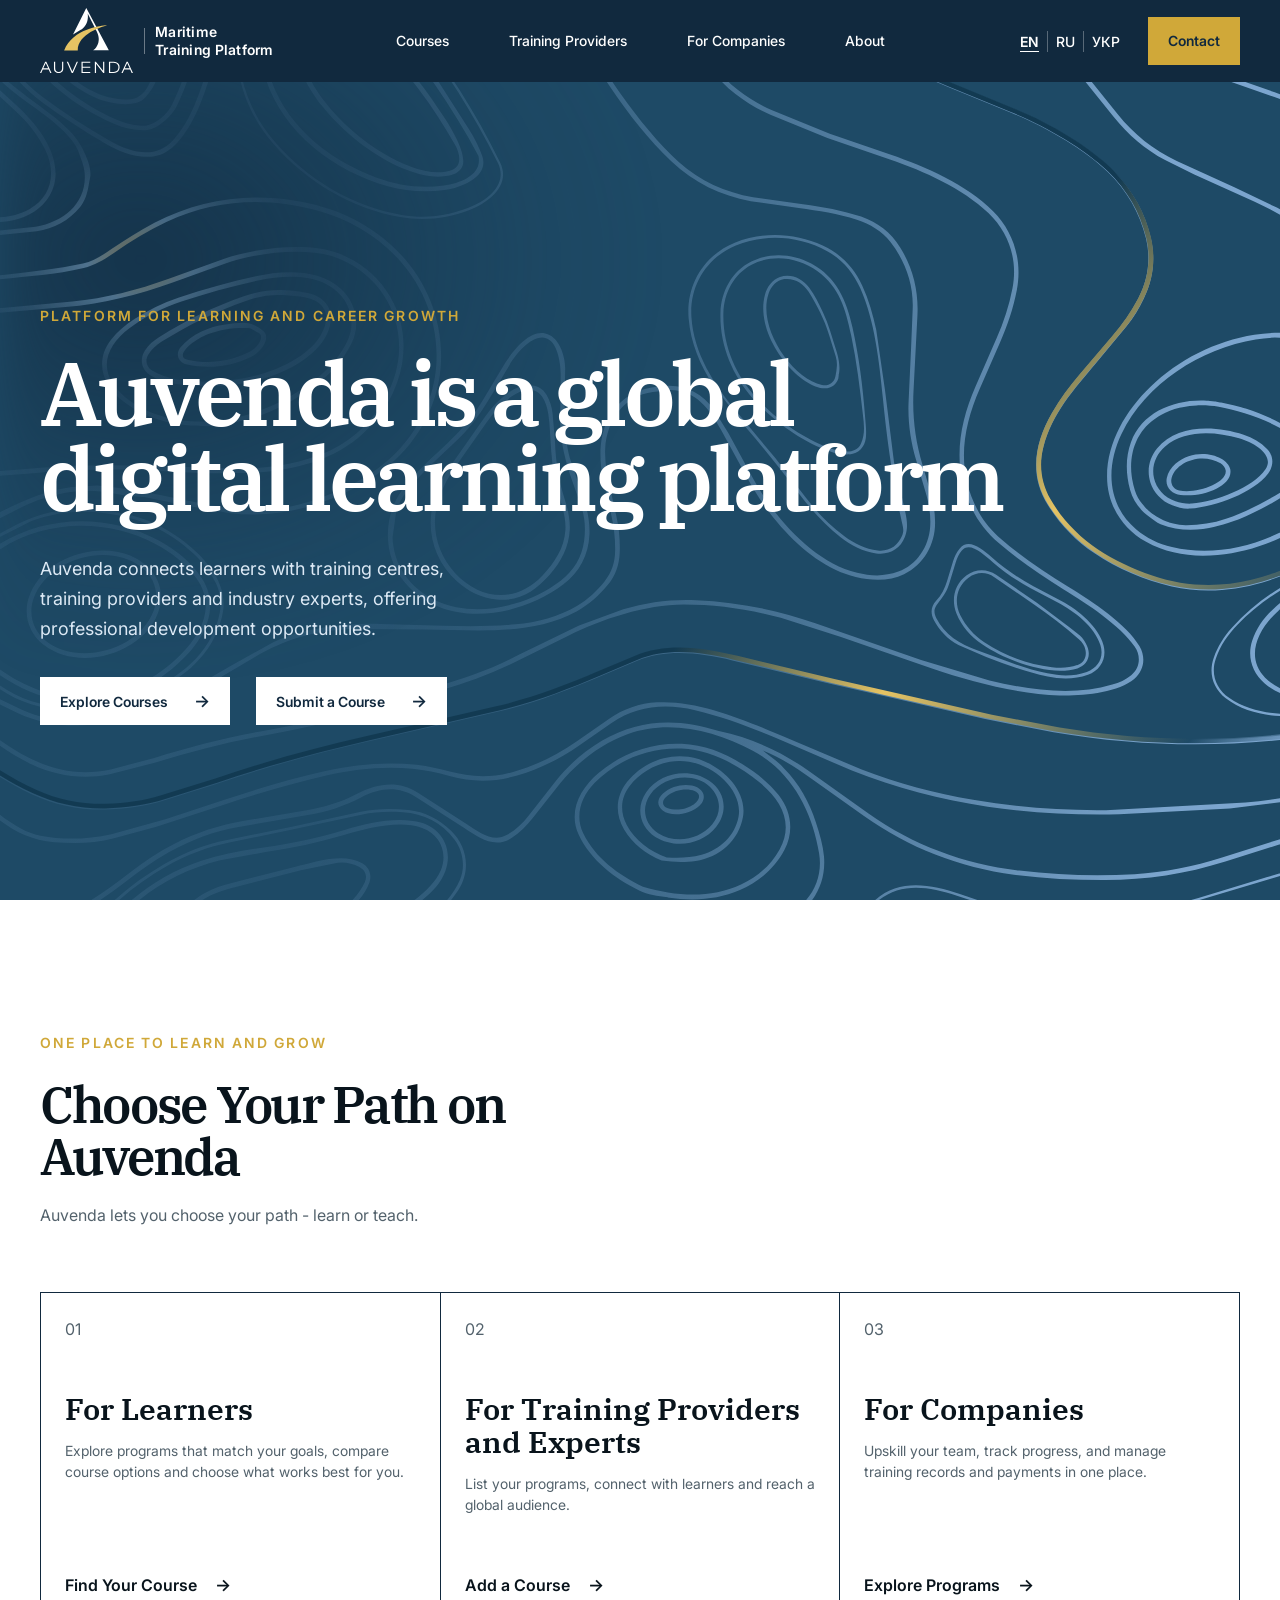
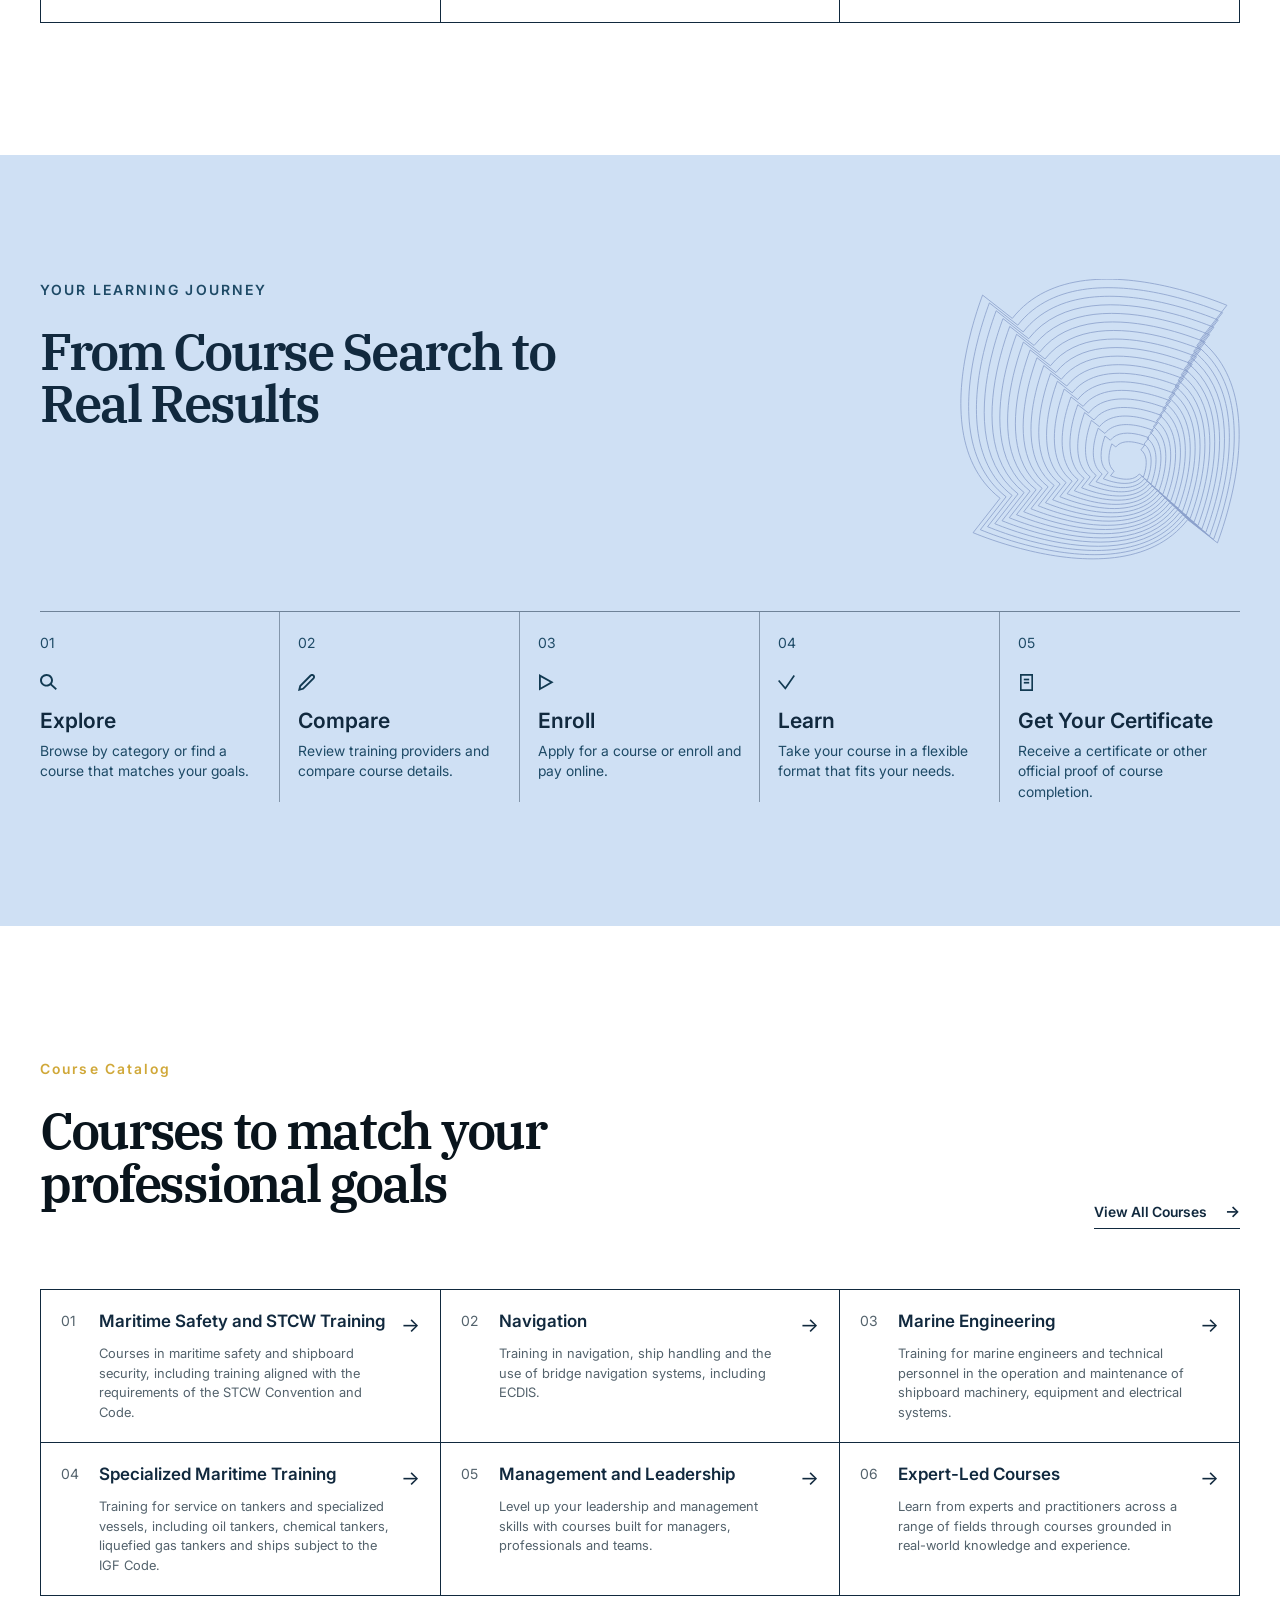
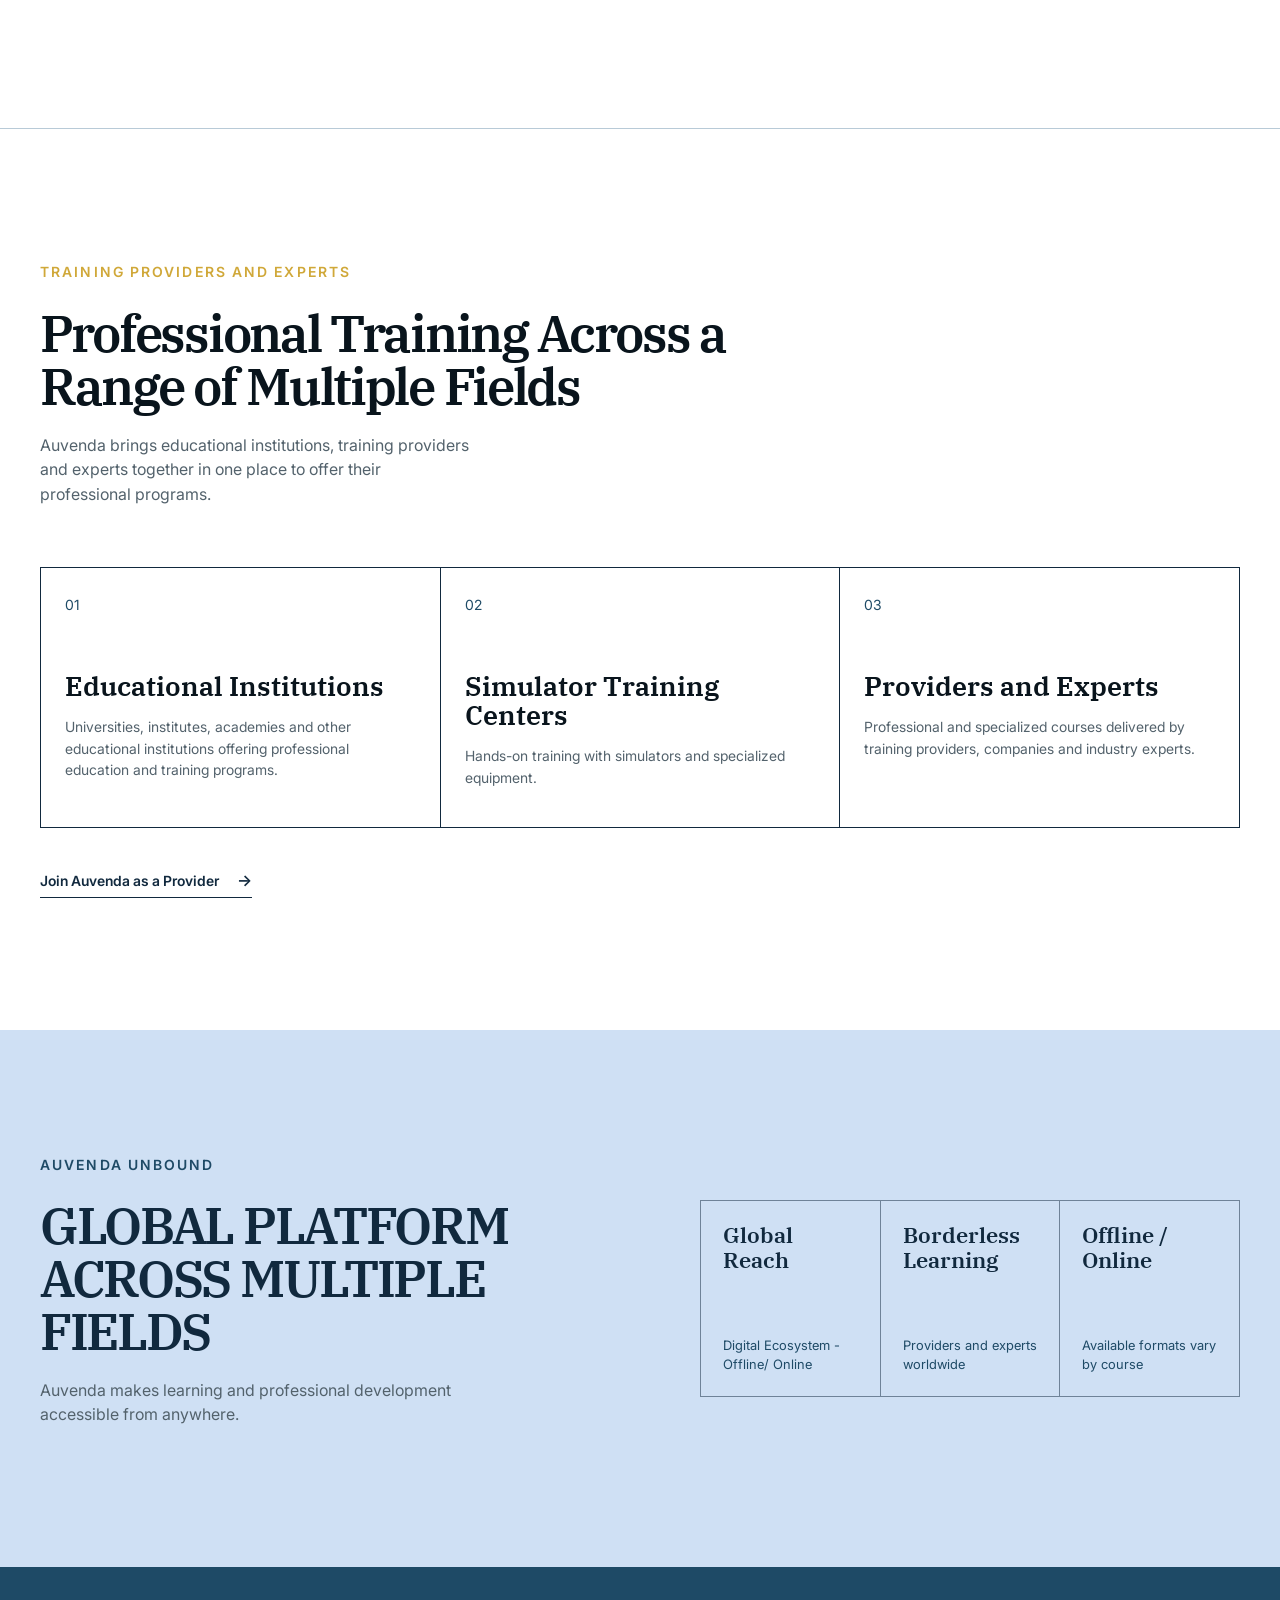
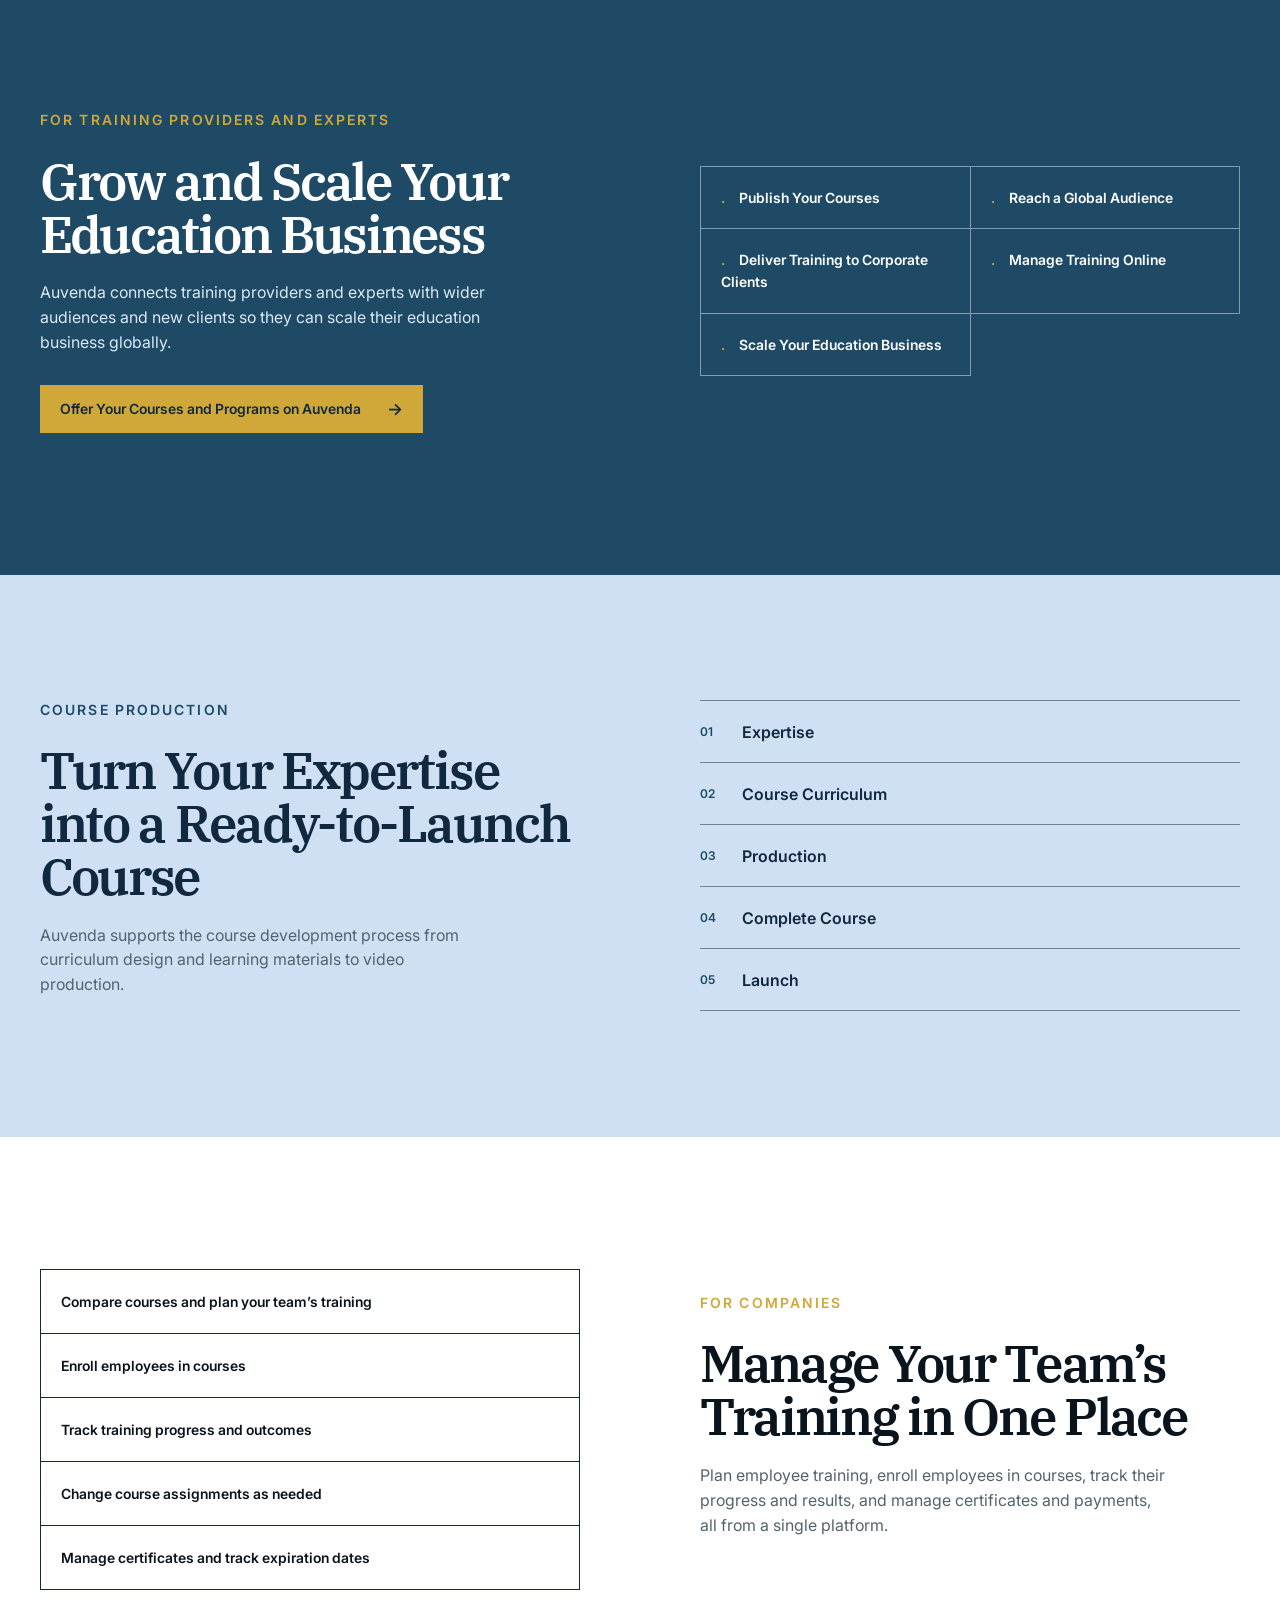
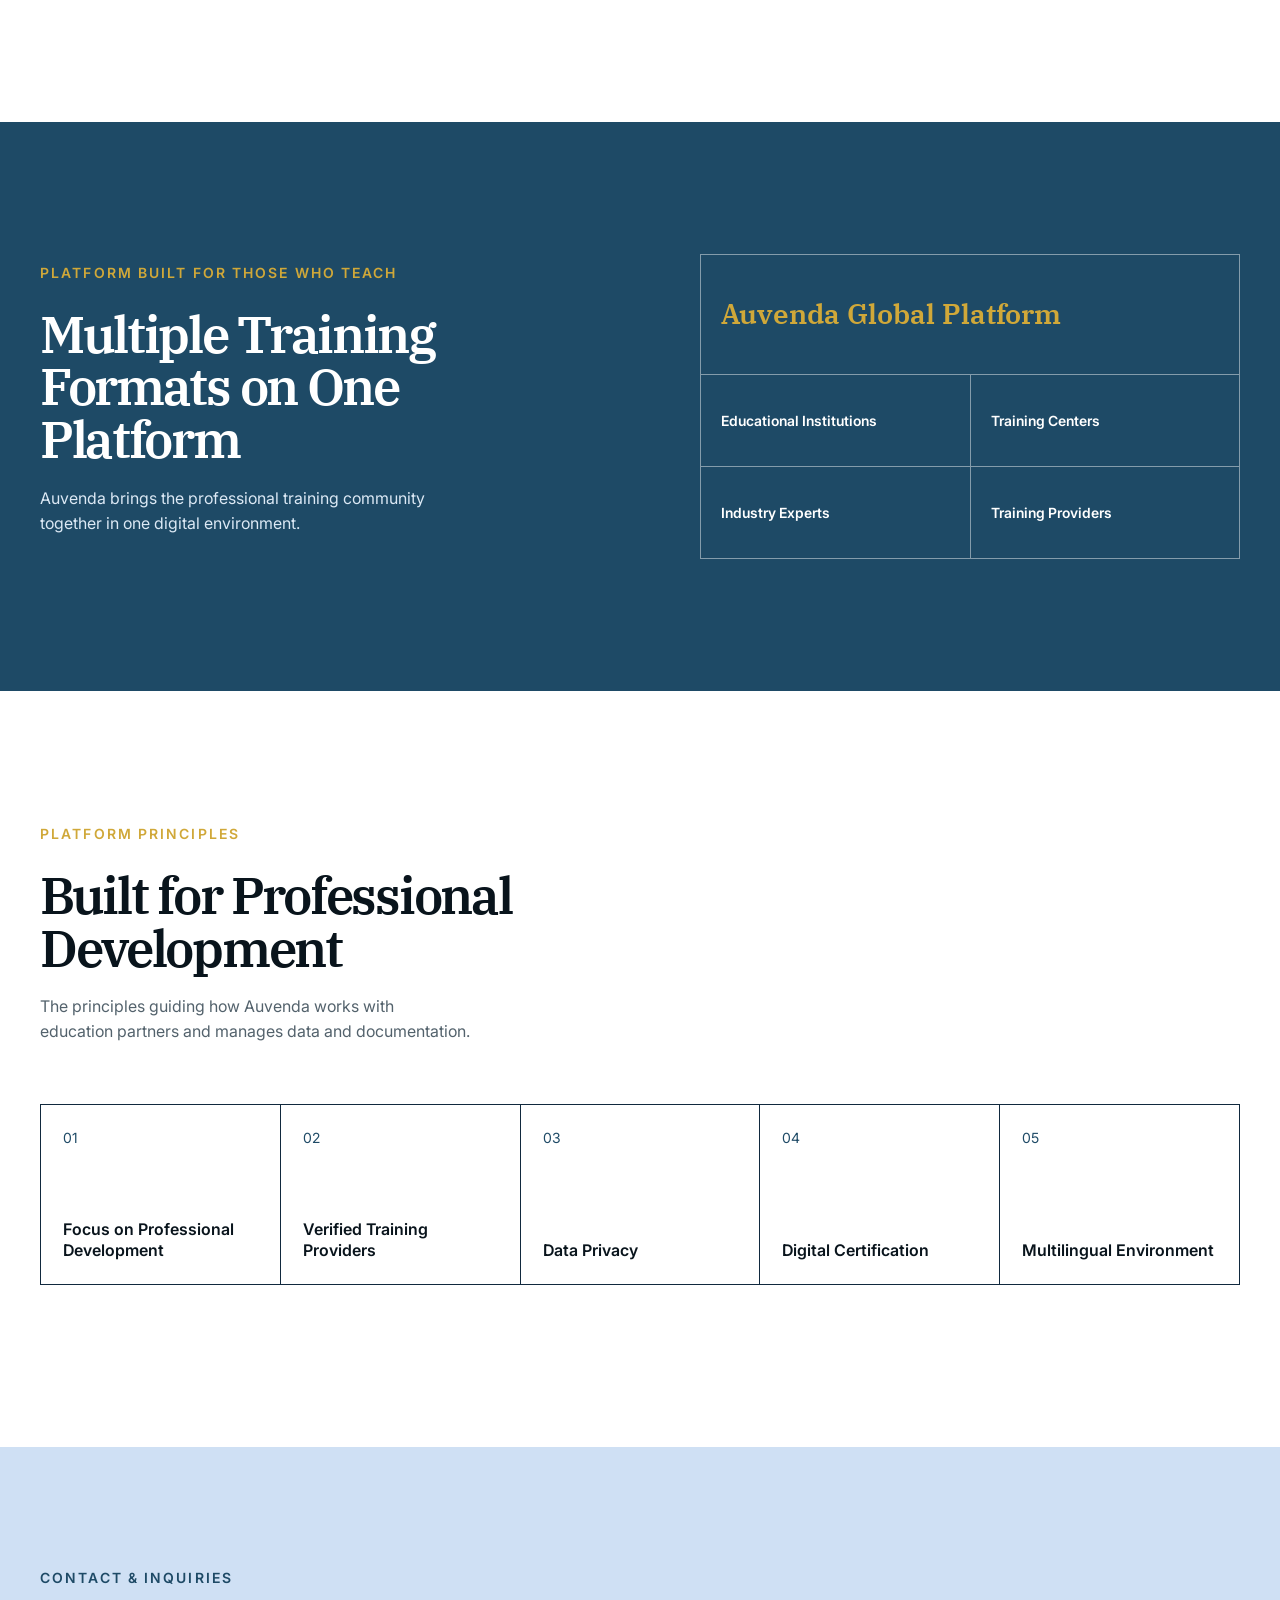
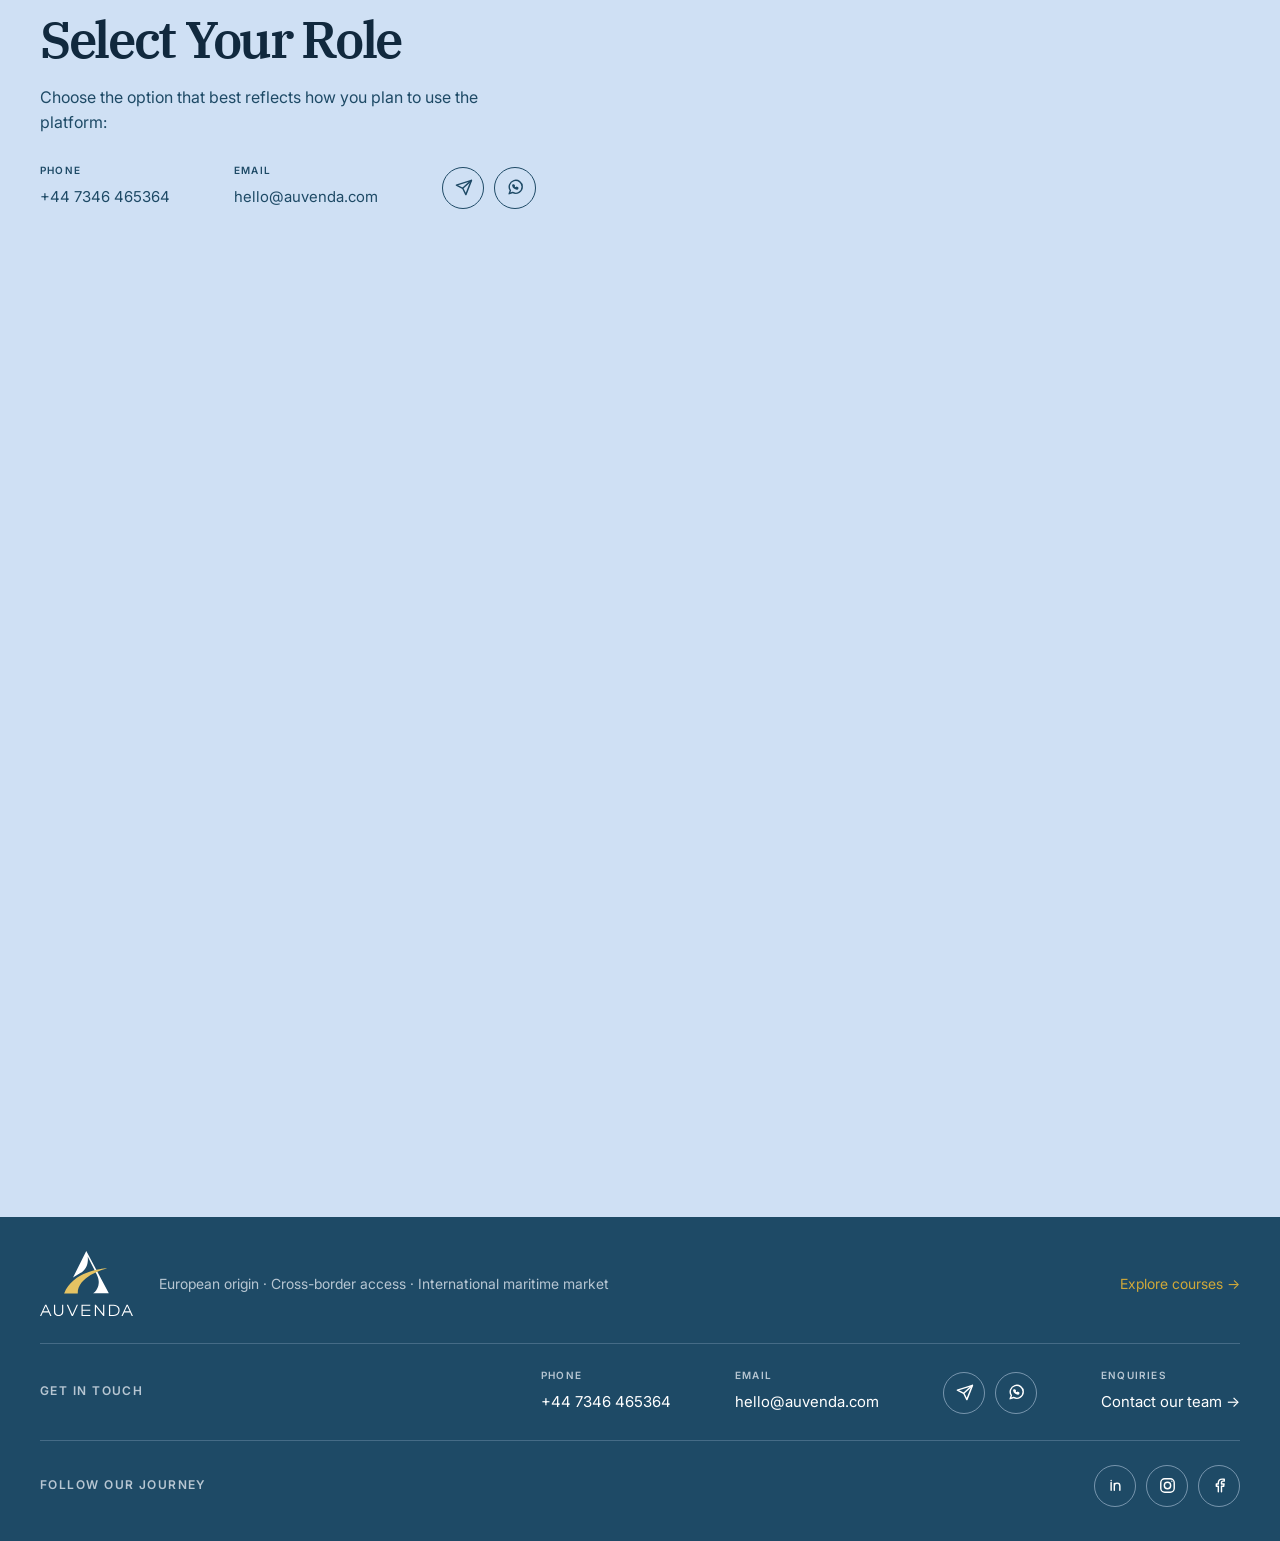
<file: index.html>
<!doctype html>
<html lang="en">

<head>
  <meta charset="utf-8">
  <meta name="viewport" content="width=device-width, initial-scale=1">
  <meta name="description" content="Auvenda connects learners with training centres, training providers and industry experts.">
  <title>Auvenda — Global Digital Learning Platform</title>
  <link rel="icon" href="assets/auvenida/favicon.svg" type="image/svg+xml">
  <link rel="stylesheet" href="brand-styles.css">
  <link rel="stylesheet" href="header.css">
  <script src="assets/js/hero-signal.js" defer></script>
  <script src="assets/js/orbit-module.js" defer></script>
</head>

<body>
  <a class="skip-link" href="#content">Skip to content</a>
  <header class="brand-header">
    <div class="container header-container">
      <a class="brand" href="#top" aria-label="Auvenda home">
        <picture class="brand-logo-picture">
          <source media="(max-width:900px)" srcset="assets/auvenida/logo–.svg">
          <img class="brand-logo" src="assets/auvenida/logo.svg" alt="Auvenda">
        </picture>
        <span class="brand-divider" aria-hidden="true"></span>
        <span class="brand-descriptor">Maritime<br>Training Platform</span>
      </a>
      <nav class="primary-menu desktop-nav" id="primary-menu" aria-label="Main navigation">
        <a href="courses.html#courses/all">Courses</a><a href="#providers">Training Providers</a><a
          href="#companies">For Companies</a><a href="#about">About</a>
      </nav>
      <div class="header-actions">
        <div class="language-switcher" aria-label="Language selector"><button class="active" type="button"
            aria-pressed="true" data-language="en">EN</button><button type="button" aria-pressed="false"
            data-language="ru">RU</button><button type="button" aria-pressed="false" data-language="uk">УКР</button>
        </div><a class="button button-gold header-contact desktop-contact" href="#contact">Contact</a><button
          class="menu-button menu-toggle" type="button" aria-label="Open navigation"
          aria-expanded="false"><span></span><span></span><span></span></button>
      </div>
    </div>
  </header>
  <main id="content">
    <section class="hero pattern-background" id="top">
      <div class="container hero-grid hero-grid-single">
        <div class="hero-copy">
          <p class="kicker">PLATFORM FOR LEARNING AND CAREER GROWTH</p>
          <h1>Auvenda is a global<br>digital learning platform</h1>
          <p class="hero-lead">Auvenda connects learners with training centres, training providers and industry
            experts, offering professional development opportunities.</p>
          <div class="actions">
            <a class="button button-light" href="courses.html#courses/all">Explore Courses <span>→</span></a>
            <a class="button button-light" href="#providers">Submit a Course <span>→</span></a>
          </div>
        </div>
      </div>
    </section>

    <section class="audiences section-light" id="about">
      <div class="container">
        <div class="section-intro">
          <p class="kicker">ONE PLACE TO LEARN AND GROW</p>
          <h2>Choose Your Path on Auvenda</h2>
          <p>Auvenda lets you choose your path - learn or teach.</p>
        </div>
        <div class="audience-grid">
          <a class="audience-card" href="#training"><span>01</span>
            <h3>For Learners</h3>
            <p>Explore programs that match your goals, compare course options and choose what works best for you.</p>
            <b>Find Your Course <i>→</i></b>
          </a>
          <a class="audience-card" href="#providers"><span>02</span>
            <h3>For Training Providers and Experts</h3>
            <p>List your programs, connect with learners and reach a global audience.</p><b>Add a Course <i>→</i></b>
          </a>
          <a class="audience-card" href="#companies"><span>03</span>
            <h3>For Companies</h3>
            <p>Upskill your team, track progress, and manage training records and payments in one place.</p>
            <b>Explore Programs <i>→</i></b>
          </a>
        </div>
      </div>
    </section>

    <section class="journey section-blue orbit-pattern" id="training">
      <div class="container">
        <div class="section-intro compact">
          <p class="kicker">YOUR LEARNING JOURNEY</p>
          <h2>From Course Search to Real Results</h2>
        </div>
        <ol class="journey-list">
          <li><span>01</span><img src="assets/auvenida/icons/find.svg" alt=""><b>Explore</b><small>Browse by category or
              find a course that matches your goals.</small></li>
          <li><span>02</span><img src="assets/auvenida/icons/enroll.svg" alt=""><b>Compare</b><small>Review training
              providers and compare course details.</small></li>
          <li><span>03</span><img src="assets/auvenida/icons/learn.svg" alt=""><b>Enroll</b><small>Apply for a course or
              enroll and pay online.</small></li>
          <li><span>04</span><img src="assets/auvenida/icons/assess.svg" alt=""><b>Learn</b><small>Take your course in a
              flexible format that fits your needs.</small></li>
          <li><span>05</span><img src="assets/auvenida/icons/certify.svg" alt=""><b>Get Your Certificate</b><small>Receive
              a certificate or other official proof of course completion.</small></li>
        </ol>
      </div>
    </section>

    <section class="directions section-light">
      <div class="container split-title">
        <div class="section-intro">
          <p class="kicker">Course Catalog</p>
          <h2>Courses to match your professional goals</h2>
        </div><a class="text-action dark-text" href="courses.html#courses/all">View All Courses <span>→</span></a>
      </div>
      <div class="container direction-grid">
        <a href="courses.html#courses/all"><span class="direction-number">01</span><span class="direction-copy"><strong>Maritime Safety and STCW Training</strong><small>Courses in maritime safety and shipboard security, including training aligned with the requirements of the STCW Convention and Code.</small></span><span class="direction-arrow">→</span></a>
        <a href="courses.html#courses/officers_navigation"><span class="direction-number">02</span><span class="direction-copy"><strong>Navigation</strong><small>Training in navigation, ship handling and the use of bridge navigation systems, including ECDIS.</small></span><span class="direction-arrow">→</span></a>
        <a href="courses.html#courses/officers_engineers"><span class="direction-number">03</span><span class="direction-copy"><strong>Marine Engineering</strong><small>Training for marine engineers and technical personnel in the operation and maintenance of shipboard machinery, equipment and electrical systems.</small></span><span class="direction-arrow">→</span></a>
        <a href="courses.html#courses/ship_types"><span class="direction-number">04</span><span class="direction-copy"><strong>Specialized Maritime Training</strong><small>Training for service on tankers and specialized vessels, including oil tankers, chemical tankers, liquefied gas tankers and ships subject to the IGF Code.</small></span><span class="direction-arrow">→</span></a>
        <a href="courses.html#courses/competence_upgrade"><span class="direction-number">05</span><span class="direction-copy"><strong>Management and Leadership</strong><small>Level up your leadership and management skills with courses built for managers, professionals and teams.</small></span><span class="direction-arrow">→</span></a>
        <a href="courses.html#courses/professional_technical"><span class="direction-number">06</span><span class="direction-copy"><strong>Expert-Led Courses</strong><small>Learn from experts and practitioners across a range of fields through courses grounded in real-world knowledge and experience.</small></span><span class="direction-arrow">→</span></a>
      </div>
    </section>

    <section class="education-providers section-light" id="education-providers">
      <div class="container">
        <div class="section-intro providers-intro">
          <p class="kicker">TRAINING PROVIDERS AND EXPERTS</p>
          <h2>Professional Training Across a Range of Multiple Fields</h2>
          <p>Auvenda brings educational institutions, training providers and experts together in one place to offer
            their professional programs.</p>
        </div>
        <div class="provider-types">
          <article><span>01</span>
            <h3>Educational Institutions</h3>
            <p>Universities, institutes, academies and other educational institutions offering professional education
              and training programs.</p>
          </article>
          <article><span>02</span>
            <h3>Simulator Training Centers</h3>
            <p>Hands-on training with simulators and specialized equipment.</p>
          </article>
          <article><span>03</span>
            <h3>Providers and Experts</h3>
            <p>Professional and specialized courses delivered by training providers, companies and industry experts.
            </p>
          </article>
        </div>
        <a class="text-action dark-text section-cta" href="#contact">Join Auvenda as a Provider <span>→</span></a>
      </div>
    </section>

    <section class="global-platform section-blue" id="markets">
      <div class="container global-grid">
        <div class="section-intro">
          <p class="kicker">AUVENDA UNBOUND</p>
          <h2>GLOBAL PLATFORM ACROSS MULTIPLE FIELDS</h2>
          <p>Auvenda makes learning and professional development accessible from anywhere.</p>
        </div>
        <dl class="global-facts">
          <div><dt>Global Reach</dt><dd>Digital Ecosystem - Offline/ Online</dd></div>
          <div><dt>Borderless Learning</dt><dd>Providers and experts worldwide</dd></div>
          <div><dt>Offline / Online</dt><dd>Available formats vary by course</dd></div>
        </dl>
      </div>
    </section>

    <section class="provider-section section-dark-base" id="providers">
      <div class="container provider-grid">
        <div>
          <p class="kicker">FOR TRAINING PROVIDERS AND EXPERTS</p>
          <h2>Grow and Scale Your Education Business</h2>
          <p class="body-copy">Auvenda connects training providers and experts with wider audiences and new clients so
            they can scale their education business globally.</p><a class="button button-gold" href="#contact">Offer
            Your Courses and Programs on Auvenda
            <span>→</span></a>
        </div>
        <ul>
          
          <li>Publish Your Courses</li>
          <li>Reach a Global Audience</li>
          <li>Deliver Training to Corporate Clients</li>
          <li>Manage Training Online</li>
          <li>Scale Your Education Business</li>
        </ul>
      </div>
    </section>

    <section class="course-production section-blue" id="course-production">
      <div class="container production-grid">
        <div class="section-intro">
          <p class="kicker">COURSE PRODUCTION</p>
          <h2>Turn Your Expertise into a Ready-to-Launch Course</h2>
          <p>Auvenda supports the course development process from curriculum design and learning materials to video
            production.</p>
        </div>
        <ol class="production-flow">
          <li>Expertise</li>
          <li>Course Curriculum</li>
          <li>Production</li>
          <li>Complete Course</li>
          <li>Launch</li>
        </ol>
      </div>
    </section>

    <section class="companies section-light" id="companies">
      <div class="container company-grid">
        <ul class="company-benefits">
          <li>Compare courses and plan your team’s training</li>
          <li>Enroll employees in courses</li>
          <li>Track training progress and outcomes</li>
          <li>Change course assignments as needed</li>
          <li>Manage certificates and track expiration dates</li>
        </ul>
        <div>
          <p class="kicker">FOR COMPANIES</p>
          <h2>Manage Your Team’s Training in One Place</h2>
          <p class="body-copy">Plan employee training, enroll employees in courses, track their progress and results,
            and manage certificates and payments, all from a single platform.</p>
        </div>
      </div>
    </section>

    <section class="platform-ecosystem section-dark-base" id="ecosystem">
      <div class="container ecosystem-grid">
        <div class="section-intro">
          <p class="kicker">PLATFORM BUILT FOR THOSE WHO TEACH</p>
          <h2>Multiple Training Formats on One Platform</h2>
          <p>Auvenda brings the professional training community together in one digital environment.</p>
        </div>
        <div class="ecosystem-map" aria-label="Auvenda platform ecosystem">
          <strong>Auvenda Global Platform</strong>
          <span>Educational Institutions</span>
          <span>Training Centers</span>
          <span>Industry Experts</span>
          <span>Training Providers</span>
        </div>
      </div>
    </section>

    <section class="platform-principles section-light" id="principles">
      <div class="container">
        <div class="section-intro">
          <p class="kicker">PLATFORM PRINCIPLES</p>
          <h2>Built for Professional Development</h2>
          <p>The principles guiding how Auvenda works with education partners and manages data and documentation.</p>
        </div>
        <ol class="principles-list">
          <li><span>01</span><strong>Focus on Professional Development</strong></li>
          <li><span>02</span><strong>Verified Training Providers</strong></li>
          <li><span>03</span><strong>Data Privacy</strong></li>
          <li><span>04</span><strong>Digital Certification</strong></li>
          <li><span>05</span><strong>Multilingual Environment</strong></li>
        </ol>
      </div>
    </section>

    <section class="contact section-blue" id="contact">
      <div class="container contact-grid">
        <div>
          <p class="kicker">CONTACT &amp; INQUIRIES</p>
          <h2>Select Your Role</h2>
          <p>Choose the option that best reflects how you plan to use the platform:</p>
          <div class="contact-channels">
            <a href="tel:+447346465364"><span>Phone</span>+44 7346 465364</a>
            <a href="mailto:hello@auvenda.com"><span>Email</span>hello@auvenda.com</a>
            <nav class="contact-channel-icons" aria-label="Messaging">
              <a href="https://t.me/+447346465364" target="_blank" rel="noopener noreferrer" aria-label="Telegram"><svg viewBox="0 0 24 24" aria-hidden="true"><path d="M22 3 11 13"/><path d="m22 3-7 18-4-8-8-4 19-6z"/></svg></a>
              <a href="https://wa.me/447346465364" target="_blank" rel="noopener noreferrer" aria-label="WhatsApp"><svg viewBox="0 0 24 24" aria-hidden="true"><path d="M20.5 11.2a8.2 8.2 0 0 1-12.2 7.1L4 19.8l1.5-4.1A8.2 8.2 0 1 1 20.5 11.2z"/><path d="M9.1 9.6c.2 1.2 1.9 2.9 3.1 3.1l.8-.8c.2-.2.4-.2.6 0l.9.3c.2.1.4.3.3.5v.6c0 .3-.2.5-.5.5A5.2 5.2 0 0 1 8.6 9.3c0-.3.2-.5.5-.5h.6c.2 0 .4.1.5.3l.3.9c0 .2 0 .4-.1.6z"/></svg></a>
            </nav>
          </div>
        </div>
        <div class="kommo-form-panel">
          <div id="auvenda-kommo-form" class="auvenda-kommo-form" aria-live="polite"></div>
        </div>
      </div>
    </section>
  </main>
  <footer>
    <div class="container footer-main"><a class="brand" href="#top">
        <picture class="brand-logo-picture">
          <source media="(max-width:900px)" srcset="assets/auvenida/logo–.svg"><img class="brand-logo"
            src="assets/auvenida/logo.svg" alt="Auvenda">
        </picture>
      </a><span>European origin · Cross-border access · International maritime market</span><a
        href="courses.html#courses/all">Explore courses →</a></div>
    <div class="container footer-contact-row">
      <p class="footer-row-label">Get in touch</p>
      <div class="footer-contacts">
        <div class="contact-channels contact-channels-dark">
          <a href="tel:+447346465364"><span>Phone</span>+44 7346 465364</a>
          <a href="mailto:hello@auvenda.com"><span>Email</span>hello@auvenda.com</a>
          <nav class="contact-channel-icons" aria-label="Messaging">
            <a href="https://t.me/+447346465364" target="_blank" rel="noopener noreferrer" aria-label="Telegram"><svg viewBox="0 0 24 24" aria-hidden="true"><path d="M22 3 11 13"/><path d="m22 3-7 18-4-8-8-4 19-6z"/></svg></a>
            <a href="https://wa.me/447346465364" target="_blank" rel="noopener noreferrer" aria-label="WhatsApp"><svg viewBox="0 0 24 24" aria-hidden="true"><path d="M20.5 11.2a8.2 8.2 0 0 1-12.2 7.1L4 19.8l1.5-4.1A8.2 8.2 0 1 1 20.5 11.2z"/><path d="M9.1 9.6c.2 1.2 1.9 2.9 3.1 3.1l.8-.8c.2-.2.4-.2.6 0l.9.3c.2.1.4.3.3.5v.6c0 .3-.2.5-.5.5A5.2 5.2 0 0 1 8.6 9.3c0-.3.2-.5.5-.5h.6c.2 0 .4.1.5.3l.3.9c0 .2 0 .4-.1.6z"/></svg></a>
          </nav>
        </div>
        <a href="#contact"><span>Enquiries</span>Contact our team →</a>
      </div>
    </div>
    <div class="container footer-social-row">
      <p class="footer-row-label">Follow our journey</p>
      <nav class="social-links" aria-label="Social media">
        <a href="#" aria-label="LinkedIn"><svg viewBox="0 0 24 24" aria-hidden="true">
            <path d="M6.5 8.25V18M6.5 5.75v.01M10.5 18v-5.5a3.5 3.5 0 0 1 7 0V18M10.5 9.5V18" />
          </svg></a>
        <a href="#" aria-label="Instagram"><svg viewBox="0 0 24 24" aria-hidden="true">
            <rect x="3.5" y="3.5" width="17" height="17" rx="5" />
            <circle cx="12" cy="12" r="4" />
            <path d="M17.5 6.5h.01" />
          </svg></a>
        <a href="#" aria-label="Facebook"><svg viewBox="0 0 24 24" aria-hidden="true">
            <path
              d="M14.5 20v-7h2.75l.5-3h-3.25V8.25c0-.87.43-1.75 1.8-1.75H18V4.1c-.9-.13-1.8-.2-2.7-.2-2.75 0-4.8 1.67-4.8 4.7V10H8v3h2.5v7" />
          </svg></a>
      </nav>
    </div>
  </footer>
  <script>
    const menuButton = document.querySelector('.menu-button');
    const navigation = document.querySelector('.brand-header nav');
    let lockedScrollPosition = 0;
    function setMobileMenu(open) {
      const isOpen = navigation.classList.contains('mobile-open');
      if (open === isOpen) return;
      navigation.classList.toggle('mobile-open', open);
      menuButton.setAttribute('aria-expanded', String(open));
      document.body.classList.toggle('mobile-menu-open', open);
      if (open) {
        lockedScrollPosition = window.scrollY;
        document.body.style.top = `-${lockedScrollPosition}px`;
      } else {
        document.body.style.top = '';
        window.scrollTo(0, lockedScrollPosition);
      }
    }
    menuButton.addEventListener('click', () => setMobileMenu(!navigation.classList.contains('mobile-open')));
    navigation.querySelectorAll('a').forEach(link => link.addEventListener('click', () => {
      setMobileMenu(false);
    }));
    const landingTranslations = { en: {} };
    const originalTextNodes = new WeakMap();
    const kommoForms = {
      ru: { id: '1726228', hash: 'f0a011db99ae4c851a42b33bbda168d8', locale: 'ru' },
      en: { id: '1726240', hash: '3b7a0e766e9cc6b13ad27e08a605d8c0', locale: 'en' },
      uk: { id: '1726244', hash: '21ff01186076a09554001e857340e63b', locale: 'uk' }
    };
    let activeKommoForm = '';

    function currentFormLanguage() {
      let language = String(window.AUVENDA_FORM_LANG || document.documentElement.lang || 'en').slice(0, 2).toLowerCase();
      if (language === 'ua') language = 'uk';
      return kommoForms[language] ? language : 'en';
    }

    window.auvendaMountKommoForm = function () {
      const root = document.getElementById('auvenda-kommo-form');
      if (!root) return;
      const language = currentFormLanguage();
      if (activeKommoForm === language) return;
      activeKommoForm = language;
      root.innerHTML = '';
      const form = kommoForms[language];
      window.amo_forms_params = {
        setMeta(params) { this.params = (this.params || []).concat([params]); }
      };
      window.amo_forms_load = function (loadedForm) {
        window.amo_forms_load.f = (window.amo_forms_load.f || []).concat([loadedForm]);
      };
      window.amo_forms_loaded = window.amo_forms_loaded || function (loadedForm, key) {
        window.amo_forms_loaded.f = (window.amo_forms_loaded.f || []).concat([[loadedForm, key]]);
      };
      window.amo_forms_load({ id: form.id, hash: form.hash, locale: form.locale });
      const script = document.createElement('script');
      script.id = `amoforms_script_${form.id}`;
      script.async = true;
      script.charset = 'utf-8';
      script.src = `https://forms.kommo.com/forms/assets/js/amoforms.js?t=${Date.now()}`;
      root.appendChild(script);
    };

    function storedLanguage() {
      try { return localStorage.getItem('maritime-platform-language') || 'en'; } catch { return 'en'; }
    }
    async function setLanguage(language) {
      if (!landingTranslations[language]) {
        const response = await fetch(`locales/${language}.json`);
        landingTranslations[language] = response.ok ? await response.json() : {};
      }
      const dictionary = landingTranslations[language];
      document.documentElement.lang = language;
      try { localStorage.setItem('maritime-platform-language', language); } catch { }
      document.querySelectorAll('.language-switcher button').forEach(item => {
        const active = item.dataset.language === language;
        item.classList.toggle('active', active); item.setAttribute('aria-pressed', String(active));
      });
      document.querySelectorAll('.language-switcher').forEach(switcher => {
        switcher.classList.remove('is-open');
        if (window.matchMedia('(max-width:900px)').matches) {
          const active = switcher.querySelector('button.active');
          if (active) switcher.prepend(active);
        }
      });
      const walker = document.createTreeWalker(document.body, NodeFilter.SHOW_TEXT, {
        acceptNode(node) {
          return node.nodeValue.trim() && !node.parentElement.closest('script, style') ? NodeFilter.FILTER_ACCEPT : NodeFilter.FILTER_REJECT;
        }
      });
      const nodes = [];
      while (walker.nextNode()) nodes.push(walker.currentNode);
      nodes.forEach(node => {
        if (!originalTextNodes.has(node)) originalTextNodes.set(node, node.nodeValue.trim().replace(/\s+/g, ' '));
        const source = originalTextNodes.get(node);
        const leading = node.nodeValue.match(/^\s*/)[0];
        const trailing = node.nodeValue.match(/\s*$/)[0];
        node.nodeValue = `${leading}${dictionary[source] || source}${trailing}`;
      });
      window.AUVENDA_FORM_LANG = language;
      window.auvendaMountKommoForm();
    }
    document.querySelectorAll('.language-switcher button').forEach(button => button.addEventListener('click', () => {
      const switcher = button.closest('.language-switcher');
      if (window.matchMedia('(max-width:900px)').matches && button.classList.contains('active')) {
        switcher.prepend(button);
        switcher.classList.toggle('is-open');
        return;
      }
      const language = button.dataset.language;
      setLanguage(language);
    }));

    setLanguage(storedLanguage());
  </script>
</body>

</html>
</file>
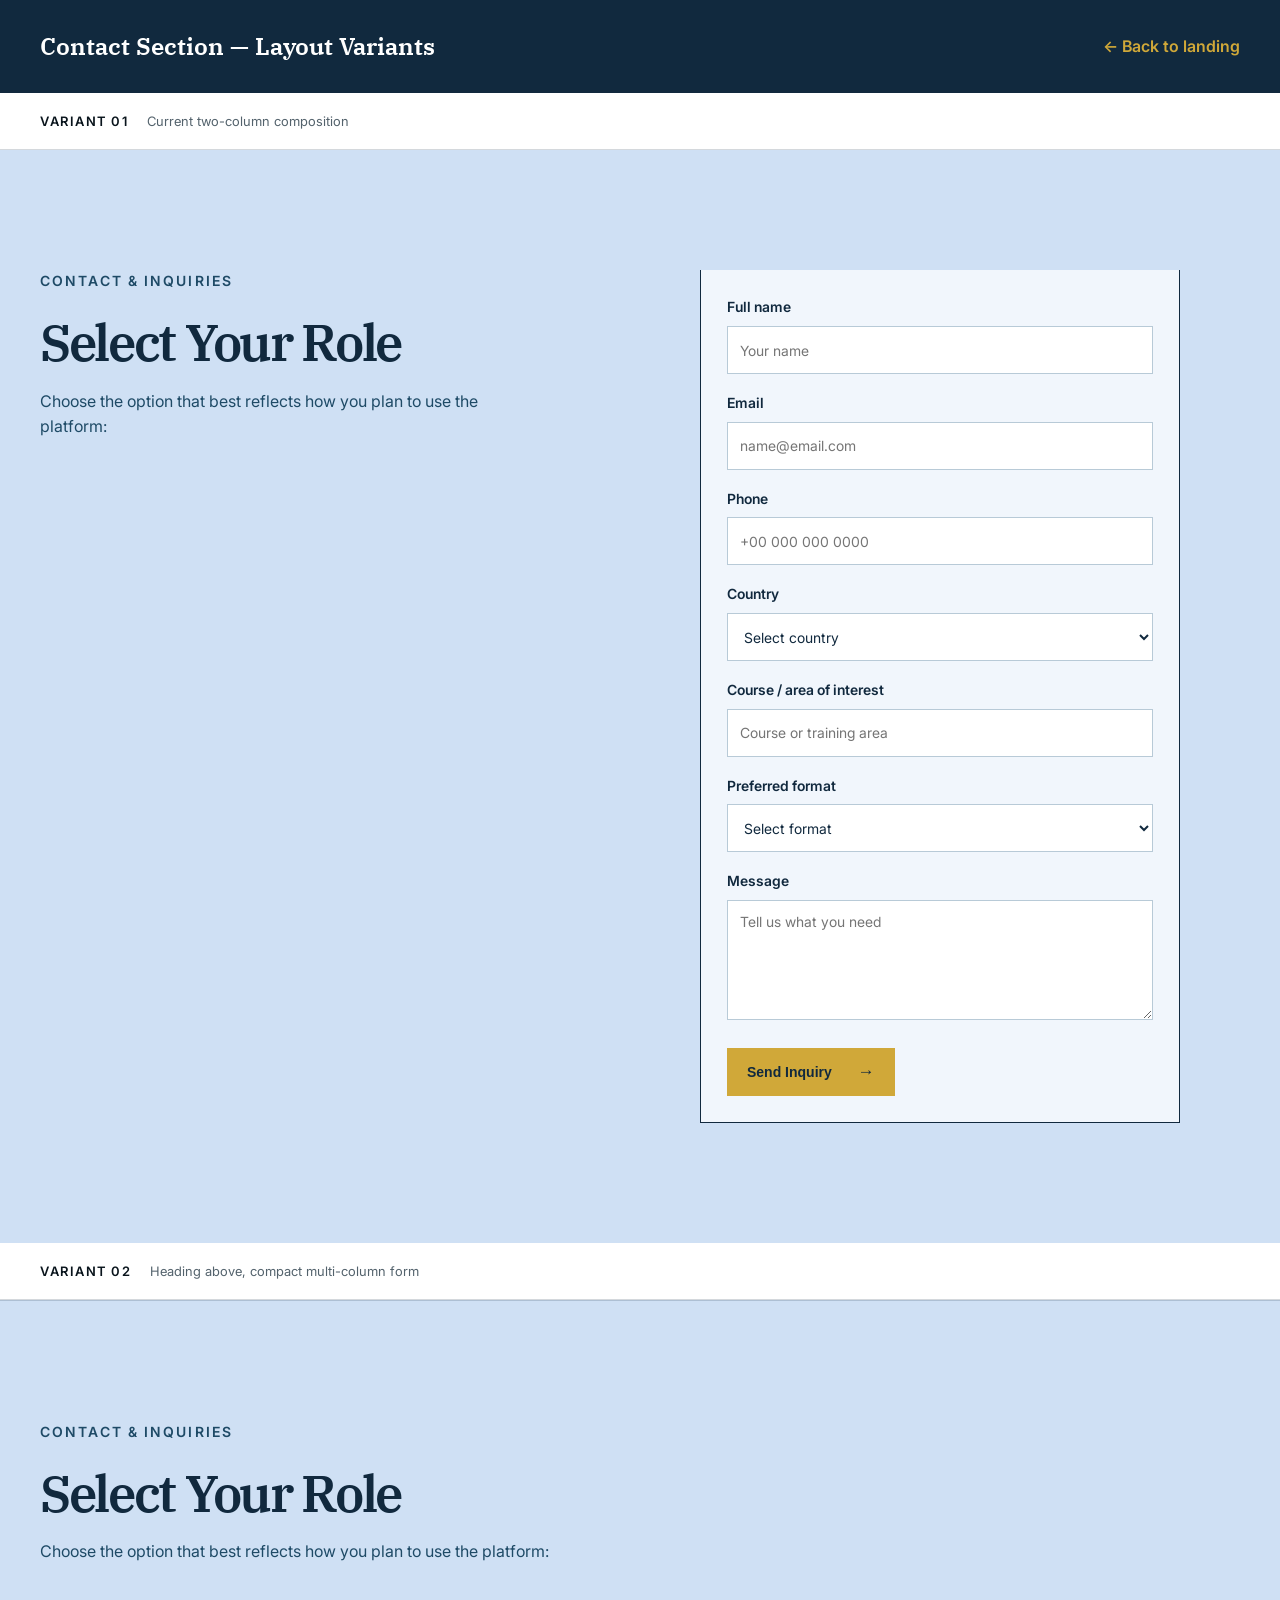
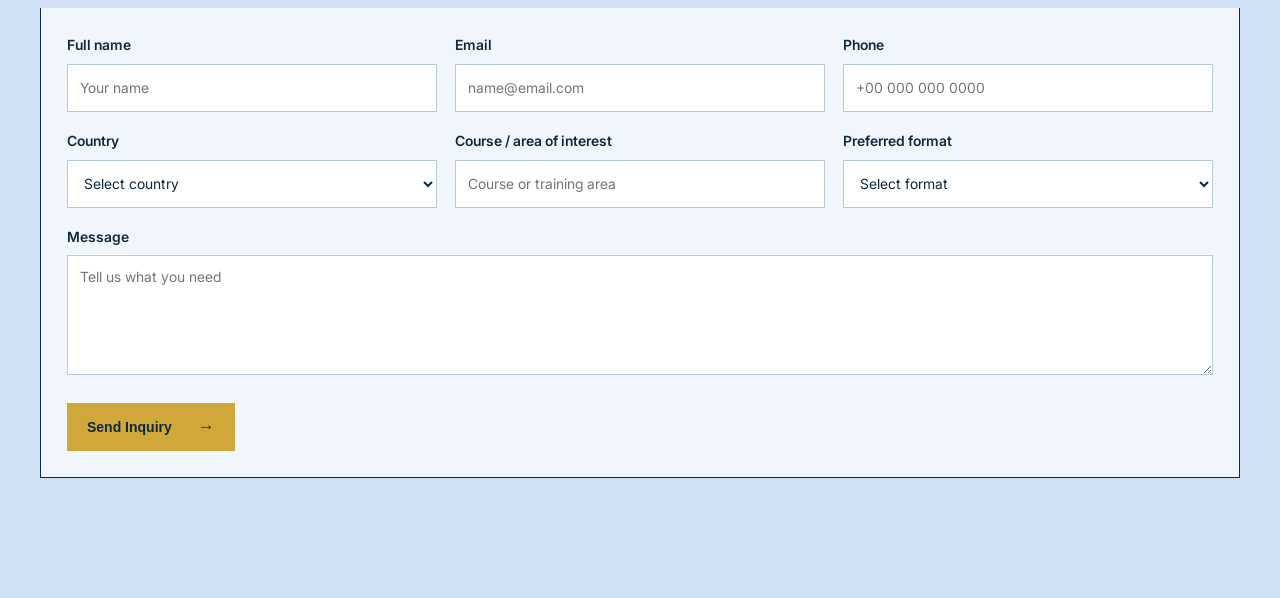
<file: contact-variants.html>
<!doctype html>
<html lang="en">
<head>
  <meta charset="utf-8">
  <meta name="viewport" content="width=device-width, initial-scale=1">
  <title>Auvenda — Contact Layout Variants</title>
  <link rel="icon" href="assets/auvenida/favicon.svg" type="image/svg+xml">
  <link rel="stylesheet" href="brand-styles.css">
  <style>
    body { background:#fff; }
    .variants-header { padding:28px 0; background:var(--navy); color:#fff; }
    .variants-header .container { display:flex; align-items:center; justify-content:space-between; gap:24px; }
    .variants-header strong { font-family:"IBM Plex Serif",Georgia,serif; font-size:24px; }
    .variants-header a { color:var(--gold); font-weight:600; }
    .variant-label { padding:18px 0; border-bottom:1px solid rgba(17,41,62,.18); background:#fff; }
    .variant-label .container { display:flex; align-items:center; gap:18px; }
    .variant-label b { font-size:13px; letter-spacing:.12em; text-transform:uppercase; }
    .variant-label span { color:var(--muted); font-size:13px; }
    .variant-contact-form { border:1px solid var(--navy); border-top:0; background:rgba(255,255,255,.72); padding:26px; }
    .variant-form-fields { display:grid; grid-template-columns:1fr; gap:18px; }
    .variant-contact-form label { margin:0; }
    .variant-contact-form input,.variant-contact-form select,.variant-contact-form textarea { margin-top:8px; width:100%; min-height:48px; }
    .variant-contact-form textarea { min-height:120px; resize:vertical; }
    .variant-contact-form .button { margin-top:22px; }
    .variant-contact-form--wide .variant-form-fields { grid-template-columns:repeat(3,minmax(0,1fr)); }
    .variant-contact-form--wide .message-field { grid-column:1 / -1; }
    .compact-form-panel { width:100%; max-width:none !important; }
    @media(max-width:1080px) { .variant-contact-form--wide .variant-form-fields { grid-template-columns:repeat(2,minmax(0,1fr)); } .variant-contact-form--wide .message-field { grid-column:1 / -1; } }
    @media(max-width:640px) { .variant-contact-form--wide .variant-form-fields { grid-template-columns:1fr; } .variant-contact-form--wide .message-field { grid-column:auto; } }
    @media(max-width:700px) {
      .variants-header .container,.variant-label .container { align-items:flex-start; flex-direction:column; }
    }
  </style>
</head>
<body>
  <header class="variants-header">
    <div class="container">
      <strong>Contact Section — Layout Variants</strong>
      <a href="index.html">← Back to landing</a>
    </div>
  </header>

  <div class="variant-label">
    <div class="container"><b>Variant 01</b><span>Current two-column composition</span></div>
  </div>
  <section class="contact contact-variant-original section-blue">
    <div class="container contact-grid">
      <div>
        <p class="kicker">CONTACT &amp; INQUIRIES</p>
        <h2>Select Your Role</h2>
        <p>Choose the option that best reflects how you plan to use the platform:</p>
      </div>
      <div class="kommo-form-panel">
        <form class="variant-contact-form">
            <div class="variant-form-fields">
              <label>Full name<input type="text" placeholder="Your name"></label>
              <label>Email<input type="email" placeholder="name@email.com"></label>
              <label>Phone<input type="tel" placeholder="+00 000 000 0000"></label>
              <label>Country<select><option>Select country</option><option>Ukraine</option><option>United Kingdom</option><option>Germany</option></select></label>
              <label>Course / area of interest<input type="text" placeholder="Course or training area"></label>
              <label>Preferred format<select><option>Select format</option><option>Online</option><option>Offline</option><option>Hybrid</option></select></label>
              <label class="message-field">Message<textarea rows="4" placeholder="Tell us what you need"></textarea></label>
            </div>
            <button class="button button-gold" type="button">Send Inquiry <span>→</span></button>
        </form>
      </div>
    </div>
  </section>

  <div class="variant-label">
    <div class="container"><b>Variant 02</b><span>Heading above, compact multi-column form</span></div>
  </div>
  <section class="contact contact-compact-demo section-blue">
    <div class="container contact-compact-layout">
      <div class="contact-compact-intro">
        <p class="kicker">CONTACT &amp; INQUIRIES</p>
        <h2>Select Your Role</h2>
        <p>Choose the option that best reflects how you plan to use the platform:</p>
      </div>
      <div class="kommo-form-panel compact-form-panel">
        <form class="variant-contact-form variant-contact-form--wide">
            <div class="variant-form-fields">
              <label>Full name<input type="text" placeholder="Your name"></label>
              <label>Email<input type="email" placeholder="name@email.com"></label>
              <label>Phone<input type="tel" placeholder="+00 000 000 0000"></label>
              <label>Country<select><option>Select country</option><option>Ukraine</option><option>United Kingdom</option><option>Germany</option></select></label>
              <label>Course / area of interest<input type="text" placeholder="Course or training area"></label>
              <label>Preferred format<select><option>Select format</option><option>Online</option><option>Offline</option><option>Hybrid</option></select></label>
              <label class="message-field">Message<textarea rows="4" placeholder="Tell us what you need"></textarea></label>
            </div>
            <button class="button button-gold" type="button">Send Inquiry <span>→</span></button>
        </form>
      </div>
    </div>
  </section>
</body>
</html>
</file>
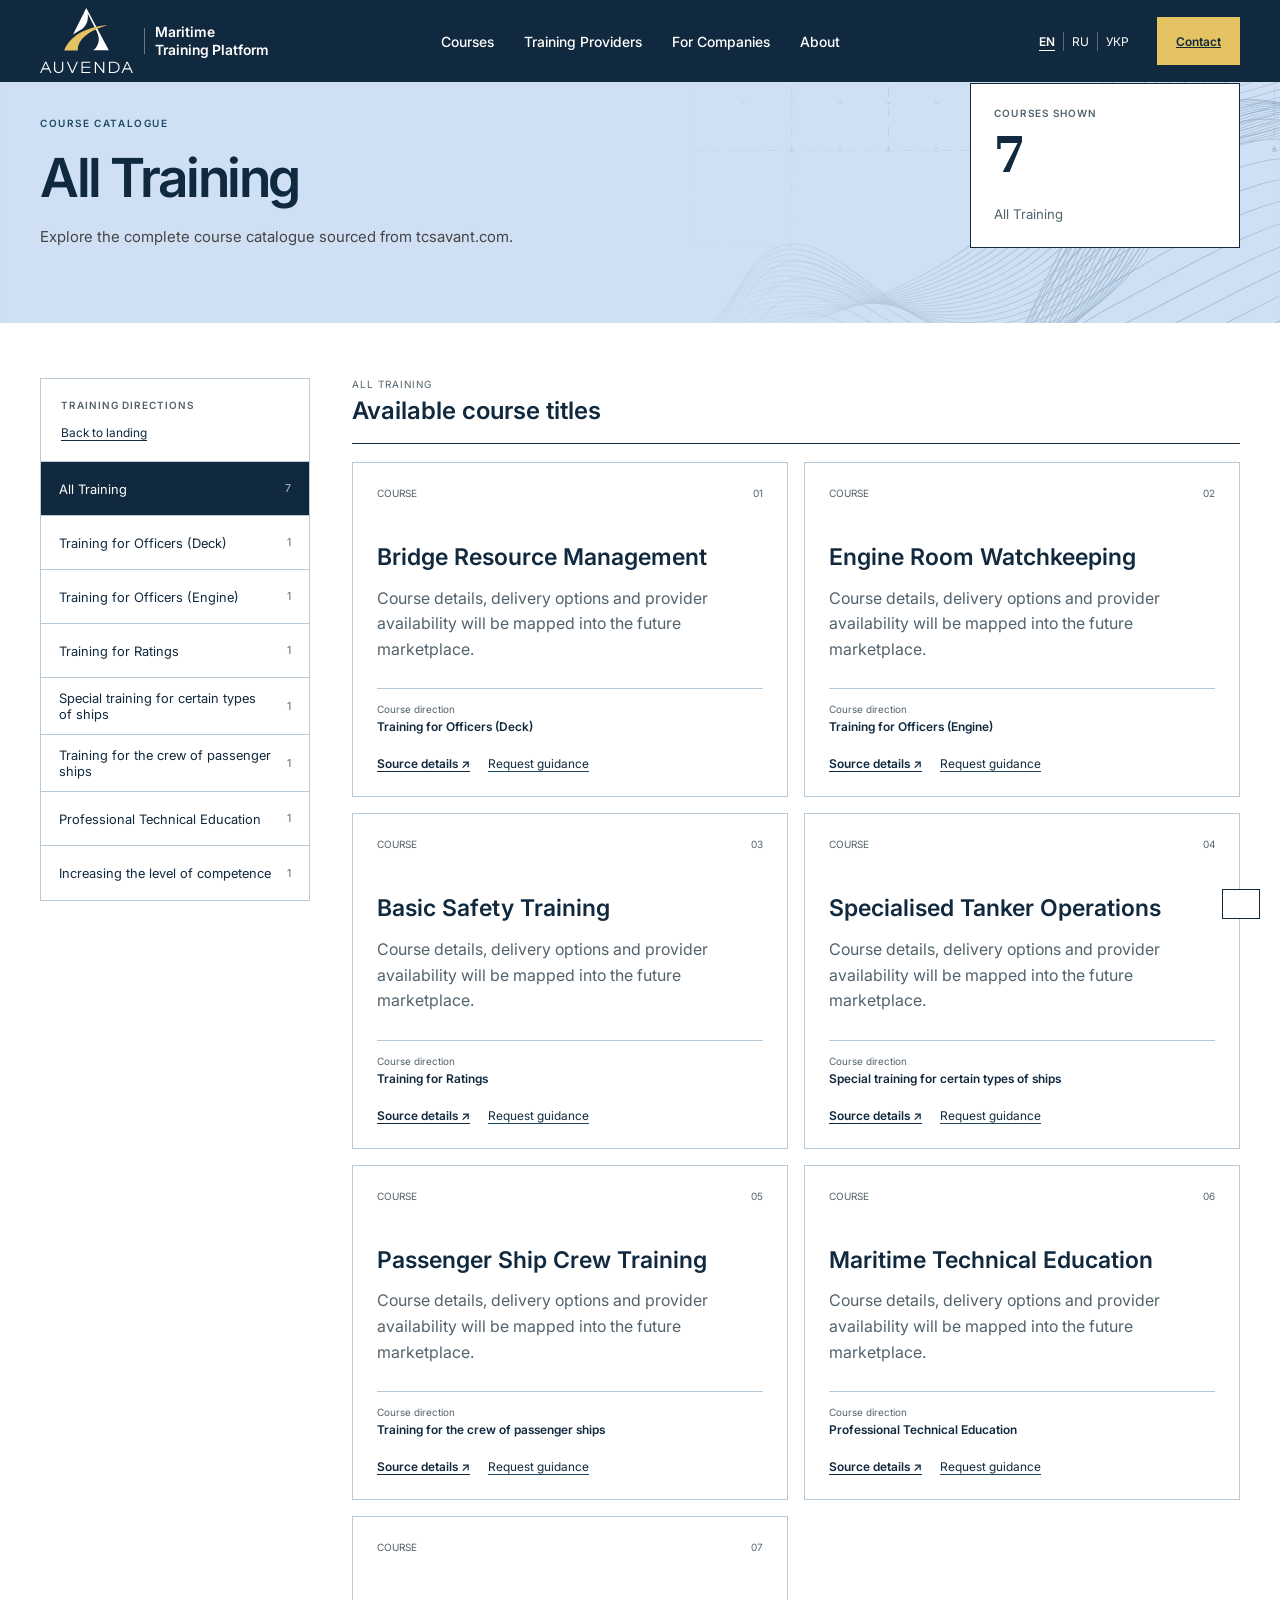
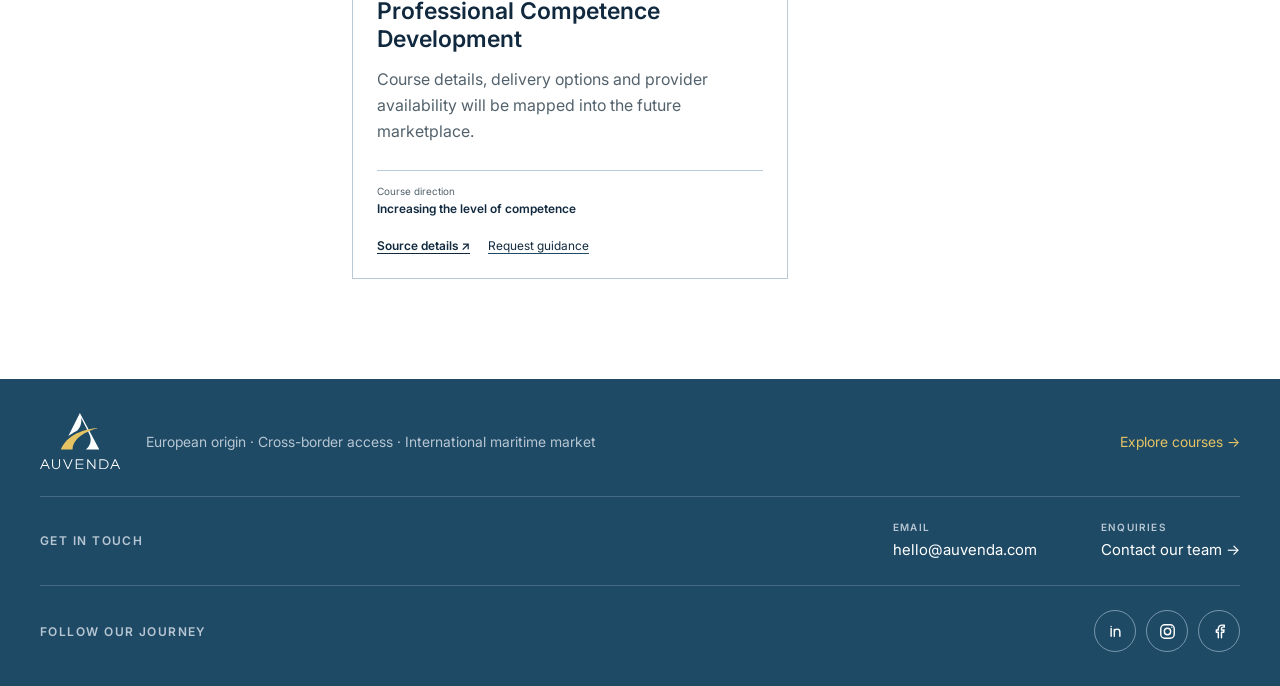
<file: courses.html>
<!doctype html>
<html lang="en">
<head>
  <meta charset="utf-8">
  <meta name="viewport" content="width=device-width, initial-scale=1">
  <meta name="description" content="A European maritime training platform connecting international learners, providers and shipping companies.">
  <link rel="icon" href="assets/auvenida/favicon.svg" type="image/svg+xml">
  <title>Auvenda — Course Catalogue</title>
  <link rel="stylesheet" href="styles.css">
  <link rel="stylesheet" href="header.css">
</head>
<body class="courses-page">
  <div class="site-shell">
    <a class="skip-link" href="#main-content">Skip to content</a>

    <header class="brand-header">
      <div class="container header-container">
        <a class="brand" href="index.html#top" aria-label="Auvenda home">
          <picture class="brand-logo-picture">
            <source media="(max-width:900px)" srcset="assets/auvenida/logo–.svg">
            <img class="brand-logo auvenda-logo" src="assets/auvenida/logo.svg" alt="Auvenda">
          </picture>
          <span class="brand-divider" aria-hidden="true"></span>
          <span class="brand-descriptor">Maritime<br>Training Platform</span>
        </a>

        <nav class="primary-menu desktop-nav" id="main-navigation" aria-label="Main navigation">
          <a href="#courses/all">Courses</a>
          <a href="index.html#providers">Training Providers</a>
          <a href="index.html#companies">For Companies</a>
          <a href="index.html#about">About</a>
        </nav>

        <div class="header-actions">
          <div class="language-switcher" aria-label="Language selector">
            <button class="active" type="button" aria-pressed="true" data-language="en">EN</button>
            <button type="button" aria-pressed="false" data-language="ru">RU</button>
            <button type="button" aria-pressed="false" data-language="uk">УКР</button>
          </div>
          <a class="button button-gold button-dark button-small header-contact desktop-contact" href="index.html#contact">Contact</a>
          <button class="menu-button menu-toggle" type="button" aria-label="Open navigation" aria-expanded="false" aria-controls="main-navigation"><span></span><span></span><span></span></button>
        </div>
      </div>
    </header>

    <main id="main-content">
      <section class="hero section-grid" id="hero">
        <div>
          <p class="eyebrow">EUROPE · MARITIME TRAINING PLATFORM</p>
          <h1>Maritime Training.<br>Connected.</h1>
          <p class="lead">A future platform connecting seafarers, maritime training providers and shipping companies across international markets.</p>
          <div class="button-row">
            <button class="button button-dark" type="button" data-scroll="courses">Explore Training <span>→</span></button>
            <button class="button button-light" type="button" data-audience="provider">Become a Training Partner</button>
          </div>
        </div>
        <div class="placeholder hero-placeholder" aria-label="Image placeholder">
          <span>CONNECTED MARITIME<br>TRAINING NETWORK</span>
        </div>
      </section>

      <section class="section" id="about">
        <div class="section-heading">
          <p class="eyebrow">WHO THE PLATFORM WILL SERVE</p>
          <h2>One Maritime Training Platform</h2>
          <p>Choose a path to explore the planned training journey.</p>
        </div>
        <div class="audience-grid">
          <article class="wire-card audience-card" tabindex="0" data-audience="seafarer">
            <span class="card-number">01</span>
            <h3>For Seafarers</h3>
            <p>Find professional maritime training, compare providers and plan your certification path.</p>
            <button class="text-link" type="button" data-audience="seafarer">Find Training →</button>
          </article>
          <article class="wire-card audience-card" tabindex="0" data-audience="provider">
            <span class="card-number">02</span>
            <h3>For Training Providers</h3>
            <p>Prepare to publish courses, manage learners and reach maritime professionals in new international markets.</p>
            <button class="text-link" type="button" data-audience="provider">Join Platform →</button>
          </article>
          <article class="wire-card audience-card" tabindex="0" data-audience="company">
            <span class="card-number">03</span>
            <h3>For Shipping Companies</h3>
            <p>Plan crew training, monitor completion and maintain visibility over certification.</p>
            <button class="text-link" type="button" data-audience="company">Learn More →</button>
          </article>
        </div>
      </section>

      <section class="section section-muted" id="journey">
        <div class="section-heading compact">
          <p class="eyebrow">A CLEAR TRAINING JOURNEY</p>
          <h2>How it works</h2>
        </div>
        <div class="steps" aria-label="Process steps">
          <div class="step"><span>01</span><strong>Find</strong><b>→</b></div>
          <div class="step"><span>02</span><strong>Enroll</strong><b>→</b></div>
          <div class="step"><span>03</span><strong>Learn</strong><b>→</b></div>
          <div class="step"><span>04</span><strong>Assess</strong><b>→</b></div>
          <div class="step"><span>05</span><strong>Certify</strong></div>
        </div>
      </section>

      <section class="section" id="courses">
        <div class="section-heading split-heading">
          <div>
            <p class="eyebrow">PLANNED COURSE CATALOGUE</p>
            <h2>Explore Training Directions</h2>
          </div>
          <button class="button button-light" type="button" data-category="all">View All Training →</button>
        </div>
        <div class="source-status" id="source-status" aria-live="polite">
          <span class="status-dot"></span>
          <span>Connecting to the tcsavant.com course catalogue…</span>
        </div>
        <div class="category-grid" id="category-grid" aria-busy="true">
          <div class="category-card category-skeleton" aria-hidden="true"></div>
          <div class="category-card category-skeleton" aria-hidden="true"></div>
          <div class="category-card category-skeleton" aria-hidden="true"></div>
          <div class="category-card category-skeleton" aria-hidden="true"></div>
          <div class="category-card category-skeleton" aria-hidden="true"></div>
          <div class="category-card category-skeleton" aria-hidden="true"></div>
          <div class="category-card category-skeleton" aria-hidden="true"></div>
        </div>
      </section>

      <section class="section section-muted" id="education-providers">
        <div class="section-heading split-heading">
          <div>
            <p class="eyebrow">EDUCATIONAL SERVICE PROVIDERS</p>
            <h2>Discover Training Providers</h2>
            <p>Explore the types of maritime academies and specialist training centres planned for the future platform.</p>
          </div>
          <button class="button button-light" type="button" data-audience="provider">Join as a Provider →</button>
        </div>
        <div class="provider-directory-grid">
          <article class="wire-card provider-directory-card" tabindex="0" data-provider="Maritime Academy">
            <div class="provider-card-placeholder">PROVIDER PROFILE<br>PLACEHOLDER</div>
            <span class="provider-type">ACADEMY · MULTI-DISCIPLINE</span>
            <h3>Maritime Academy</h3>
            <p>Safety, navigation and professional development programmes for seafarers.</p>
            <div class="provider-card-meta"><span>Europe / International</span><span>Profile concept</span></div>
            <button class="text-link" type="button" data-provider="Maritime Academy">View Provider Concept →</button>
          </article>
          <article class="wire-card provider-directory-card" tabindex="0" data-provider="Technical Training Centre">
            <div class="provider-card-placeholder">PROVIDER PROFILE<br>PLACEHOLDER</div>
            <span class="provider-type">TECHNICAL · ENGINEERING</span>
            <h3>Technical Training Centre</h3>
            <p>Engineering, machinery and operational training for maritime professionals.</p>
            <div class="provider-card-meta"><span>Europe / International</span><span>Profile concept</span></div>
            <button class="text-link" type="button" data-provider="Technical Training Centre">View Provider Concept →</button>
          </article>
          <article class="wire-card provider-directory-card" tabindex="0" data-provider="Safety Training Institute">
            <div class="provider-card-placeholder">PROVIDER PROFILE<br>PLACEHOLDER</div>
            <span class="provider-type">SAFETY · STCW-ORIENTED</span>
            <h3>Safety Training Institute</h3>
            <p>Planned access to practical safety, security and emergency response training.</p>
            <div class="provider-card-meta"><span>Europe / International</span><span>Profile concept</span></div>
            <button class="text-link" type="button" data-provider="Safety Training Institute">View Provider Concept →</button>
          </article>
        </div>
      </section>

      <section class="section section-grid regional-section" id="markets">
        <div class="placeholder" aria-label="Image placeholder">
          <span>IMAGE PLACEHOLDER</span>
          <strong>Europe to international maritime markets</strong>
        </div>
        <div>
          <p class="eyebrow">EUROPE · CROSS-BORDER · INTERNATIONAL</p>
          <h2>European Expertise. Global Connections.</h2>
          <p class="body-copy">The concept starts in Europe and is being shaped to connect maritime professionals, training providers and shipping companies across global maritime markets.</p>
          <div class="metric-row">
            <div><strong>Europe</strong><span>Platform origin</span></div>
            <div><strong>Cross-border</strong><span>Market connection</span></div>
            <div><strong>International</strong><span>Future network</span></div>
          </div>
        </div>
      </section>

      <section class="section section-dark" id="providers">
        <div class="two-column-content">
          <div>
            <p class="eyebrow">FOR TRAINING PROVIDERS</p>
            <h2>Bring Your Maritime Training Online</h2>
            <p>Connect your centre to a wider market while keeping control of your courses and learners.</p>
            <button class="button button-inverse" type="button" data-audience="provider">Become a Training Partner →</button>
            <p class="supporting-note">Currently speaking with selected maritime training providers in Europe and international markets.</p>
          </div>
          <ul class="benefit-list">
            <li><span>□</span>Publish courses</li>
            <li><span>□</span>Manage students</li>
            <li><span>□</span>Deliver learning materials</li>
            <li><span>□</span>Track progress</li>
            <li><span>□</span>Conduct assessments</li>
            <li><span>□</span>Issue certificates</li>
          </ul>
        </div>
      </section>

      <section class="section" id="companies">
        <div class="two-column-content company-section">
          <div>
            <p class="eyebrow">FOR SHIPPING COMPANIES</p>
            <h2>Manage Crew Training in One Place</h2>
            <p class="body-copy">Source suitable courses, coordinate group enrolments and maintain a clearer view of crew training status.</p>
            <button class="button button-dark" type="button" data-audience="company">Discuss Corporate Training →</button>
            <p class="supporting-note">Corporate training tools are being developed with future industry partners.</p>
          </div>
          <div class="steps steps-vertical" aria-label="Process steps">
            <div class="step"><span>01</span><strong>Find Training</strong><b>↓</b></div>
            <div class="step"><span>02</span><strong>Enroll Crew</strong><b>↓</b></div>
            <div class="step"><span>03</span><strong>Track Training</strong><b>↓</b></div>
            <div class="step"><span>04</span><strong>Manage Certificates</strong></div>
          </div>
        </div>
      </section>

      <section class="section section-muted" id="ecosystem">
        <div class="section-heading">
          <p class="eyebrow">PLATFORM ECOSYSTEM</p>
          <h2>More Than a Course Marketplace</h2>
          <p>One planned digital environment connecting training, learning, assessment and certification.</p>
        </div>
        <div class="ecosystem" aria-label="Platform ecosystem relationships">
          <div class="ecosystem-side"><div>Seafarers</div><div>Crew Managers</div></div>
          <div class="ecosystem-lines" aria-hidden="true"><span>→</span><span>←</span></div>
          <div class="ecosystem-core">Maritime Training<br>Platform</div>
          <div class="ecosystem-lines" aria-hidden="true"><span>←</span><span>→</span></div>
          <div class="ecosystem-side"><div>Training Providers</div><div>Shipping Companies</div></div>
        </div>
        <div class="ecosystem-flow" aria-label="Platform journey">Courses <span>→</span> Enrollment <span>→</span> Learning <span>→</span> Assessment <span>→</span> Certification</div>
      </section>

      <section class="section trust-section" id="principles">
        <div class="section-heading compact">
          <p class="eyebrow">PLATFORM PRINCIPLES</p>
          <h2>Designed for Professional Maritime Training</h2>
        </div>
        <div class="trust-grid">
          <div><span>01</span><strong>STCW-oriented Structure</strong></div>
          <div><span>02</span><strong>Provider Verification</strong></div>
          <div><span>03</span><strong>Secure Training Records</strong></div>
          <div><span>04</span><strong>Digital Certification</strong></div>
          <div><span>05</span><strong>Multi-language Experience</strong></div>
        </div>
      </section>

      <section class="section final-contact" id="contact">
        <div class="contact-intro">
          <p class="eyebrow">START A CONVERSATION</p>
          <h2>Find the right next step.</h2>
          <p class="body-copy">Tell us whether you need training, provide courses or manage crew development.</p>
          <div class="intent-links" aria-label="Contact options">
            <button type="button" data-audience="seafarer"><span>I Need Training</span><strong>Find Training →</strong></button>
            <button type="button" data-audience="provider"><span>I Provide Training</span><strong>Join Platform →</strong></button>
            <button type="button" data-audience="company"><span>I Manage Crews</span><strong>Contact Us →</strong></button>
          </div>
        </div>

        <form class="form-panel compact-form" id="lead-form">
          <fieldset class="audience-tabs">
            <legend>I am a...</legend>
            <div>
              <button class="active" type="button" aria-pressed="true" data-form-audience="seafarer">Seafarer</button>
              <button type="button" aria-pressed="false" data-form-audience="provider">Training Provider</button>
              <button type="button" aria-pressed="false" data-form-audience="company">Shipping Company</button>
            </div>
          </fieldset>
          <div class="form-heading"><span id="form-kicker">Seafarer enquiry</span><strong id="form-title">Find suitable training</strong></div>
          <div id="dynamic-fields"></div>
          <label class="consent"><input required type="checkbox"> <span>I agree to be contacted about this enquiry. <small>(No data is stored.)</small></span></label>
          <button class="button button-dark form-submit" type="submit" id="form-submit">Request Training Guidance →</button>
        </form>
      </section>

      <section class="catalogue-page" id="catalogue-page" aria-labelledby="catalogue-title">
        <div class="catalogue-hero">
          <div class="site-container catalogue-hero-inner">
          <div class="catalogue-breadcrumbs" aria-label="Breadcrumb">
            <button type="button" data-catalogue-home>Home</button>
            <span>→</span>
            <button type="button" data-catalogue-all>Training Directions</button>
            <span>→</span>
            <strong id="catalogue-breadcrumb-current">All Training</strong>
          </div>
          <div>
            <p class="eyebrow">COURSE CATALOGUE</p>
            <h1 id="catalogue-title">All Training</h1>
            <p class="lead" id="catalogue-description">Live course titles are loaded from tcsavant.com. Marketplace details remain placeholders.</p>
          </div>
            <div class="catalogue-summary"><div><span>COURSES SHOWN</span><strong id="catalogue-count">—</strong><small id="catalogue-source-label">All Training</small></div></div>
          </div>
        </div>

        <div class="site-container catalogue-body">
          <div class="catalogue-filter">
            <button class="catalogue-filter-toggle" type="button" aria-expanded="false" aria-controls="catalogue-category-panel">
              <span>Training directions</span><strong id="catalogue-filter-current">All Training</strong><i aria-hidden="true"></i>
            </button>
            <aside class="catalogue-sidebar" id="catalogue-category-panel" aria-label="Course directions">
              <div class="catalogue-sidebar-heading">
                <span>TRAINING DIRECTIONS</span>
                <button type="button" data-catalogue-close>Back to landing</button>
              </div>
              <div id="catalogue-category-nav"></div>
            </aside>
          </div>

          <div class="catalogue-results">
            <div class="catalogue-results-heading">
              <div>
                <span id="catalogue-results-kicker">SELECTED DIRECTION</span>
                <strong id="catalogue-results-title">All Training</strong>
              </div>
            </div>
            <div class="course-results-grid" id="course-results-grid" aria-live="polite" aria-busy="true"></div>
            <button class="button button-light catalogue-more" type="button" id="catalogue-more" hidden>Show More Courses →</button>
          </div>
        </div>
      </section>
    </main>

    <footer class="site-footer">
      <div class="site-container site-footer-inner">
        <div class="footer-main">
          <a class="footer-logo" href="index.html#top"><picture class="brand-logo-picture"><source media="(max-width:900px)" srcset="assets/auvenida/logo–.svg"><img class="brand-logo auvenda-logo" src="assets/auvenida/logo.svg" alt="Auvenda"></picture></a>
          <span>European origin · Cross-border access · International maritime market</span>
          <a href="#courses/all">Explore courses →</a>
        </div>
        <div class="footer-contact-row">
          <p class="footer-row-label">Get in touch</p>
          <div class="footer-contacts">
            <a href="mailto:hello@auvenda.com"><span>Email</span>hello@auvenda.com</a>
            <a href="index.html#contact"><span>Enquiries</span>Contact our team →</a>
          </div>
        </div>
        <div class="footer-social-row">
          <p class="footer-row-label">Follow our journey</p>
          <nav class="social-links" aria-label="Social media">
            <a href="#" aria-label="LinkedIn"><svg viewBox="0 0 24 24" aria-hidden="true"><path d="M6.5 8.25V18M6.5 5.75v.01M10.5 18v-5.5a3.5 3.5 0 0 1 7 0V18M10.5 9.5V18"/></svg></a>
            <a href="#" aria-label="Instagram"><svg viewBox="0 0 24 24" aria-hidden="true"><rect x="3.5" y="3.5" width="17" height="17" rx="5"/><circle cx="12" cy="12" r="4"/><path d="M17.5 6.5h.01"/></svg></a>
            <a href="#" aria-label="Facebook"><svg viewBox="0 0 24 24" aria-hidden="true"><path d="M14.5 20v-7h2.75l.5-3h-3.25V8.25c0-.87.43-1.75 1.8-1.75H18V4.1c-.9-.13-1.8-.2-2.7-.2-2.75 0-4.8 1.67-4.8 4.7V10H8v3h2.5v7"/></svg></a>
          </nav>
        </div>
      </div>
    </footer>
  </div>

  <dialog class="course-dialog" id="course-dialog" aria-labelledby="dialog-title">
    <div class="dialog-heading">
      <span id="dialog-kicker">PROVIDER PROFILE · CONCEPT PREVIEW</span>
      <button type="button" data-close-dialog aria-label="Close course preview">Close</button>
    </div>
    <h2 id="dialog-title">Training Provider</h2>
    <p id="dialog-body">This catalogue is part of the future platform concept. Course availability, providers and certification conditions will be confirmed before launch.</p>
    <button class="button button-dark" type="button" data-dialog-enquiry id="dialog-enquiry">Request Training Guidance →</button>
  </dialog>

  <div class="toast" role="status" aria-live="polite" aria-atomic="true"></div>
  <script src="script.js"></script>
</body>
</html>
</file>
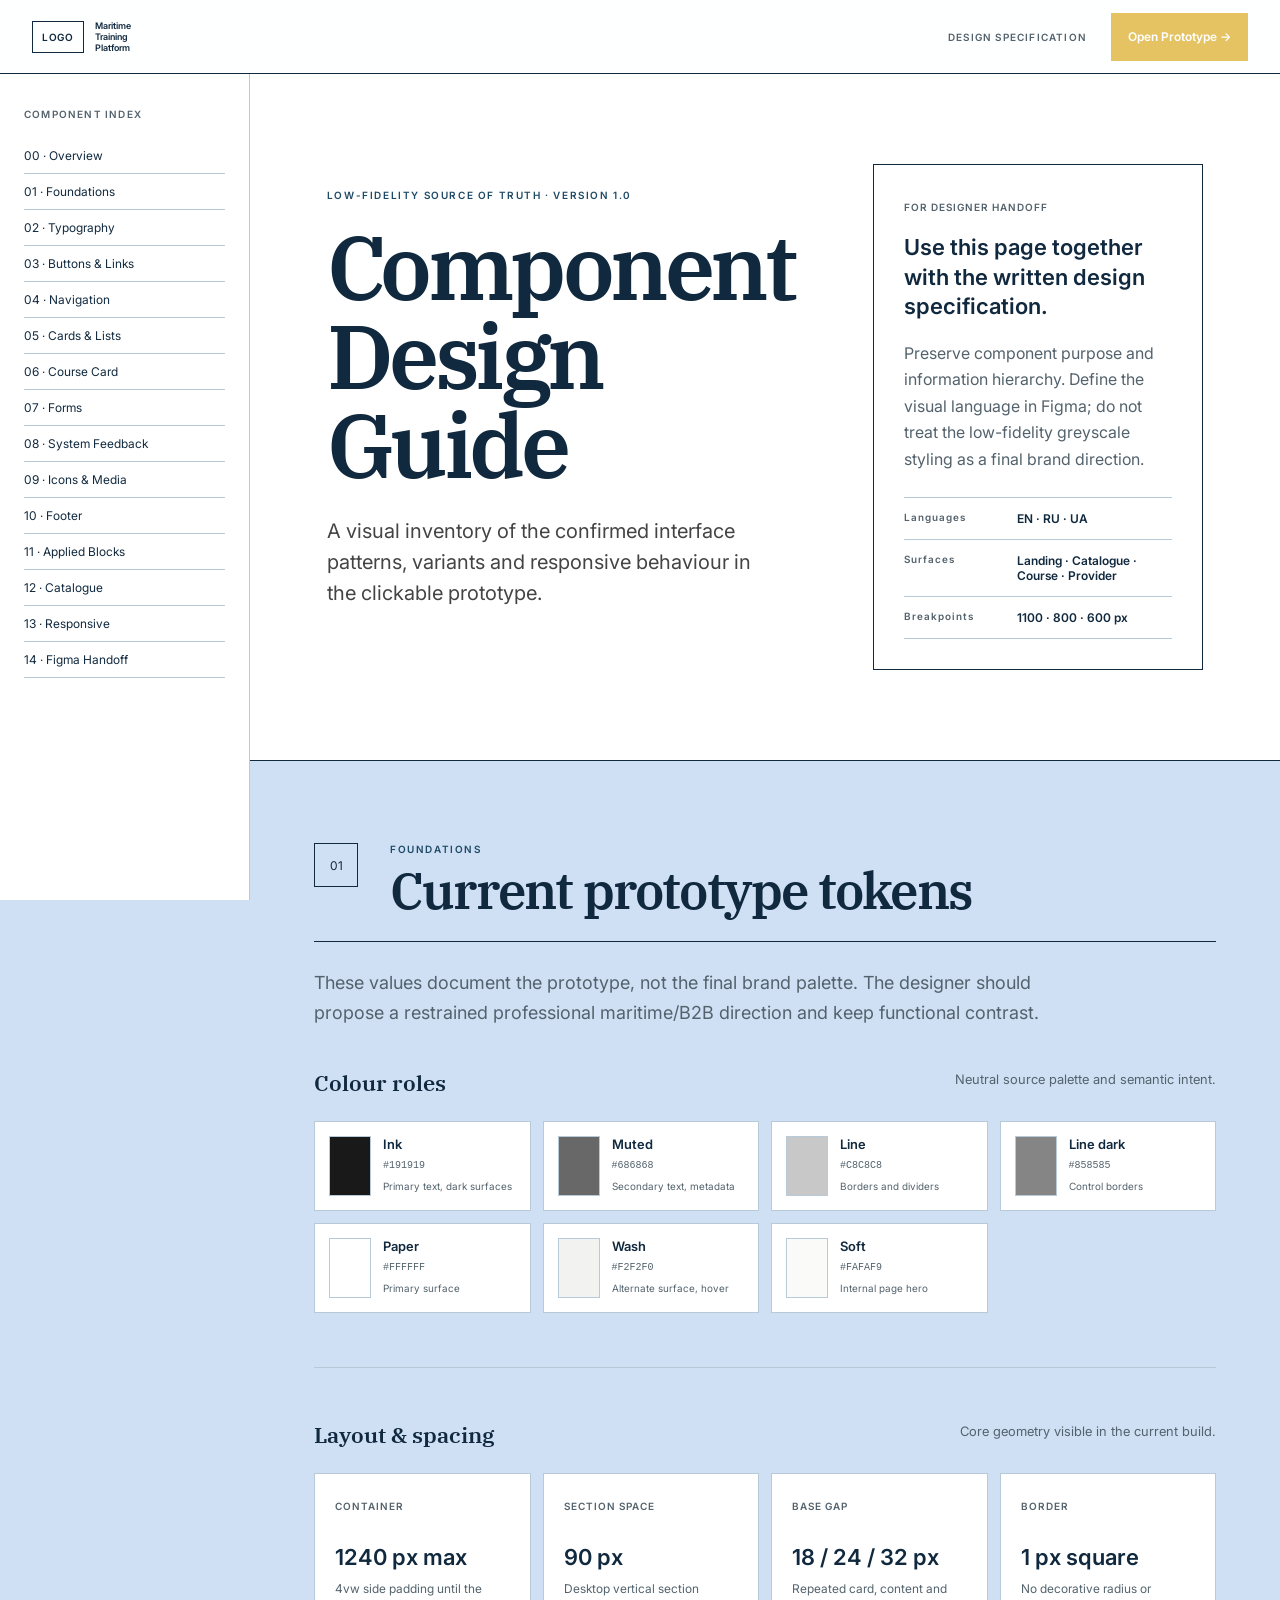
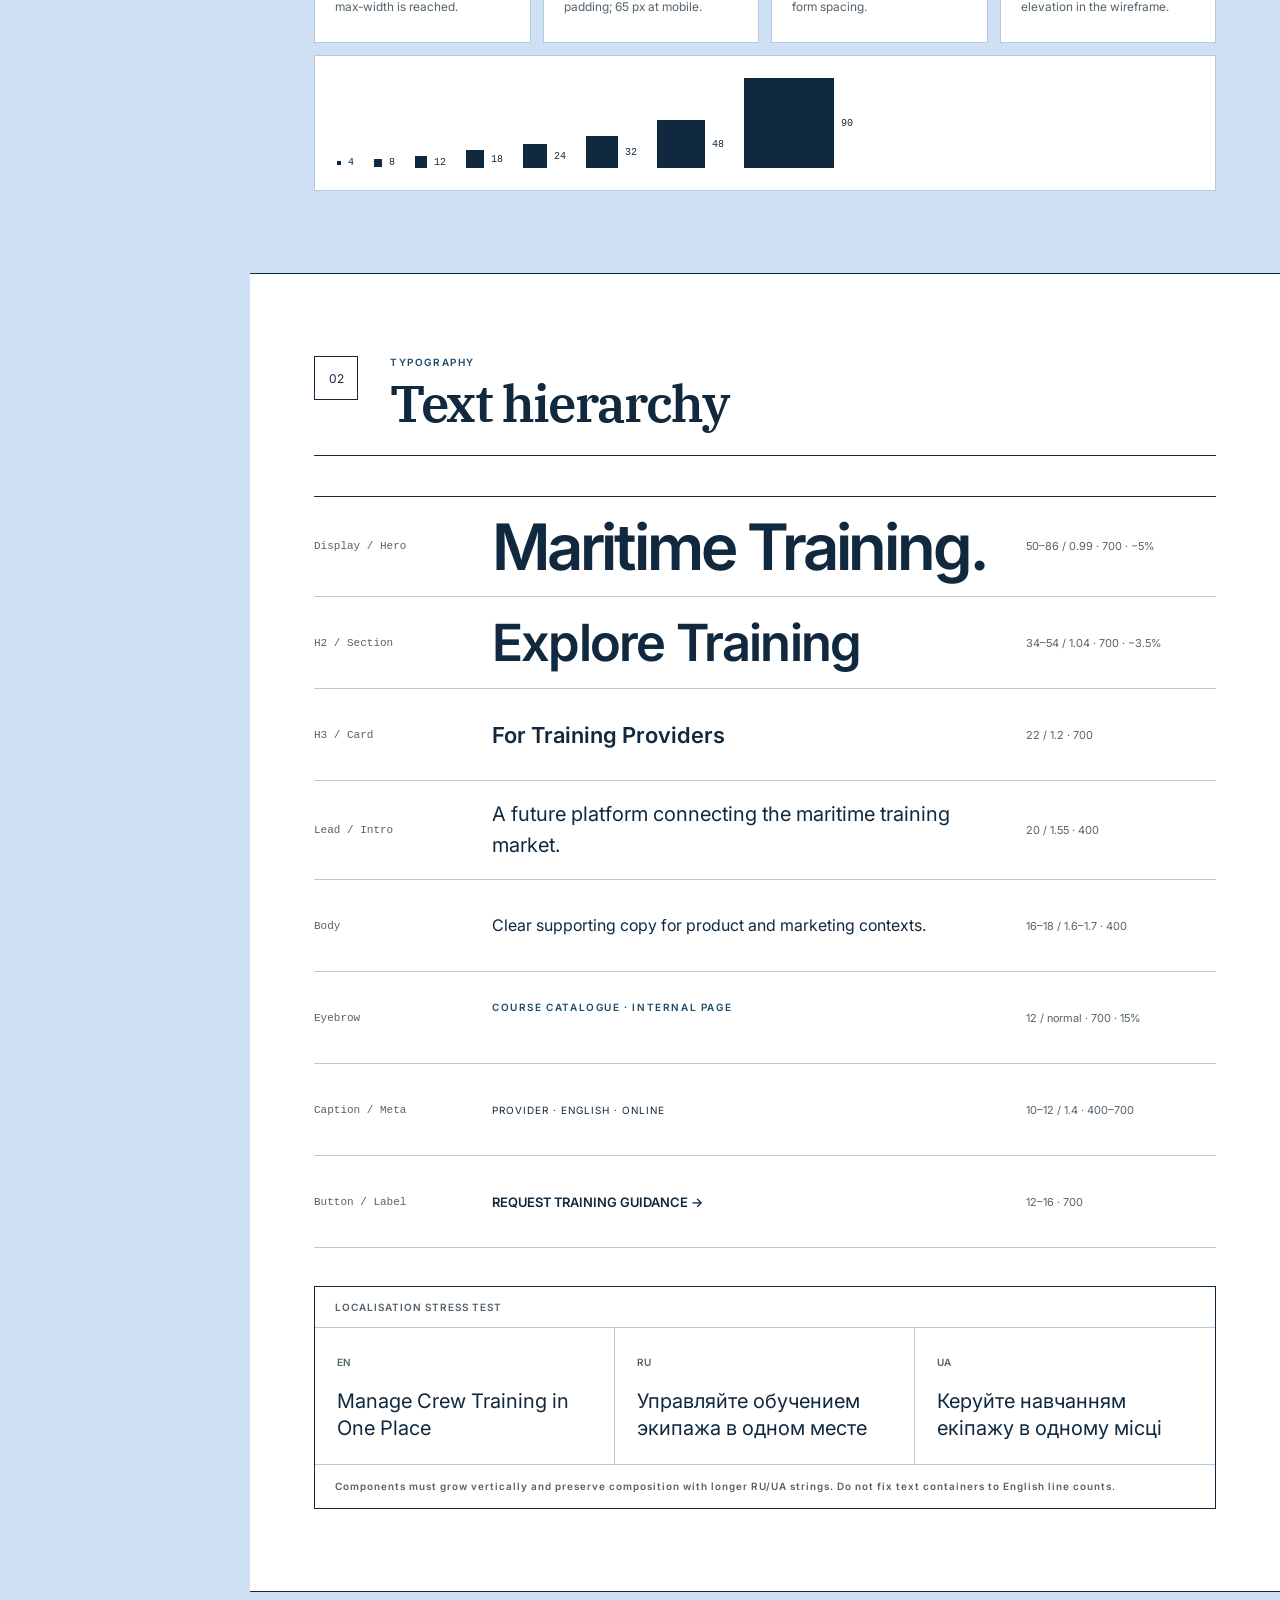
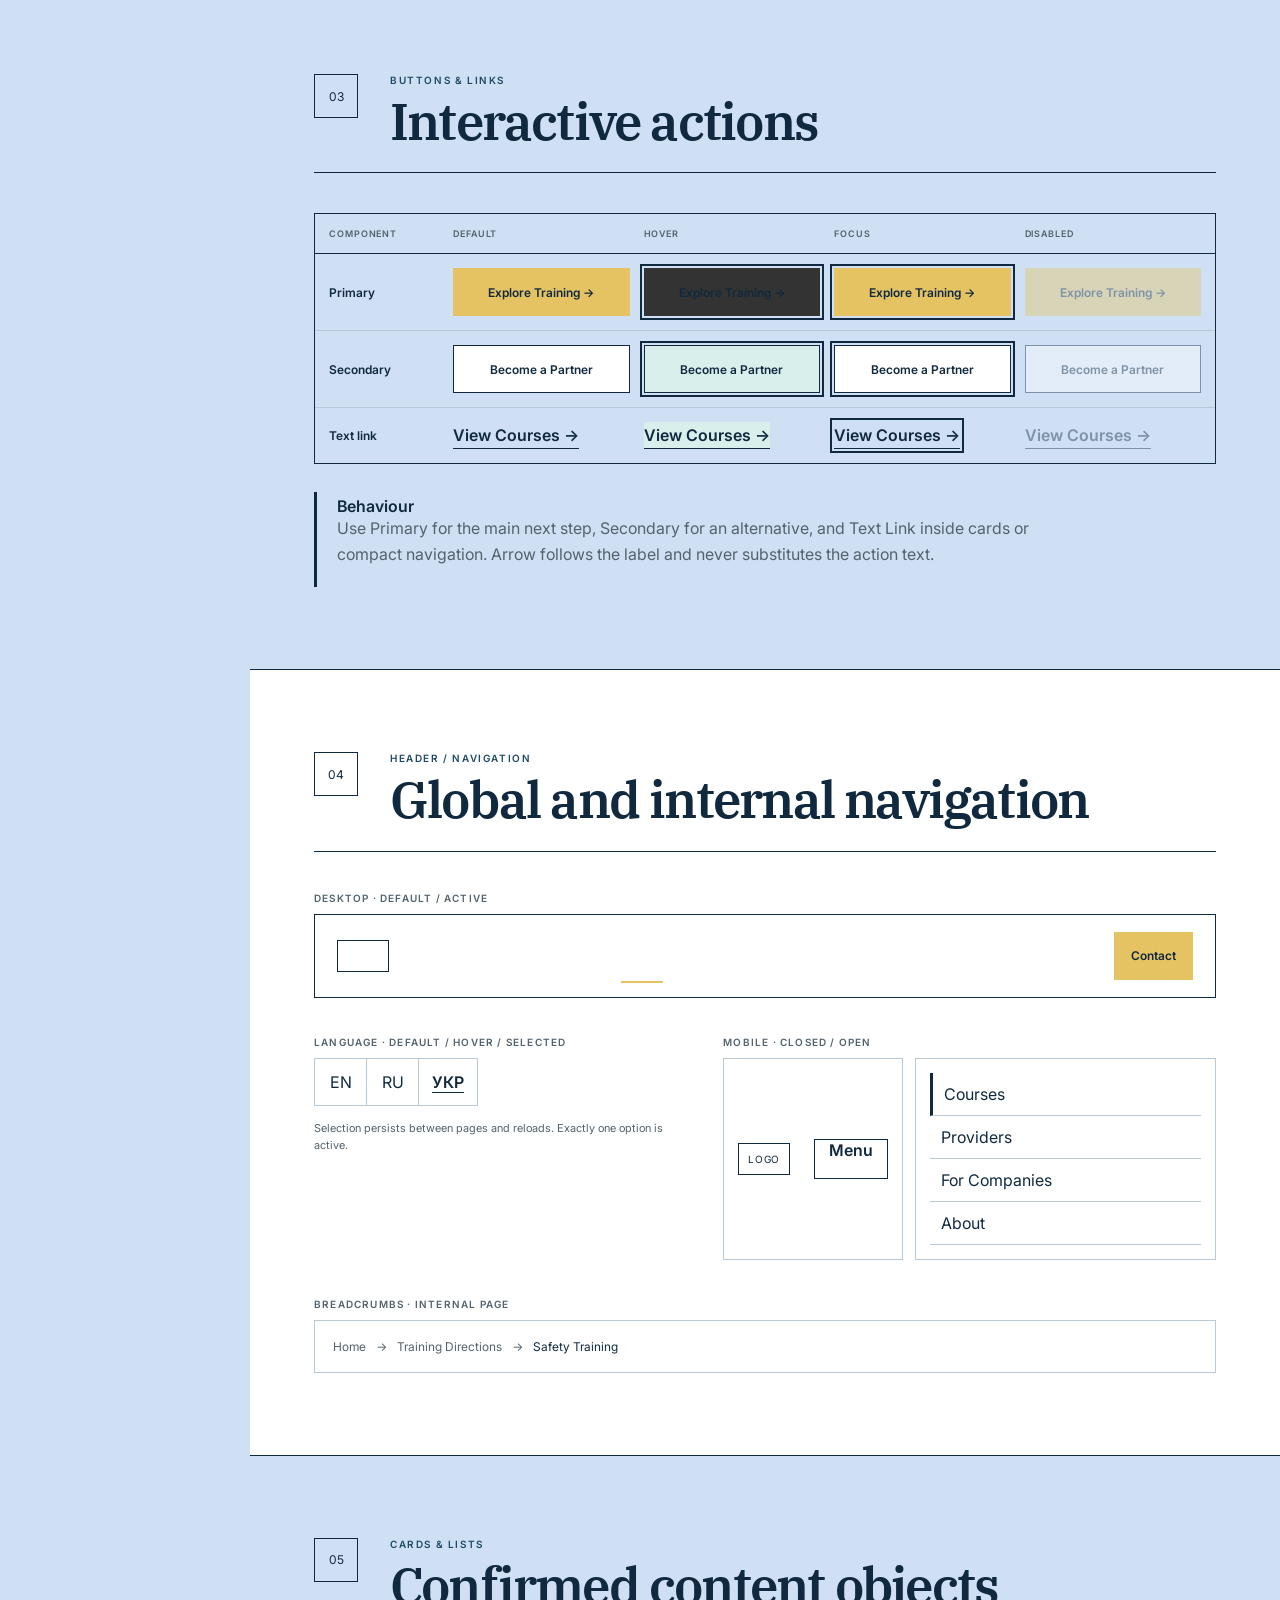
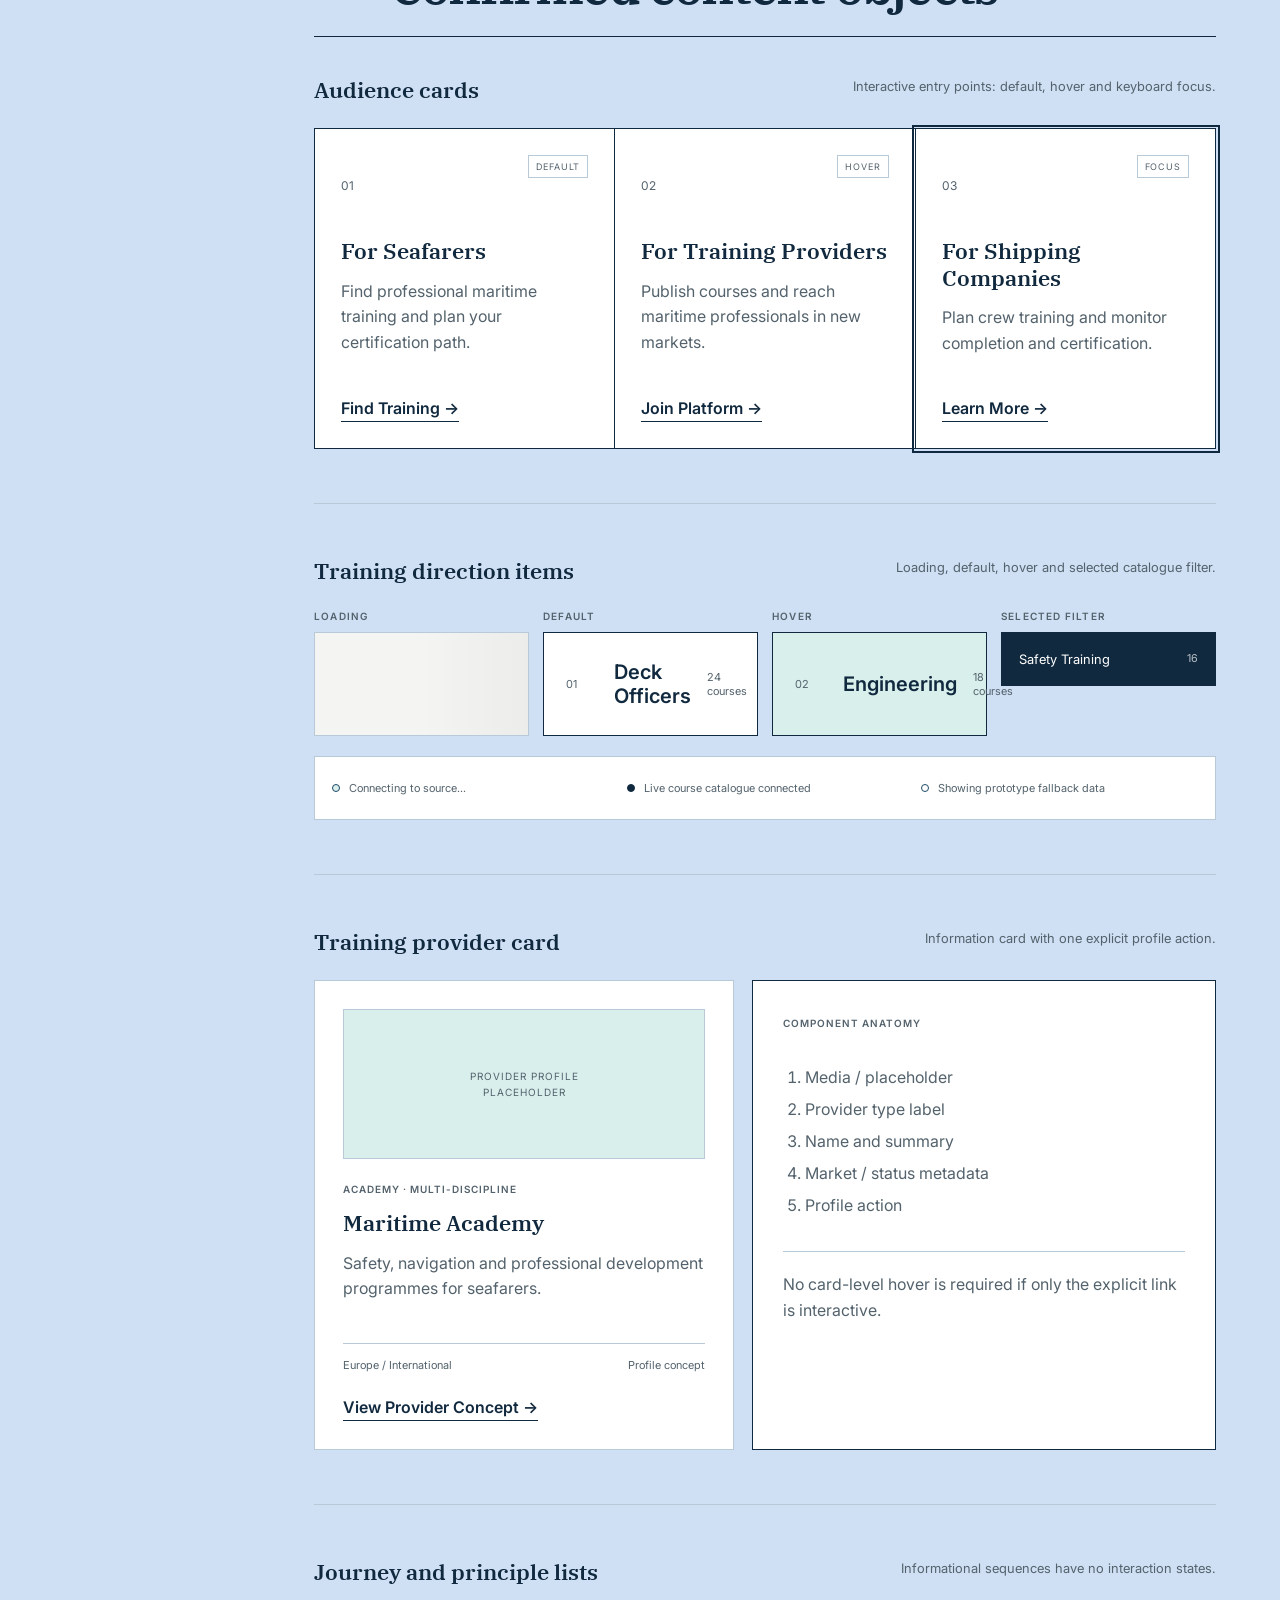
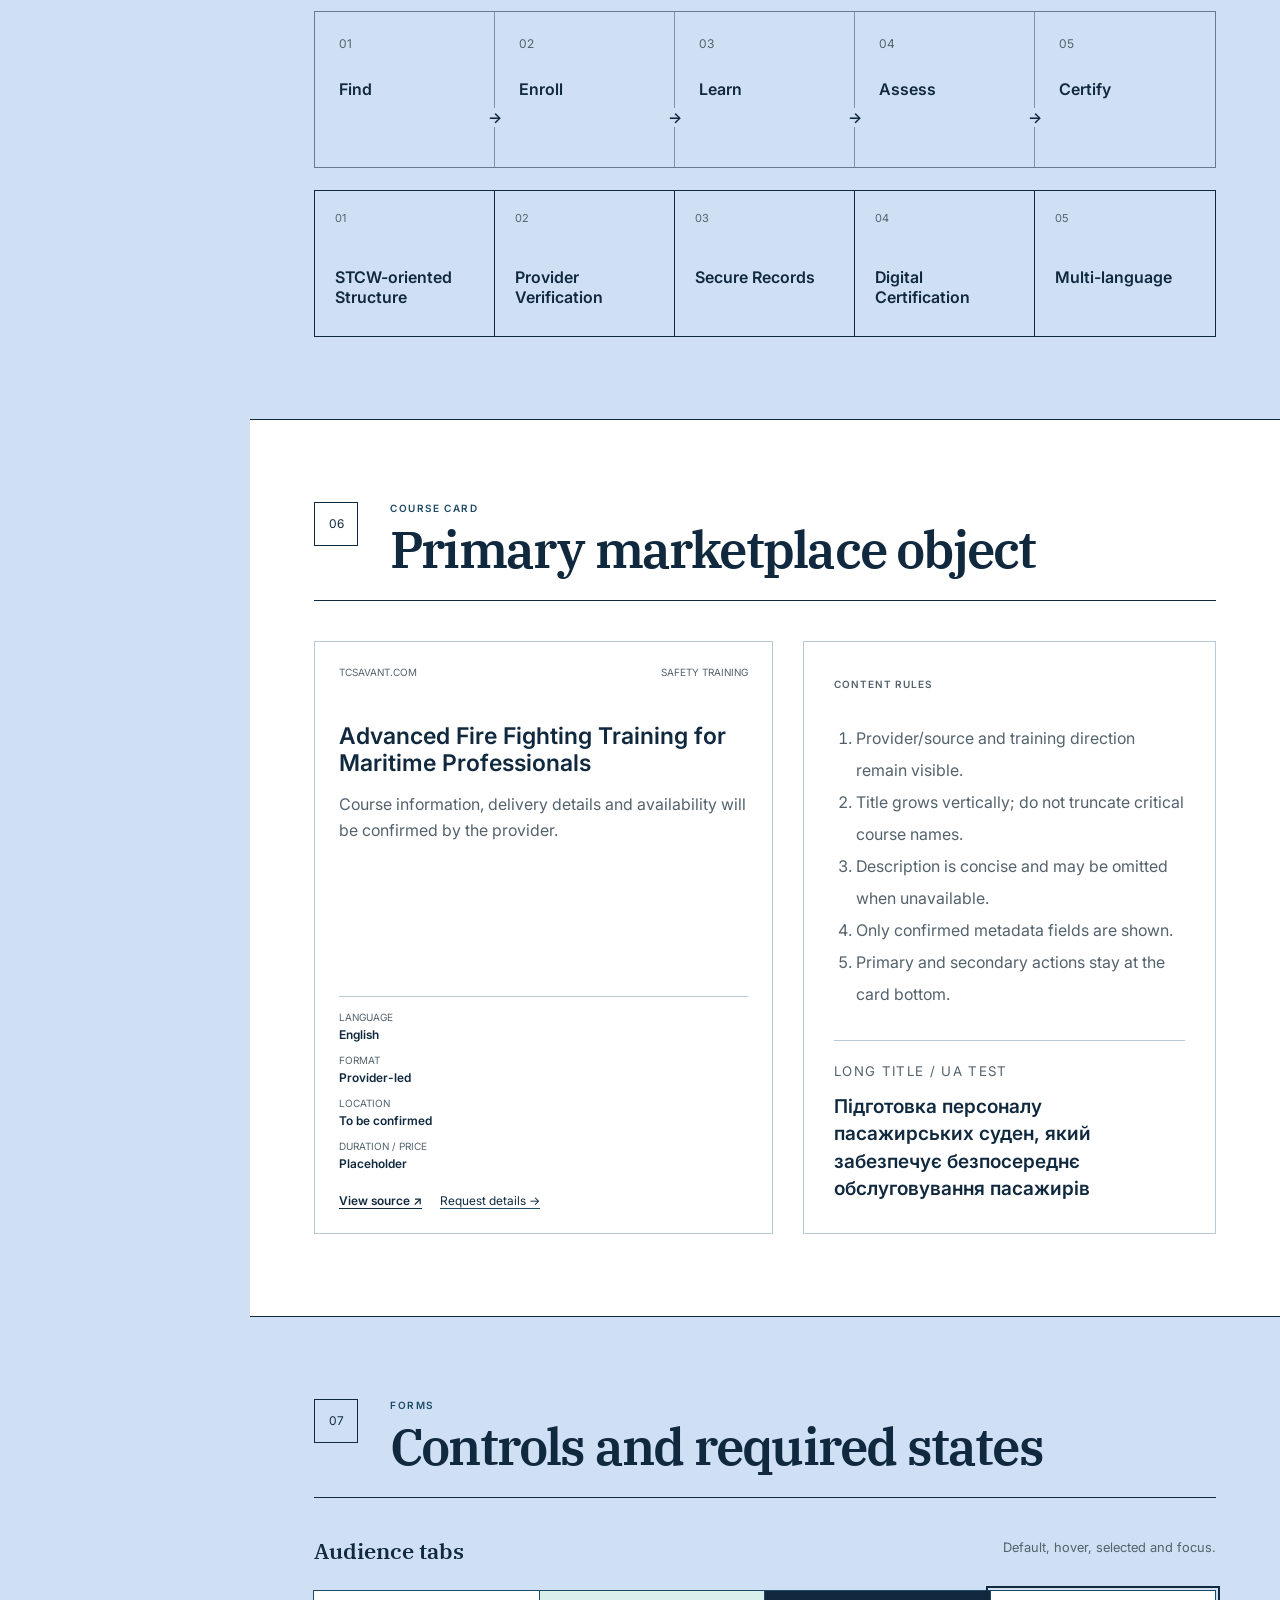
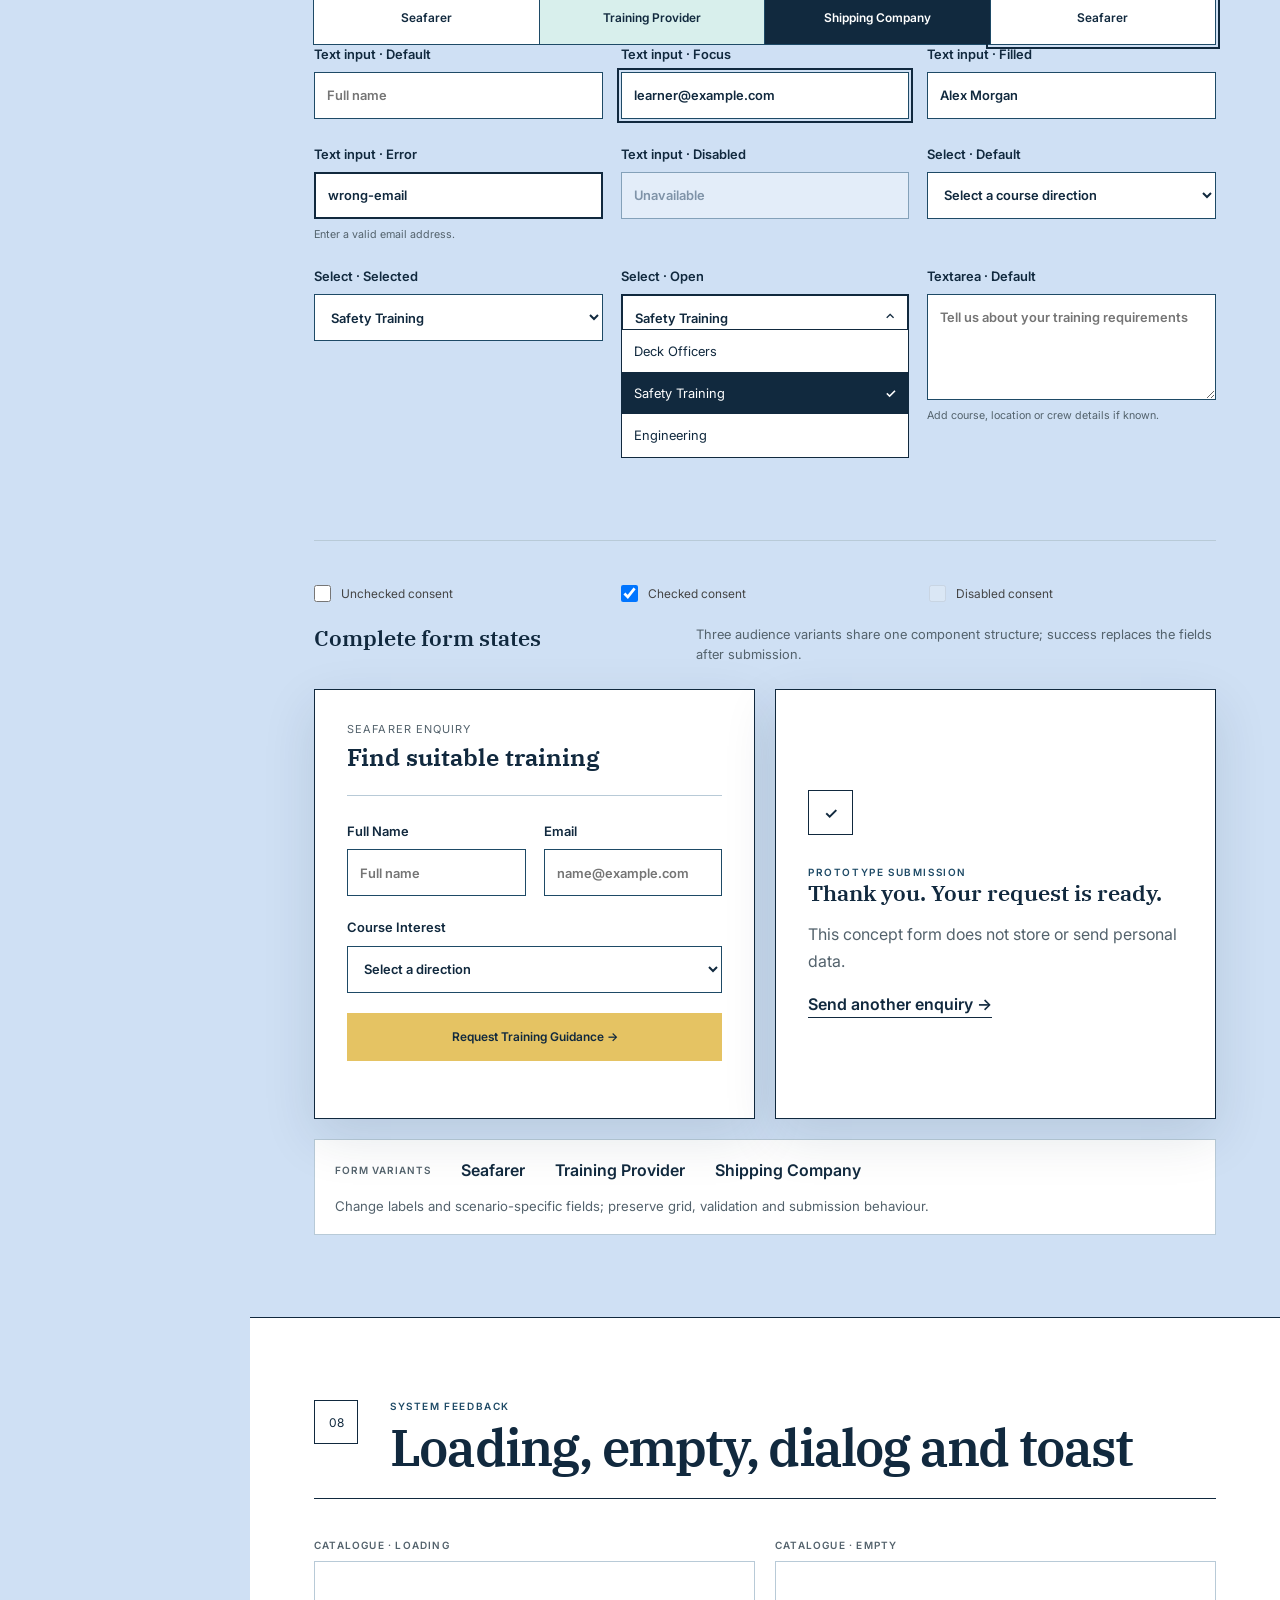
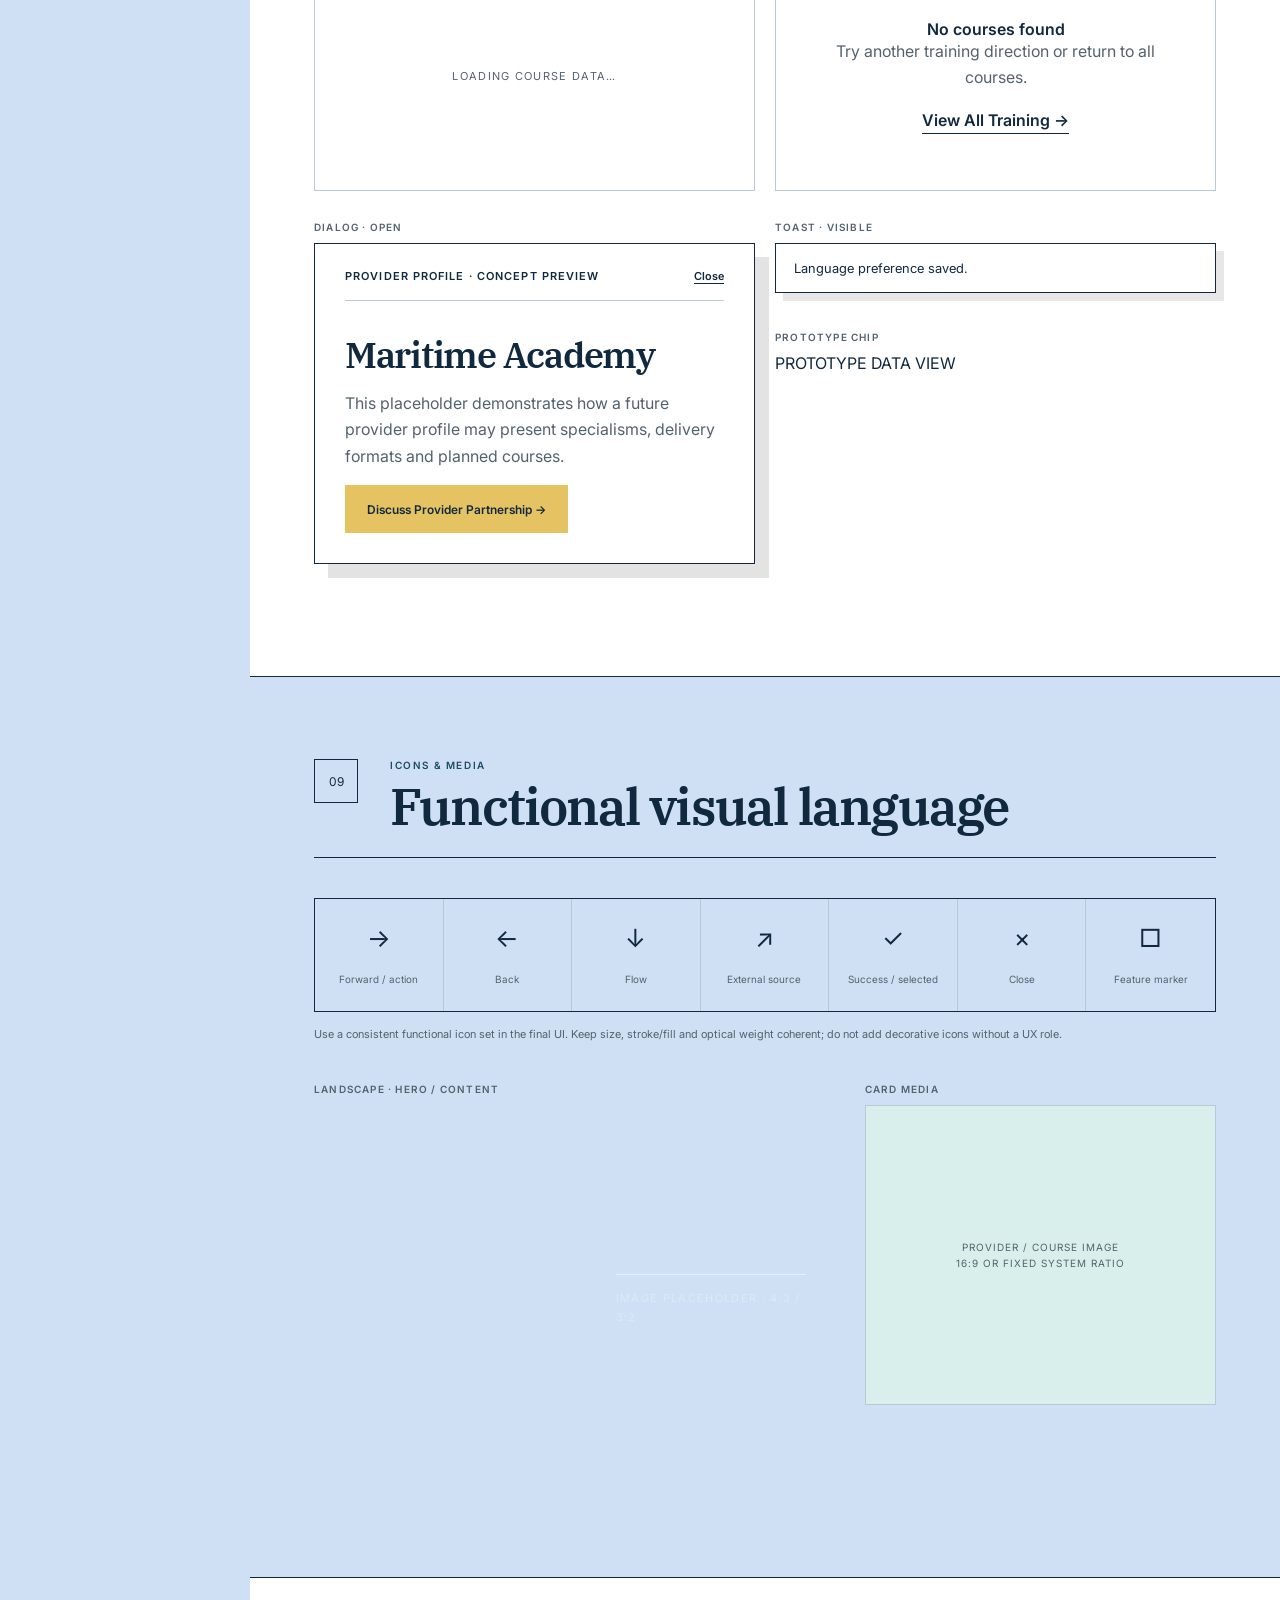
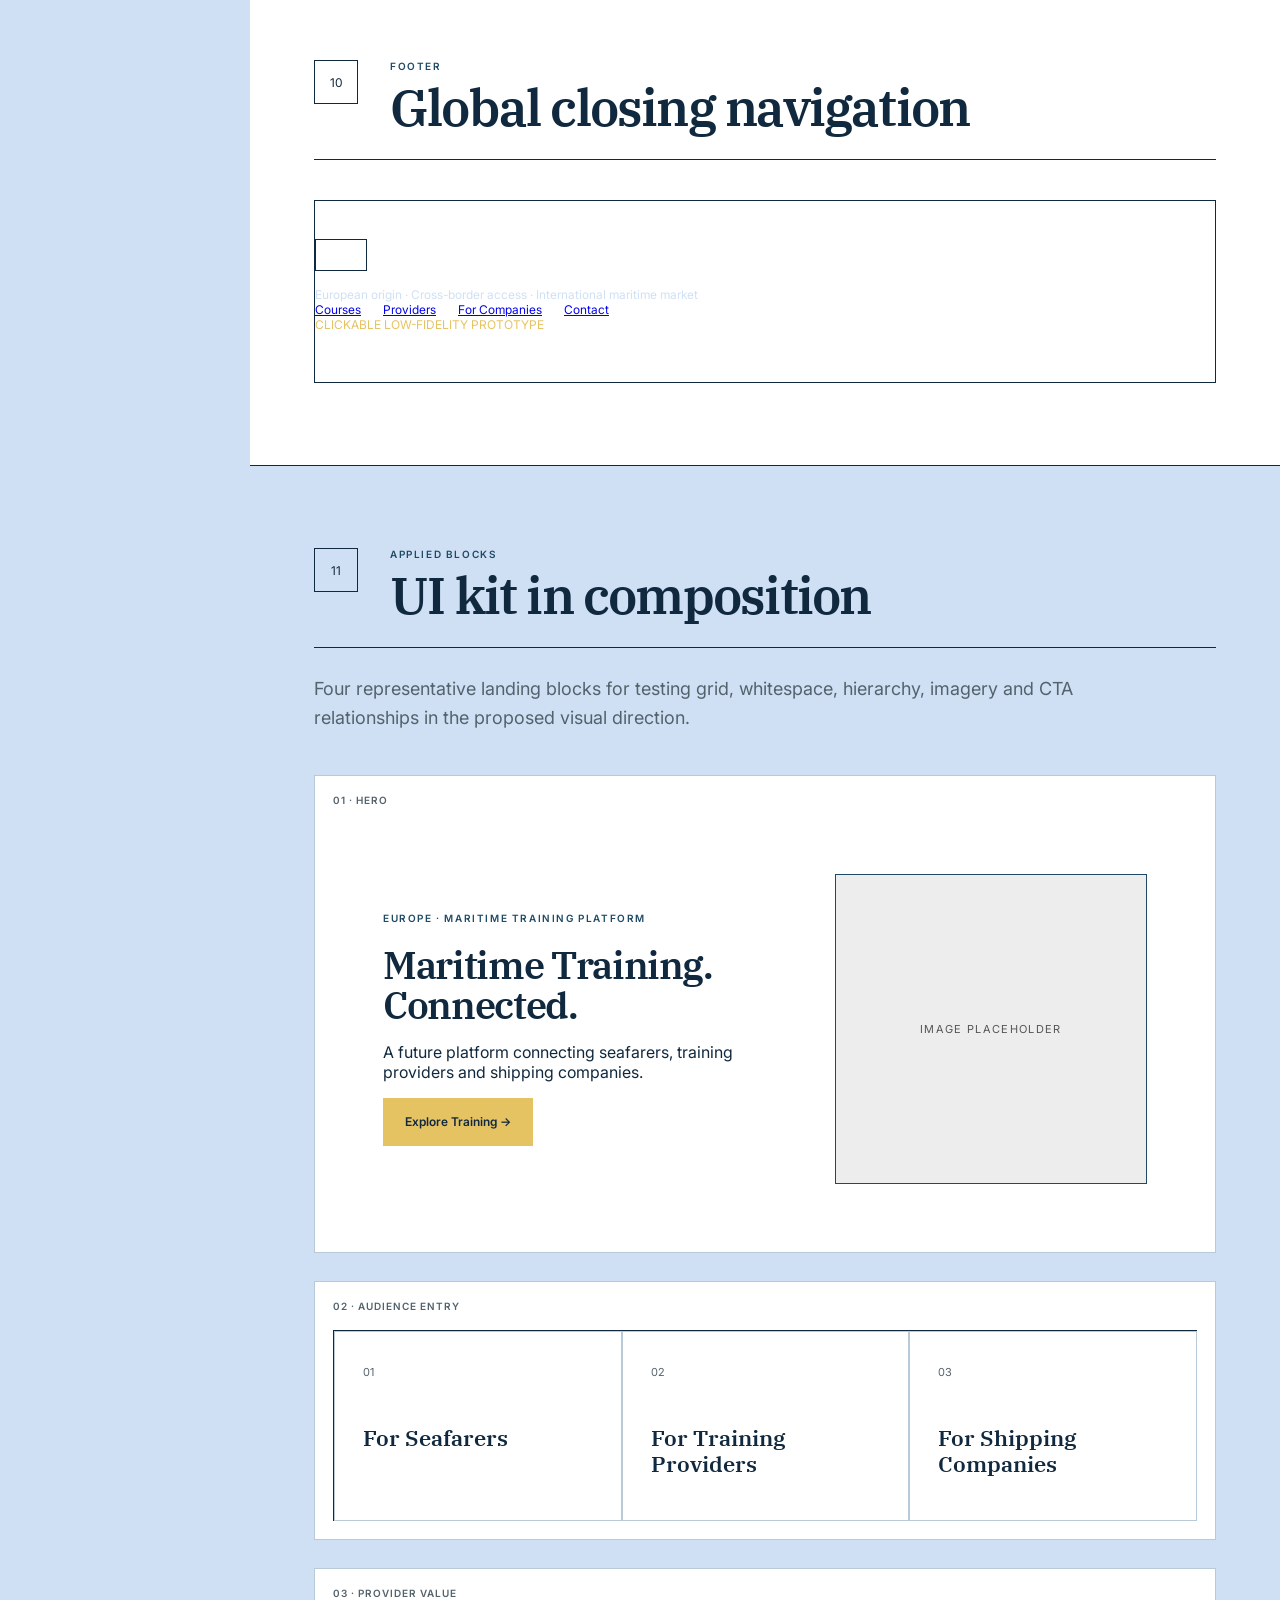
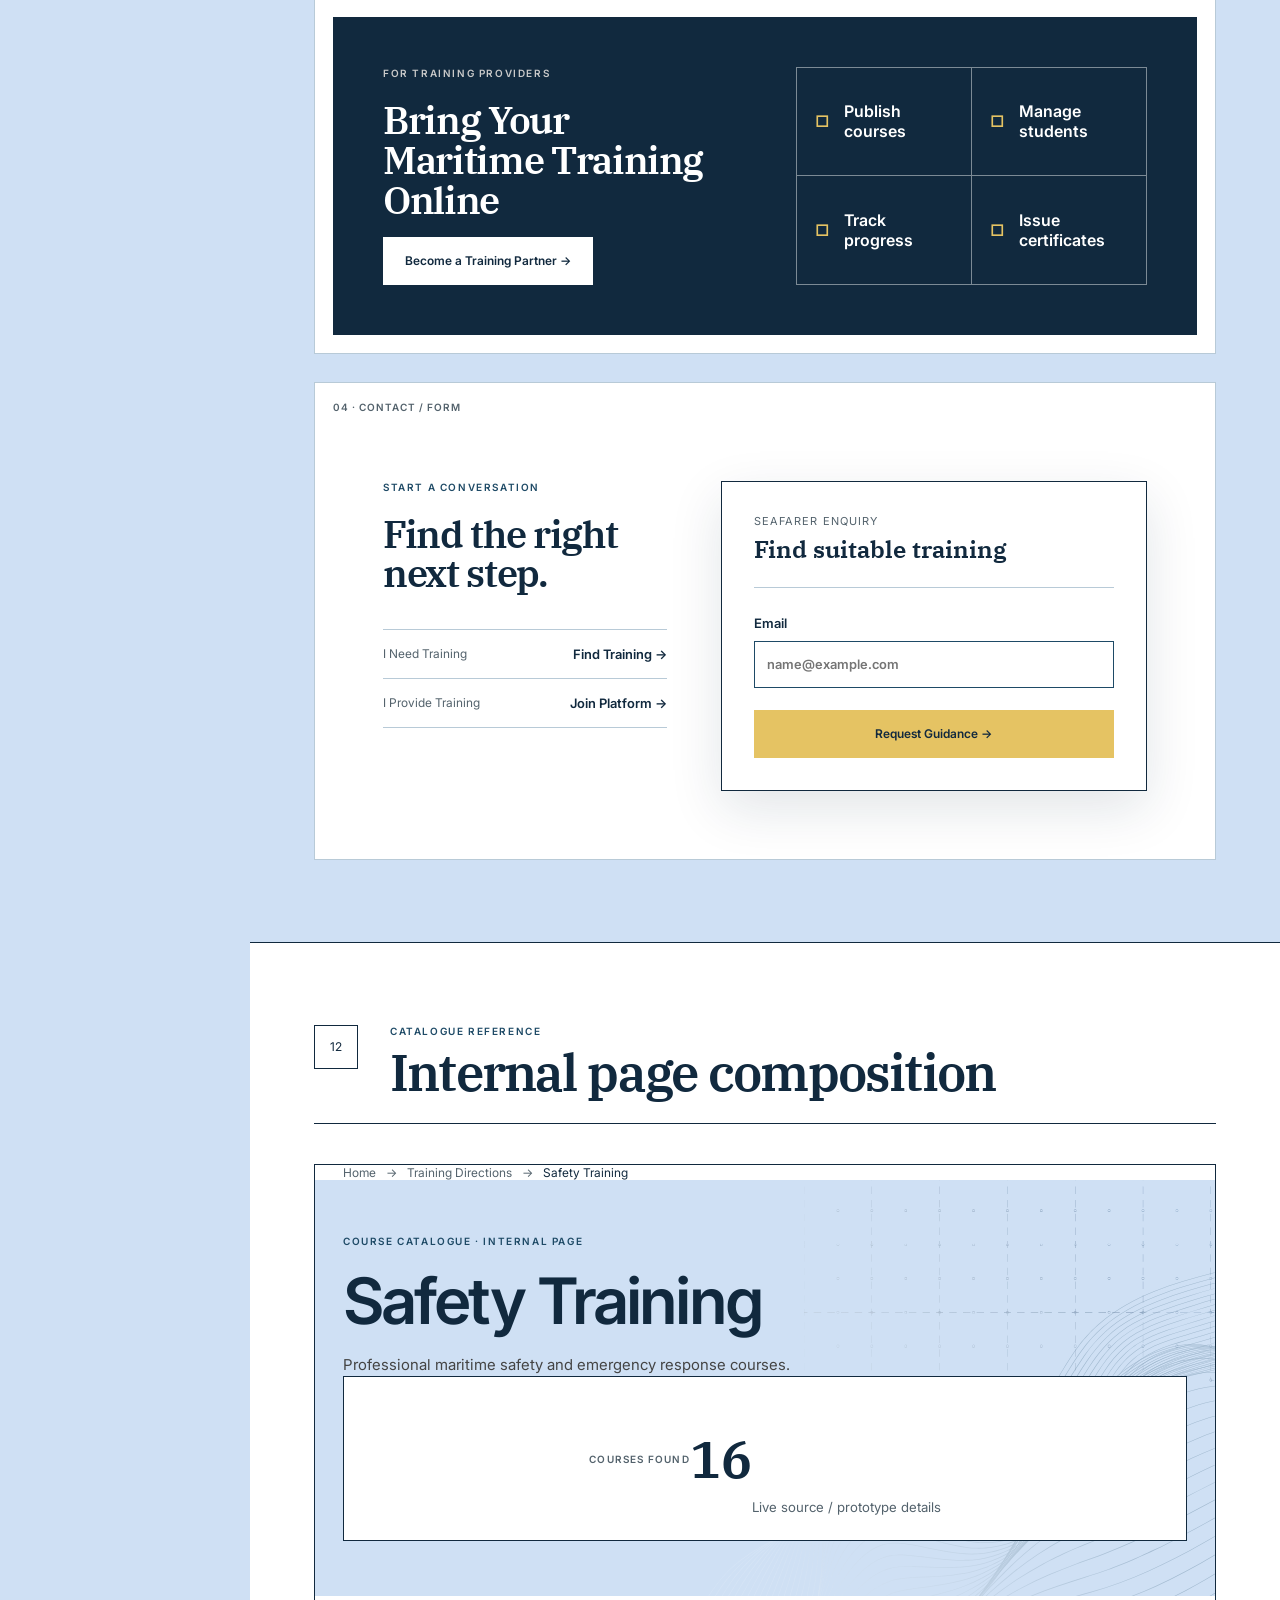
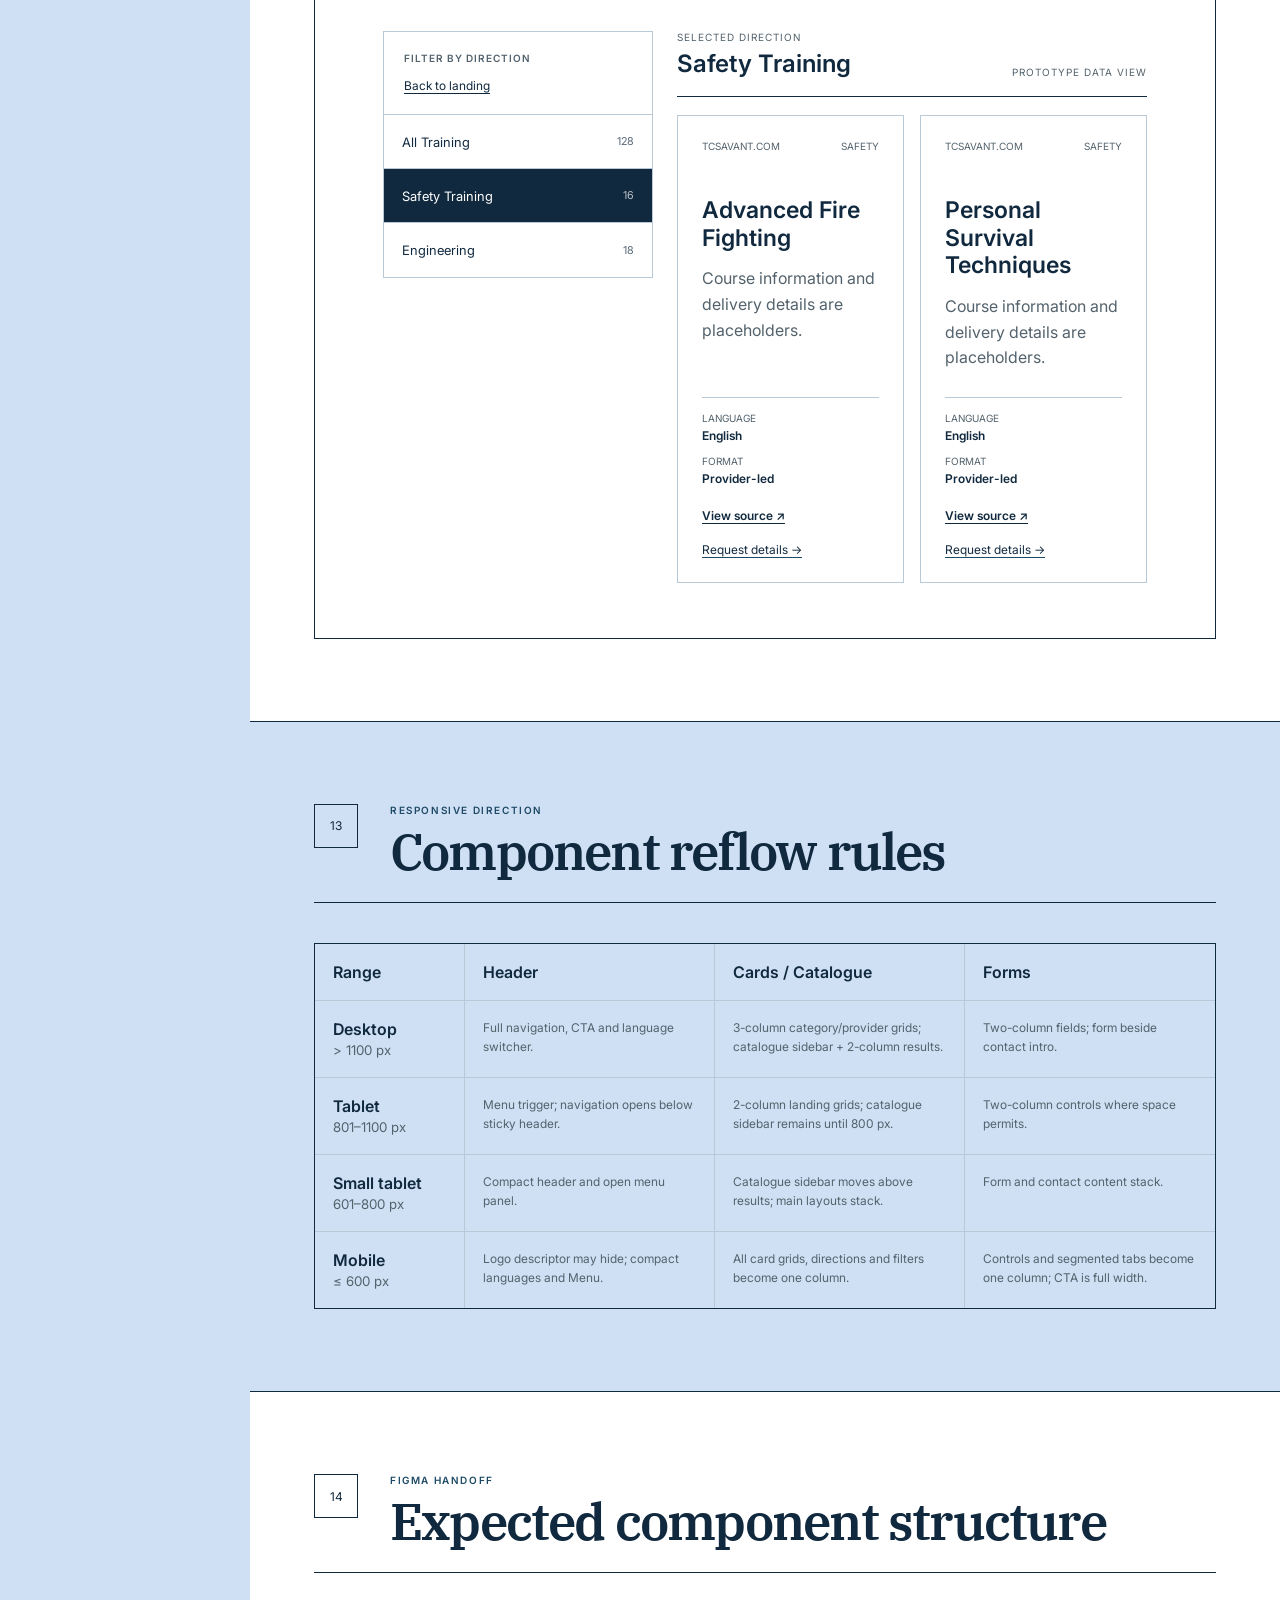
<file: design-guide.html>
<!doctype html>
<html lang="en">
<head>
  <meta charset="utf-8">
  <meta name="viewport" content="width=device-width, initial-scale=1">
  <meta name="description" content="Visual component inventory and design specification for the Maritime Training Platform prototype.">
  <link rel="icon" href="data:,">
  <title>Maritime Training Platform — Design Guide</title>
  <link rel="stylesheet" href="styles.css">
  <link rel="stylesheet" href="design-guide.css">
</head>
<body class="design-guide-body">
  <a class="skip-link" href="#guide-content">Skip to components</a>

  <header class="guide-header">
    <a class="logo" href="index.html" aria-label="Back to prototype">
      <span class="logo-mark">LOGO</span>
      <span>Maritime Training Platform</span>
    </a>
    <div class="guide-header-meta">
      <span>DESIGN SPECIFICATION</span>
      <a class="button button-dark button-small" href="index.html">Open Prototype →</a>
    </div>
  </header>

  <div class="guide-layout">
    <aside class="guide-sidebar" aria-label="Design guide contents">
      <p class="guide-sidebar-title">COMPONENT INDEX</p>
      <nav>
        <a href="#overview">00 · Overview</a>
        <a href="#foundations">01 · Foundations</a>
        <a href="#typography">02 · Typography</a>
        <a href="#buttons">03 · Buttons & Links</a>
        <a href="#navigation">04 · Navigation</a>
        <a href="#cards">05 · Cards & Lists</a>
        <a href="#course-card">06 · Course Card</a>
        <a href="#forms">07 · Forms</a>
        <a href="#feedback">08 · System Feedback</a>
        <a href="#media">09 · Icons & Media</a>
        <a href="#footer">10 · Footer</a>
        <a href="#application">11 · Applied Blocks</a>
        <a href="#catalogue">12 · Catalogue</a>
        <a href="#responsive">13 · Responsive</a>
        <a href="#handoff">14 · Figma Handoff</a>
      </nav>
    </aside>

    <main class="guide-main" id="guide-content">
      <section class="guide-cover" id="overview">
        <div>
          <p class="eyebrow">LOW-FIDELITY SOURCE OF TRUTH · VERSION 1.0</p>
          <h1>Component<br>Design Guide</h1>
          <p class="lead">A visual inventory of the confirmed interface patterns, variants and responsive behaviour in the clickable prototype.</p>
        </div>
        <div class="guide-cover-note">
          <span>FOR DESIGNER HANDOFF</span>
          <strong>Use this page together with the written design specification.</strong>
          <p>Preserve component purpose and information hierarchy. Define the visual language in Figma; do not treat the low-fidelity greyscale styling as a final brand direction.</p>
          <dl>
            <div><dt>Languages</dt><dd>EN · RU · UA</dd></div>
            <div><dt>Surfaces</dt><dd>Landing · Catalogue · Course · Provider</dd></div>
            <div><dt>Breakpoints</dt><dd>1100 · 800 · 600 px</dd></div>
          </dl>
        </div>
      </section>

      <section class="guide-section" id="foundations">
        <div class="guide-section-heading">
          <span>01</span>
          <div><p class="eyebrow">FOUNDATIONS</p><h2>Current prototype tokens</h2></div>
        </div>
        <p class="guide-intro">These values document the prototype, not the final brand palette. The designer should propose a restrained professional maritime/B2B direction and keep functional contrast.</p>

        <div class="guide-subsection">
          <div class="guide-subheading"><h3>Colour roles</h3><p>Neutral source palette and semantic intent.</p></div>
          <div class="token-grid">
            <div class="color-token"><span style="--swatch:#191919"></span><strong>Ink</strong><code>#191919</code><small>Primary text, dark surfaces</small></div>
            <div class="color-token"><span style="--swatch:#686868"></span><strong>Muted</strong><code>#686868</code><small>Secondary text, metadata</small></div>
            <div class="color-token"><span style="--swatch:#c8c8c8"></span><strong>Line</strong><code>#C8C8C8</code><small>Borders and dividers</small></div>
            <div class="color-token"><span style="--swatch:#858585"></span><strong>Line dark</strong><code>#858585</code><small>Control borders</small></div>
            <div class="color-token"><span style="--swatch:#ffffff"></span><strong>Paper</strong><code>#FFFFFF</code><small>Primary surface</small></div>
            <div class="color-token"><span style="--swatch:#f2f2f0"></span><strong>Wash</strong><code>#F2F2F0</code><small>Alternate surface, hover</small></div>
            <div class="color-token"><span style="--swatch:#fafaf9"></span><strong>Soft</strong><code>#FAFAF9</code><small>Internal page hero</small></div>
          </div>
        </div>

        <div class="guide-subsection">
          <div class="guide-subheading"><h3>Layout & spacing</h3><p>Core geometry visible in the current build.</p></div>
          <div class="foundation-grid">
            <div class="foundation-card"><span>CONTAINER</span><strong>1240 px max</strong><p>4vw side padding until the max-width is reached.</p></div>
            <div class="foundation-card"><span>SECTION SPACE</span><strong>90 px</strong><p>Desktop vertical section padding; 65 px at mobile.</p></div>
            <div class="foundation-card"><span>BASE GAP</span><strong>18 / 24 / 32 px</strong><p>Repeated card, content and form spacing.</p></div>
            <div class="foundation-card"><span>BORDER</span><strong>1 px square</strong><p>No decorative radius or elevation in the wireframe.</p></div>
          </div>
          <div class="spacing-scale" aria-label="Spacing scale">
            <div><span style="--space:4px"></span><code>4</code></div>
            <div><span style="--space:8px"></span><code>8</code></div>
            <div><span style="--space:12px"></span><code>12</code></div>
            <div><span style="--space:18px"></span><code>18</code></div>
            <div><span style="--space:24px"></span><code>24</code></div>
            <div><span style="--space:32px"></span><code>32</code></div>
            <div><span style="--space:48px"></span><code>48</code></div>
            <div><span style="--space:90px"></span><code>90</code></div>
          </div>
        </div>
      </section>

      <section class="guide-section" id="typography">
        <div class="guide-section-heading">
          <span>02</span>
          <div><p class="eyebrow">TYPOGRAPHY</p><h2>Text hierarchy</h2></div>
        </div>
        <div class="type-table">
          <div class="type-row"><code>Display / Hero</code><div class="type-display">Maritime Training.</div><small>50–86 / 0.99 · 700 · −5%</small></div>
          <div class="type-row"><code>H2 / Section</code><div class="type-h2">Explore Training</div><small>34–54 / 1.04 · 700 · −3.5%</small></div>
          <div class="type-row"><code>H3 / Card</code><div class="type-h3">For Training Providers</div><small>22 / 1.2 · 700</small></div>
          <div class="type-row"><code>Lead / Intro</code><div class="type-lead">A future platform connecting the maritime training market.</div><small>20 / 1.55 · 400</small></div>
          <div class="type-row"><code>Body</code><div class="type-body">Clear supporting copy for product and marketing contexts.</div><small>16–18 / 1.6–1.7 · 400</small></div>
          <div class="type-row"><code>Eyebrow</code><div class="eyebrow">COURSE CATALOGUE · INTERNAL PAGE</div><small>12 / normal · 700 · 15%</small></div>
          <div class="type-row"><code>Caption / Meta</code><div class="type-caption">PROVIDER · ENGLISH · ONLINE</div><small>10–12 / 1.4 · 400–700</small></div>
          <div class="type-row"><code>Button / Label</code><div class="type-label">REQUEST TRAINING GUIDANCE →</div><small>12–16 · 700</small></div>
        </div>
        <div class="localisation-stress">
          <span>LOCALISATION STRESS TEST</span>
          <div><strong>EN</strong><p>Manage Crew Training in One Place</p></div>
          <div><strong>RU</strong><p lang="ru">Управляйте обучением экипажа в одном месте</p></div>
          <div><strong>UA</strong><p lang="uk">Керуйте навчанням екіпажу в одному місці</p></div>
          <small>Components must grow vertically and preserve composition with longer RU/UA strings. Do not fix text containers to English line counts.</small>
        </div>
      </section>

      <section class="guide-section" id="buttons">
        <div class="guide-section-heading">
          <span>03</span>
          <div><p class="eyebrow">BUTTONS & LINKS</p><h2>Interactive actions</h2></div>
        </div>
        <div class="state-matrix">
          <div class="state-matrix-head"><span>COMPONENT</span><span>DEFAULT</span><span>HOVER</span><span>FOCUS</span><span>DISABLED</span></div>
          <div class="state-matrix-row"><strong>Primary</strong><button class="button button-dark" type="button">Explore Training →</button><button class="button button-dark guide-hover" type="button">Explore Training →</button><button class="button button-dark guide-focus" type="button">Explore Training →</button><button class="button button-dark" type="button" disabled>Explore Training →</button></div>
          <div class="state-matrix-row"><strong>Secondary</strong><button class="button button-light" type="button">Become a Partner</button><button class="button button-light guide-hover" type="button">Become a Partner</button><button class="button button-light guide-focus" type="button">Become a Partner</button><button class="button button-light" type="button" disabled>Become a Partner</button></div>
          <div class="state-matrix-row"><strong>Text link</strong><button class="text-link" type="button">View Courses →</button><button class="text-link guide-hover" type="button">View Courses →</button><button class="text-link guide-focus" type="button">View Courses →</button><button class="text-link" type="button" disabled>View Courses →</button></div>
        </div>
        <div class="component-note"><strong>Behaviour</strong><p>Use Primary for the main next step, Secondary for an alternative, and Text Link inside cards or compact navigation. Arrow follows the label and never substitutes the action text.</p></div>
      </section>

      <section class="guide-section" id="navigation">
        <div class="guide-section-heading">
          <span>04</span>
          <div><p class="eyebrow">HEADER / NAVIGATION</p><h2>Global and internal navigation</h2></div>
        </div>
        <div class="guide-state-label">DESKTOP · DEFAULT / ACTIVE</div>
        <div class="guide-header-demo">
          <div class="logo"><span class="logo-mark">LOGO</span><span>Maritime Training Platform</span></div>
          <nav class="desktop-nav" aria-label="Desktop navigation example">
            <button class="active" type="button">Courses</button><button type="button">Providers</button><button type="button">For Companies</button><button type="button">About</button>
          </nav>
          <div class="header-actions"><div class="language-switcher"><button class="active" type="button">EN</button><button type="button">RU</button><button type="button">УКР</button></div><button class="button button-dark button-small" type="button">Contact</button></div>
        </div>
        <div class="navigation-specimens">
          <div>
            <div class="guide-state-label">LANGUAGE · DEFAULT / HOVER / SELECTED</div>
            <div class="language-state-row"><button type="button">EN</button><button class="guide-hover" type="button">RU</button><button class="active" type="button">УКР</button></div>
            <p class="spec-caption">Selection persists between pages and reloads. Exactly one option is active.</p>
          </div>
          <div>
            <div class="guide-state-label">MOBILE · CLOSED / OPEN</div>
            <div class="mobile-nav-states">
              <div><span class="logo-mark">LOGO</span><button class="menu-button guide-menu-visible" type="button">Menu</button></div>
              <div class="guide-mobile-open"><button class="active" type="button">Courses</button><button type="button">Providers</button><button type="button">For Companies</button><button type="button">About</button></div>
            </div>
          </div>
        </div>
        <div class="guide-state-label">BREADCRUMBS · INTERNAL PAGE</div>
        <div class="catalogue-breadcrumbs guide-breadcrumbs"><button type="button">Home</button><span>→</span><button type="button">Training Directions</button><span>→</span><strong>Safety Training</strong></div>
      </section>

      <section class="guide-section" id="cards">
        <div class="guide-section-heading">
          <span>05</span>
          <div><p class="eyebrow">CARDS & LISTS</p><h2>Confirmed content objects</h2></div>
        </div>

        <div class="guide-subsection">
          <div class="guide-subheading"><h3>Audience cards</h3><p>Interactive entry points: default, hover and keyboard focus.</p></div>
          <div class="audience-grid">
            <article class="wire-card audience-card"><span class="guide-state-badge">DEFAULT</span><span class="card-number">01</span><h3>For Seafarers</h3><p>Find professional maritime training and plan your certification path.</p><button class="text-link" type="button">Find Training →</button></article>
            <article class="wire-card audience-card guide-card-hover"><span class="guide-state-badge">HOVER</span><span class="card-number">02</span><h3>For Training Providers</h3><p>Publish courses and reach maritime professionals in new markets.</p><button class="text-link" type="button">Join Platform →</button></article>
            <article class="wire-card audience-card guide-card-focus"><span class="guide-state-badge">FOCUS</span><span class="card-number">03</span><h3>For Shipping Companies</h3><p>Plan crew training and monitor completion and certification.</p><button class="text-link" type="button">Learn More →</button></article>
          </div>
        </div>

        <div class="guide-subsection">
          <div class="guide-subheading"><h3>Training direction items</h3><p>Loading, default, hover and selected catalogue filter.</p></div>
          <div class="direction-state-grid">
            <div><span class="guide-state-label">LOADING</span><div class="category-card category-skeleton"></div></div>
            <div><span class="guide-state-label">DEFAULT</span><button class="category-card" type="button"><span>01</span><strong>Deck Officers</strong><small>24 courses</small></button></div>
            <div><span class="guide-state-label">HOVER</span><button class="category-card guide-hover" type="button"><span>02</span><strong>Engineering</strong><small>18 courses</small></button></div>
            <div><span class="guide-state-label">SELECTED FILTER</span><button class="catalogue-category-button active" type="button"><span>Safety Training</span><small>16</small></button></div>
          </div>
          <div class="status-state-row">
            <div class="source-status"><span class="status-dot"></span><span>Connecting to source…</span></div>
            <div class="source-status is-live"><span class="status-dot"></span><span>Live course catalogue connected</span></div>
            <div class="source-status is-fallback"><span class="status-dot"></span><span>Showing prototype fallback data</span></div>
          </div>
        </div>

        <div class="guide-subsection">
          <div class="guide-subheading"><h3>Training provider card</h3><p>Information card with one explicit profile action.</p></div>
          <div class="provider-directory-grid guide-provider-grid">
            <article class="wire-card provider-directory-card">
              <div class="provider-card-placeholder">PROVIDER PROFILE<br>PLACEHOLDER</div>
              <span class="provider-type">ACADEMY · MULTI-DISCIPLINE</span>
              <h3>Maritime Academy</h3>
              <p>Safety, navigation and professional development programmes for seafarers.</p>
              <div class="provider-card-meta"><span>Europe / International</span><span>Profile concept</span></div>
              <button class="text-link" type="button">View Provider Concept →</button>
            </article>
            <div class="component-anatomy">
              <span>COMPONENT ANATOMY</span>
              <ol><li>Media / placeholder</li><li>Provider type label</li><li>Name and summary</li><li>Market / status metadata</li><li>Profile action</li></ol>
              <p>No card-level hover is required if only the explicit link is interactive.</p>
            </div>
          </div>
        </div>

        <div class="guide-subsection">
          <div class="guide-subheading"><h3>Journey and principle lists</h3><p>Informational sequences have no interaction states.</p></div>
          <div class="steps guide-steps"><div class="step"><span>01</span><strong>Find</strong><b>→</b></div><div class="step"><span>02</span><strong>Enroll</strong><b>→</b></div><div class="step"><span>03</span><strong>Learn</strong><b>→</b></div><div class="step"><span>04</span><strong>Assess</strong><b>→</b></div><div class="step"><span>05</span><strong>Certify</strong></div></div>
          <div class="trust-grid guide-trust-grid"><div><span>01</span><strong>STCW-oriented Structure</strong></div><div><span>02</span><strong>Provider Verification</strong></div><div><span>03</span><strong>Secure Records</strong></div><div><span>04</span><strong>Digital Certification</strong></div><div><span>05</span><strong>Multi-language</strong></div></div>
        </div>
      </section>

      <section class="guide-section" id="course-card">
        <div class="guide-section-heading">
          <span>06</span>
          <div><p class="eyebrow">COURSE CARD</p><h2>Primary marketplace object</h2></div>
        </div>
        <div class="course-card-spec">
          <article class="catalogue-course-card">
            <div class="course-card-topline"><span>TCSAVANT.COM</span><span>SAFETY TRAINING</span></div>
            <h3>Advanced Fire Fighting Training for Maritime Professionals</h3>
            <p>Course information, delivery details and availability will be confirmed by the provider.</p>
            <div class="catalogue-course-meta"><span>LANGUAGE<strong>English</strong></span><span>FORMAT<strong>Provider-led</strong></span><span>LOCATION<strong>To be confirmed</strong></span><span>DURATION / PRICE<strong>Placeholder</strong></span></div>
            <div class="catalogue-course-actions"><a href="#course-card">View source ↗</a><button type="button">Request details →</button></div>
          </article>
          <div class="course-card-rules">
            <span>CONTENT RULES</span>
            <ol><li>Provider/source and training direction remain visible.</li><li>Title grows vertically; do not truncate critical course names.</li><li>Description is concise and may be omitted when unavailable.</li><li>Only confirmed metadata fields are shown.</li><li>Primary and secondary actions stay at the card bottom.</li></ol>
            <div class="long-title-test"><small>LONG TITLE / UA TEST</small><strong lang="uk">Підготовка персоналу пасажирських суден, який забезпечує безпосереднє обслуговування пасажирів</strong></div>
          </div>
        </div>
      </section>

      <section class="guide-section" id="forms">
        <div class="guide-section-heading">
          <span>07</span>
          <div><p class="eyebrow">FORMS</p><h2>Controls and required states</h2></div>
        </div>
        <div class="guide-subsection">
          <div class="guide-subheading"><h3>Audience tabs</h3><p>Default, hover, selected and focus.</p></div>
          <div class="tab-state-grid">
            <button type="button">Seafarer</button><button class="guide-hover" type="button">Training Provider</button><button class="active" type="button">Shipping Company</button><button class="guide-focus" type="button">Seafarer</button>
          </div>
        </div>
        <div class="control-grid">
          <label class="field"><span>Text input · Default</span><input type="text" placeholder="Full name"></label>
          <label class="field"><span>Text input · Focus</span><input class="guide-input-focus" type="email" value="learner@example.com"></label>
          <label class="field"><span>Text input · Filled</span><input type="text" value="Alex Morgan"></label>
          <label class="field guide-field-error"><span>Text input · Error</span><input type="email" value="wrong-email" aria-invalid="true"><small>Enter a valid email address.</small></label>
          <label class="field"><span>Text input · Disabled</span><input type="text" value="Unavailable" disabled></label>
          <label class="field"><span>Select · Default</span><select><option>Select a course direction</option></select></label>
          <label class="field"><span>Select · Selected</span><select><option>Safety Training</option></select></label>
          <div class="field guide-select-open"><span>Select · Open</span><button type="button">Safety Training <b>⌃</b></button><div><span>Deck Officers</span><span class="selected">Safety Training <b>✓</b></span><span>Engineering</span></div></div>
          <label class="field field-full"><span>Textarea · Default</span><textarea rows="4" placeholder="Tell us about your training requirements"></textarea><small class="helper-text">Add course, location or crew details if known.</small></label>
        </div>
        <div class="checkbox-state-grid">
          <label class="consent"><input type="checkbox"><span>Unchecked consent</span></label>
          <label class="consent"><input type="checkbox" checked><span>Checked consent</span></label>
          <label class="consent"><input type="checkbox" disabled><span>Disabled consent</span></label>
        </div>
        <div class="guide-subsection">
          <div class="guide-subheading"><h3>Complete form states</h3><p>Three audience variants share one component structure; success replaces the fields after submission.</p></div>
          <div class="form-variant-grid">
            <div class="form-panel">
              <div class="form-heading"><span>SEAFARER ENQUIRY</span><strong>Find suitable training</strong></div>
              <div class="form-grid"><label class="field"><span>Full Name</span><input type="text" placeholder="Full name"></label><label class="field"><span>Email</span><input type="email" placeholder="name@example.com"></label></div>
              <label class="field field-full"><span>Course Interest</span><select><option>Select a direction</option></select></label>
              <button class="button button-dark form-submit" type="button">Request Training Guidance →</button>
            </div>
            <div class="form-panel success-panel">
              <div><div class="success-mark">✓</div><span class="eyebrow">PROTOTYPE SUBMISSION</span><h3>Thank you. Your request is ready.</h3><p>This concept form does not store or send personal data.</p><button class="text-link" type="button">Send another enquiry →</button></div>
            </div>
          </div>
          <div class="variant-list"><span>FORM VARIANTS</span><strong>Seafarer</strong><strong>Training Provider</strong><strong>Shipping Company</strong><small>Change labels and scenario-specific fields; preserve grid, validation and submission behaviour.</small></div>
        </div>
      </section>

      <section class="guide-section" id="feedback">
        <div class="guide-section-heading">
          <span>08</span>
          <div><p class="eyebrow">SYSTEM FEEDBACK</p><h2>Loading, empty, dialog and toast</h2></div>
        </div>
        <div class="feedback-grid">
          <div><span class="guide-state-label">CATALOGUE · LOADING</span><div class="catalogue-loading"><span>LOADING COURSE DATA…</span></div></div>
          <div><span class="guide-state-label">CATALOGUE · EMPTY</span><div class="catalogue-empty"><div><strong>No courses found</strong><p>Try another training direction or return to all courses.</p><button class="text-link" type="button">View All Training →</button></div></div></div>
        </div>
        <div class="feedback-grid">
          <div>
            <span class="guide-state-label">DIALOG · OPEN</span>
            <div class="guide-dialog">
              <div class="dialog-heading"><span>PROVIDER PROFILE · CONCEPT PREVIEW</span><button type="button">Close</button></div>
              <h2>Maritime Academy</h2><p>This placeholder demonstrates how a future provider profile may present specialisms, delivery formats and planned courses.</p><button class="button button-dark" type="button">Discuss Provider Partnership →</button>
            </div>
          </div>
          <div>
            <span class="guide-state-label">TOAST · VISIBLE</span>
            <div class="guide-toast">Language preference saved.</div>
            <span class="guide-state-label">PROTOTYPE CHIP</span>
            <span class="prototype-chip guide-chip">PROTOTYPE DATA VIEW</span>
          </div>
        </div>
      </section>

      <section class="guide-section" id="media">
        <div class="guide-section-heading">
          <span>09</span>
          <div><p class="eyebrow">ICONS & MEDIA</p><h2>Functional visual language</h2></div>
        </div>
        <div class="icon-row"><div><span>→</span><small>Forward / action</small></div><div><span>←</span><small>Back</small></div><div><span>↓</span><small>Flow</small></div><div><span>↗</span><small>External source</small></div><div><span>✓</span><small>Success / selected</small></div><div><span>×</span><small>Close</small></div><div><span>□</span><small>Feature marker</small></div></div>
        <p class="spec-caption">Use a consistent functional icon set in the final UI. Keep size, stroke/fill and optical weight coherent; do not add decorative icons without a UX role.</p>
        <div class="media-grid">
          <div><span class="guide-state-label">LANDSCAPE · HERO / CONTENT</span><div class="placeholder hero-placeholder"><span>IMAGE PLACEHOLDER · 4:3 / 3:2</span><strong>Use a consistent crop and subject-safe area</strong></div></div>
          <div><span class="guide-state-label">CARD MEDIA</span><div class="provider-card-placeholder guide-media-card">PROVIDER / COURSE IMAGE<br>16:9 OR FIXED SYSTEM RATIO</div></div>
        </div>
      </section>

      <section class="guide-section" id="footer">
        <div class="guide-section-heading">
          <span>10</span>
          <div><p class="eyebrow">FOOTER</p><h2>Global closing navigation</h2></div>
        </div>
        <footer class="site-footer guide-footer-demo">
          <div><div class="logo footer-logo"><span class="logo-mark">LOGO</span><span>Maritime Training Platform</span></div><p>European origin · Cross-border access · International maritime market</p></div>
          <div class="footer-links"><a href="#course-card">Courses</a><a href="#cards">Providers</a><a href="#forms">For Companies</a><a href="#overview">Contact</a></div>
          <p class="prototype-label">CLICKABLE LOW-FIDELITY PROTOTYPE</p>
        </footer>
      </section>

      <section class="guide-section" id="application">
        <div class="guide-section-heading">
          <span>11</span>
          <div><p class="eyebrow">APPLIED BLOCKS</p><h2>UI kit in composition</h2></div>
        </div>
        <p class="guide-intro">Four representative landing blocks for testing grid, whitespace, hierarchy, imagery and CTA relationships in the proposed visual direction.</p>
        <div class="applied-list">
          <div class="applied-item"><span>01 · HERO</span><div class="mini-hero"><div><p class="eyebrow">EUROPE · MARITIME TRAINING PLATFORM</p><h2>Maritime Training.<br>Connected.</h2><p>A future platform connecting seafarers, training providers and shipping companies.</p><button class="button button-dark" type="button">Explore Training →</button></div><div class="placeholder"><span>IMAGE PLACEHOLDER</span></div></div></div>
          <div class="applied-item"><span>02 · AUDIENCE ENTRY</span><div class="audience-grid mini-audience"><article class="wire-card"><span>01</span><h3>For Seafarers</h3></article><article class="wire-card"><span>02</span><h3>For Training Providers</h3></article><article class="wire-card"><span>03</span><h3>For Shipping Companies</h3></article></div></div>
          <div class="applied-item"><span>03 · PROVIDER VALUE</span><div class="mini-dark"><div><p class="eyebrow">FOR TRAINING PROVIDERS</p><h2>Bring Your Maritime Training Online</h2><button class="button button-inverse" type="button">Become a Training Partner →</button></div><ul class="benefit-list"><li><span>□</span>Publish courses</li><li><span>□</span>Manage students</li><li><span>□</span>Track progress</li><li><span>□</span>Issue certificates</li></ul></div></div>
          <div class="applied-item"><span>04 · CONTACT / FORM</span><div class="mini-contact"><div><p class="eyebrow">START A CONVERSATION</p><h2>Find the right next step.</h2><div class="intent-links"><button type="button"><span>I Need Training</span><strong>Find Training →</strong></button><button type="button"><span>I Provide Training</span><strong>Join Platform →</strong></button></div></div><div class="form-panel"><div class="form-heading"><span>SEAFARER ENQUIRY</span><strong>Find suitable training</strong></div><label class="field"><span>Email</span><input type="email" placeholder="name@example.com"></label><button class="button button-dark form-submit" type="button">Request Guidance →</button></div></div></div>
        </div>
      </section>

      <section class="guide-section" id="catalogue">
        <div class="guide-section-heading">
          <span>12</span>
          <div><p class="eyebrow">CATALOGUE REFERENCE</p><h2>Internal page composition</h2></div>
        </div>
        <div class="catalogue-demo">
          <div class="catalogue-breadcrumbs"><button type="button">Home</button><span>→</span><button type="button">Training Directions</button><span>→</span><strong>Safety Training</strong></div>
          <div class="catalogue-hero"><div><p class="eyebrow">COURSE CATALOGUE · INTERNAL PAGE</p><h1>Safety Training</h1><p class="lead">Professional maritime safety and emergency response courses.</p></div><div class="catalogue-summary"><span>COURSES FOUND</span><strong>16</strong><small>Live source / prototype details</small></div></div>
          <div class="catalogue-body">
            <aside class="catalogue-sidebar"><div class="catalogue-sidebar-heading"><span>FILTER BY DIRECTION</span><button type="button">Back to landing</button></div><button class="catalogue-category-button" type="button"><span>All Training</span><small>128</small></button><button class="catalogue-category-button active" type="button"><span>Safety Training</span><small>16</small></button><button class="catalogue-category-button" type="button"><span>Engineering</span><small>18</small></button></aside>
            <div><div class="catalogue-results-heading"><div><span>SELECTED DIRECTION</span><strong>Safety Training</strong></div><span class="prototype-chip">PROTOTYPE DATA VIEW</span></div><div class="course-results-grid"><article class="catalogue-course-card"><div class="course-card-topline"><span>TCSAVANT.COM</span><span>SAFETY</span></div><h3>Advanced Fire Fighting</h3><p>Course information and delivery details are placeholders.</p><div class="catalogue-course-meta"><span>LANGUAGE<strong>English</strong></span><span>FORMAT<strong>Provider-led</strong></span></div><div class="catalogue-course-actions"><a href="#catalogue">View source ↗</a><button type="button">Request details →</button></div></article><article class="catalogue-course-card"><div class="course-card-topline"><span>TCSAVANT.COM</span><span>SAFETY</span></div><h3>Personal Survival Techniques</h3><p>Course information and delivery details are placeholders.</p><div class="catalogue-course-meta"><span>LANGUAGE<strong>English</strong></span><span>FORMAT<strong>Provider-led</strong></span></div><div class="catalogue-course-actions"><a href="#catalogue">View source ↗</a><button type="button">Request details →</button></div></article></div></div>
          </div>
        </div>
      </section>

      <section class="guide-section" id="responsive">
        <div class="guide-section-heading">
          <span>13</span>
          <div><p class="eyebrow">RESPONSIVE DIRECTION</p><h2>Component reflow rules</h2></div>
        </div>
        <div class="responsive-table">
          <div class="responsive-head"><strong>Range</strong><strong>Header</strong><strong>Cards / Catalogue</strong><strong>Forms</strong></div>
          <div><strong>Desktop<br><small>&gt; 1100 px</small></strong><p>Full navigation, CTA and language switcher.</p><p>3-column category/provider grids; catalogue sidebar + 2-column results.</p><p>Two-column fields; form beside contact intro.</p></div>
          <div><strong>Tablet<br><small>801–1100 px</small></strong><p>Menu trigger; navigation opens below sticky header.</p><p>2-column landing grids; catalogue sidebar remains until 800 px.</p><p>Two-column controls where space permits.</p></div>
          <div><strong>Small tablet<br><small>601–800 px</small></strong><p>Compact header and open menu panel.</p><p>Catalogue sidebar moves above results; main layouts stack.</p><p>Form and contact content stack.</p></div>
          <div><strong>Mobile<br><small>≤ 600 px</small></strong><p>Logo descriptor may hide; compact languages and Menu.</p><p>All card grids, directions and filters become one column.</p><p>Controls and segmented tabs become one column; CTA is full width.</p></div>
        </div>
      </section>

      <section class="guide-section" id="handoff">
        <div class="guide-section-heading">
          <span>14</span>
          <div><p class="eyebrow">FIGMA HANDOFF</p><h2>Expected component structure</h2></div>
        </div>
        <div class="handoff-grid">
          <div><span>FOUNDATIONS</span><ul><li>Colour variables by semantic role</li><li>Typography styles</li><li>Spacing and grid rules</li><li>Border, radius and elevation rules</li></ul></div>
          <div><span>COMPONENTS / VARIANTS</span><ul><li>Buttons, links, controls and navigation</li><li>Audience, direction, course and provider cards</li><li>Form field states and three form variants</li><li>Loading, empty, success, dialog and toast</li></ul></div>
          <div><span>NAMING EXAMPLES</span><ul><li><code>Button / Primary / Default</code></li><li><code>Input / Text / Error</code></li><li><code>Card / Course / Default</code></li><li><code>Navigation / Language / Selected</code></li></ul></div>
          <div><span>DELIVERY CHECK</span><ul><li>Auto Layout for reusable components</li><li>EN / RU / UA stress-tested</li><li>Desktop, tablet and mobile principles noted</li><li>Editable source ready for extension</li></ul></div>
        </div>
        <div class="guide-final-note"><strong>Scope guardrail</strong><p>Do not build a speculative enterprise design system. Finalise the foundations and confirmed components shown here, then extend the UI kit only when a real product scenario requires it.</p><a class="button button-dark" href="index.html">Review Clickable Prototype →</a></div>
      </section>
    </main>
  </div>
</body>
</html>
</file>
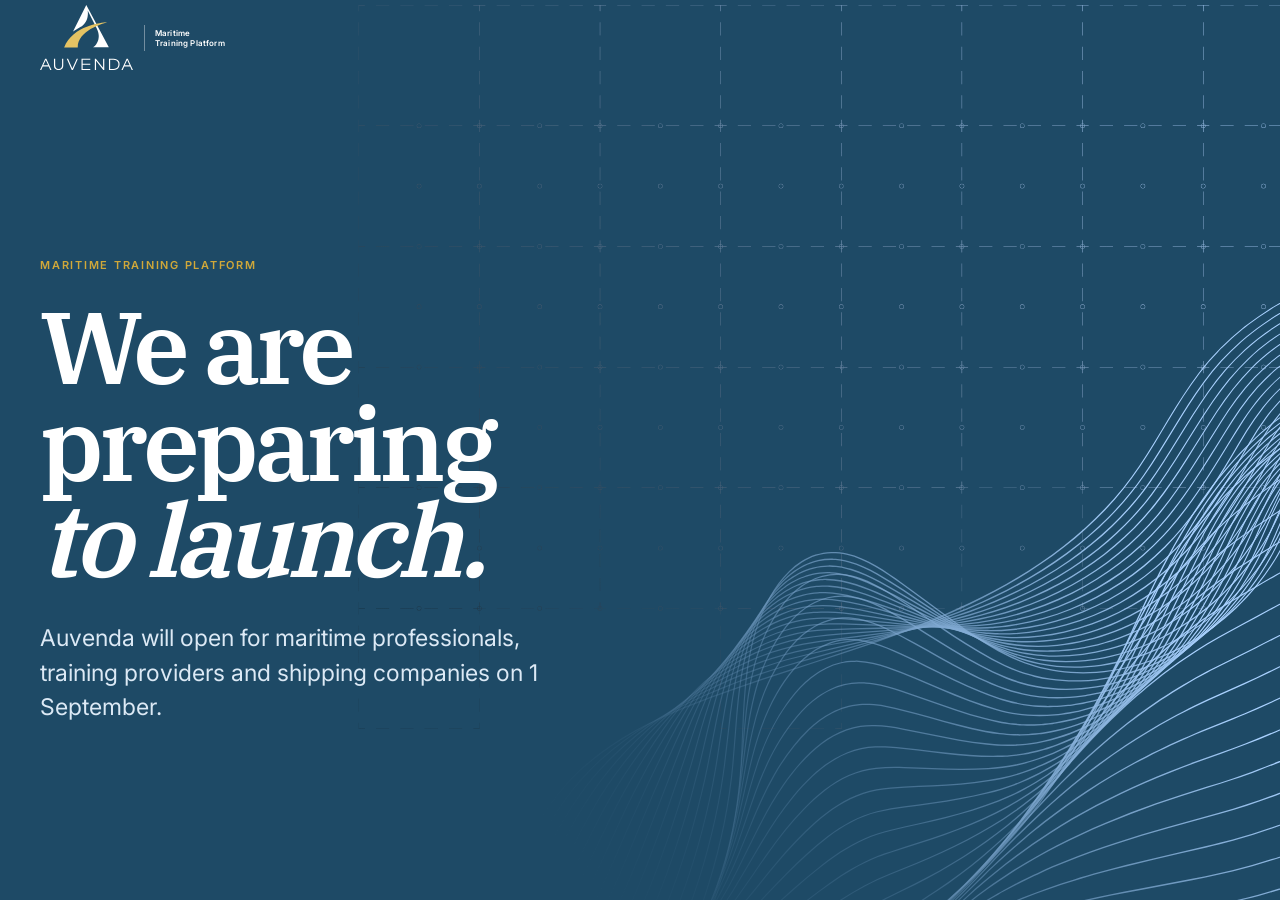
<file: maintenance.html>
<!doctype html>
<html lang="en">
<head>
  <meta charset="utf-8">
  <meta name="viewport" content="width=device-width, initial-scale=1">
  <meta name="robots" content="noindex, nofollow">
  <meta name="description" content="Auvenda Maritime Training Platform opens on 1 September.">
  <title>Auvenda — Opening 1 September</title>
  <link rel="icon" href="assets/auvenida/favicon.svg" type="image/svg+xml">
  <link rel="stylesheet" href="brand-styles.css">
  <style>
    .maintenance-page { min-height:100vh; color:#fff; background:var(--navy) url("assets/auvenida/bg-dark.svg") center/cover no-repeat; }
    .maintenance-header { height:82px; display:flex; align-items:center; }
    .maintenance-main { min-height:calc(100vh - 82px); display:grid; align-items:center; padding:80px 0; }
    .maintenance-main > .container { width:min(var(--container-max),calc(100% - 80px)); margin-inline:auto; }
    .maintenance-kicker { margin:0 0 24px; color:var(--gold); font-size:11px; font-weight:700; letter-spacing:.16em; }
    .maintenance-title { max-width:760px; margin:0; font:600 clamp(54px,8vw,112px)/.94 "IBM Plex Serif",Georgia,serif; letter-spacing:-.05em; }
    .maintenance-title em { font-style:italic; }
    .maintenance-lead { max-width:520px; margin:34px 0 0; color:#dce9f5; font-size:clamp(18px,2vw,23px); line-height:1.5; }
    @media (min-width:901px) { .maintenance-page { height:100dvh; overflow:hidden; }.maintenance-main { height:calc(100dvh - 82px); min-height:0; } }
    @media (max-width:900px) { .maintenance-header { height:66px; }.maintenance-main { min-height:calc(100vh - 66px); padding:64px 0; }.maintenance-main > .container { width:min(var(--container-max),calc(100% - 40px)); }.maintenance-title { font-size:clamp(52px,16vw,76px); } }
  </style>
</head>
<body class="maintenance-page">
  <header class="maintenance-header">
    <div class="container">
      <a class="brand" href="index.html" aria-label="Auvenda home">
        <img class="brand-logo" src="assets/auvenida/logo.svg" alt="Auvenda">
        <span class="brand-divider" aria-hidden="true"></span>
        <span class="brand-descriptor">Maritime<br>Training Platform</span>
      </a>
    </div>
  </header>
  <main class="maintenance-main">
    <div class="container">
      <p class="maintenance-kicker">MARITIME TRAINING PLATFORM</p>
      <h1 class="maintenance-title">We are preparing<br><em>to launch.</em></h1>
      <p class="maintenance-lead">Auvenda will open for maritime professionals, training providers and shipping companies on 1 September.</p>
    </div>
  </main>
</body>
</html>
</file>
<file: brand-styles.css>
:root {
  --navy: #11293e;
  --blue: #1e4a66;
  --deep: #123a52;
  --sky: #cfe0f4;
  --pale: #d8efec;
  --line: #b8cad7;
  --ink: #09141c;
  --muted: #53626c;
  --gold: #d0a839;
  --white: #fff;
  --container-max: 1240px;
  --pattern: url("assets/auvenida/pattern.svg");
}

@font-face {
  font-family: Inter;
  src: url("assets/auvenida/fonts/Inter-Regular.ttf") format("truetype");
  font-weight: 400;
  font-display: swap;
}

@font-face {
  font-family: Inter;
  src: url("assets/auvenida/fonts/Inter-Medium.ttf") format("truetype");
  font-weight: 500;
  font-display: swap;
}

@font-face {
  font-family: Inter;
  src: url("assets/auvenida/fonts/Inter-SemiBold.ttf") format("truetype");
  font-weight: 600 700;
  font-display: swap;
}

@font-face {
  font-family: "IBM Plex Serif";
  src: url("assets/auvenida/fonts/IBMPlexSerif-SemiBold.ttf") format("truetype");
  font-weight: 600;
  font-display: swap;
}

* {
  box-sizing: border-box;
}

html {
  scroll-behavior: smooth;
  overflow-x: hidden;
}

body {
  margin: 0;
  overflow-x: hidden;
  color: var(--ink);
  font: 400 16px/1.55 Inter, Arial, sans-serif;
  background: var(--white);
}

a {
  color: inherit;
  text-decoration: none;
}

.container {
  width: min(1240px, calc(100% - 80px));
  margin: auto;
}

.skip-link {
  position: absolute;
  left: -999px;
}

.skip-link:focus {
  left: 20px;
  top: 20px;
  z-index: 5;
  background: #fff;
  padding: 10px;
}

.brand-header {
  height: 82px;
  padding: 0 max(40px, calc((100vw - 1240px)/2));
  display: flex;
  align-items: center;
  justify-content: space-between;
  gap: 30px;
  background: var(--navy);
  color: #fff;
}

.brand {
  display: inline-flex;
  align-items: center;
  gap: 10px;
  line-height: 1;
}

.brand-logo {
  display: block;
  width: 94px;
  height: auto;
}

.brand-divider {
  width: 1px;
  height: 26px;
  background: rgba(255, 255, 255, .38);
}

.brand-descriptor {
  font-size: 8px;
  font-weight: 600;
  letter-spacing: .02em;
  line-height: 1.25;
}

.brand-header nav {
  display: flex;
  gap: 30px;
  margin-left: auto;
}

.brand-header nav ul {
  display: flex;
  gap: 30px;
  margin: 0;
  padding: 0;
  list-style: none;
}

.brand-header nav a {
  font-size: 14px;
  font-weight: 500;
}

.brand-header nav a:hover {
  color: var(--gold);
}

.header-actions {
  display: flex;
  align-items: center;
  gap: 20px;
}

.language-switcher {
  display: flex;
}

.language-toggle { display: none; }
.language-list { display: flex; }
.language-list a { padding: 2px 8px; border-right: 1px solid rgba(255,255,255,.3); color: #fff; font-size: 14px; font-weight: 500; }
.language-list a:last-child { border-right: 0; }
.language-list a.active { font-weight: 700; text-decoration: underline; text-underline-offset: 4px; }

.language-switcher button {
  border: 0;
  border-right: 1px solid rgba(255, 255, 255, .3);
  cursor: pointer;
  background: transparent;
  padding: 2px 8px;
  color: #fff;
  font: 500 14px Inter, Arial, sans-serif;
}

.language-switcher button:last-child {
  border-right: 0;
}

.language-switcher button.active {
  font-weight: 700;
  text-decoration: underline;
  text-underline-offset: 4px;
}

.button {
  border: 1px solid transparent;
  min-height: 48px;
  padding: 0 19px;
  display: inline-flex;
  align-items: center;
  justify-content: center;
  gap: 26px;
  font-size: 14px;
  font-weight: 700;
  transition: transform .2s, background .2s;
}

.button:hover {
  transform: translateY(-2px);
}

.button-gold {
  color: var(--navy);
  background: var(--gold);
}

.button-light {
  color: var(--navy);
  background: #fff;
}

.button span {
  font-size: 17px;
}

/* Shared non-sticky header for landing and catalogue. */

.brand-header {
  background: var(--blue);
}


.courses-page .button-dark {
  background: var(--gold);
  color: var(--navy);
}

.courses-page .button-small {
  min-height: 48px;
  padding: 0 19px;
  font-size: 14px;
}

.dark-wave,
.pattern-background {
  color: #fff;
  background-color: var(--blue);
  background-position: center;
  background-size: cover;
  background-repeat: no-repeat;
}

.dark-wave {
  background-image: url("assets/auvenida/bg-dark.svg");
}

.pattern-background {
  background: #1e4a66 var(--pattern) center / var(--pattern-size, cover) no-repeat;
}

.hero {
  --signal-x: 50%;
  --signal-y: 50%;
  --signal-opacity: 1;
  --shadow-w: 520px;
  --shadow-h: 420px;
  --glow-w: 210px;
  --glow-h: 165px;
  --pattern-size: cover;
  height: 100vh;
  min-height: fit-content;
  display: flex;
  align-items: center;
  overflow: hidden;
  position: relative;
  isolation: isolate;
}

.hero::before,
.hero::after {
  content: "";
  position: absolute;
  inset: 0;
  pointer-events: none;
}

.hero::before {
  z-index: 0;
  background: radial-gradient(
    ellipse var(--shadow-w) var(--shadow-h) at var(--signal-x) var(--signal-y),
    rgba(17, 41, 62, .72) 0,
    rgba(17, 41, 62, .58) 18%,
    rgba(17, 41, 62, .40) 38%,
    rgba(17, 41, 62, .22) 58%,
    rgba(17, 41, 62, .09) 76%,
    rgba(17, 41, 62, 0) 100%
  );
  filter: blur(24px);
  opacity: .92;
}

.hero::after {
  z-index: 3;
  background: radial-gradient(
    ellipse var(--glow-w) var(--glow-h) at var(--signal-x) var(--signal-y),
    rgba(255, 255, 255, .96) 0 2.5%,
    rgba(255, 247, 218, .92) 5%,
    rgba(229, 195, 99, .88) 12%,
    rgba(169, 209, 255, .82) 26%,
    rgba(169, 209, 255, .42) 44%,
    rgba(169, 209, 255, .16) 60%,
    transparent 76%
  );
  -webkit-mask-image: var(--pattern);
  mask-image: var(--pattern);
  -webkit-mask-position: center;
  mask-position: center;
  -webkit-mask-size: var(--pattern-size);
  mask-size: var(--pattern-size);
  -webkit-mask-repeat: no-repeat;
  mask-repeat: no-repeat;
  mix-blend-mode: screen;
  opacity: var(--signal-opacity);
}

.hero-grid {
  position: relative;
  z-index: 4;
  display: grid;
  grid-template-columns: 1fr 240px;
  align-items: end;
  gap: 60px;
  padding: 220px 0 90px;
}

.hero-grid-single {
  grid-template-columns: minmax(0, 1fr);
}

.kicker {
  margin: 0 0 24px;
  color: var(--gold);
  font-size: 14px;
  font-weight: 700;
  letter-spacing: .15em;
}

.hero h1,
h2,
h3 {
  font-family: "IBM Plex Serif", Georgia, serif;
  font-weight: 600;
}

.hero h1 {
  margin: 0;
  font-size: clamp(32px, 7vw, 96px);
  line-height: .95;
  letter-spacing: -.05em;
}

.hero h1 em {
  font-style: italic;
}

.hero-lead {
  max-width: 470px;
  margin: 34px 0;
  font-size: 18px;
  line-height: 1.65;
  color: #dce9f5;
}

.actions {
  display: flex;
  gap: 26px;
  align-items: center;
  flex-wrap: wrap;
}

.text-action {
  border-bottom: 1px solid currentColor;
  padding-bottom: 4px;
  font-size: 14px;
  font-weight: 700;
}

.text-action span {
  margin-left: 15px;
  font-size: 16px;
}

.hero-note {
  border-top: 1px solid rgba(255, 255, 255, .35);
  padding-top: 16px;
  color: #dce9f5;
}

.hero-note span {
  color: var(--gold);
  font-size: 14px;
}

.hero-note p {
  font-size: 14px;
  line-height: 1.65;
}

.section-light {
  padding: 132px 0;
}

.section-intro {
  max-width: 620px;
}

.section-intro h2,
.provider-section h2,
.companies h2,
.contact h2 {
  margin: 0 0 20px;
  font-size: clamp(40px, 4vw, 64px);
  line-height: 1.03;
  letter-spacing: -.045em;
}

.section-intro>p:last-child {
  color: var(--muted);
  max-width: 430px;
}

.audience-grid {
  display: grid;
  grid-template-columns: repeat(3, 1fr);
  border-top: 1px solid var(--navy);
  border-left: 1px solid var(--navy);
  margin-top: 64px;
}

.audience-card {
  min-height: 330px;
  padding: 24px;
  border-right: 1px solid var(--navy);
  border-bottom: 1px solid var(--navy);
  display: flex;
  flex-direction: column;
  transition: background .25s, color .25s;
}

.audience-card:hover {
  background: var(--navy);
  color: #fff;
}

.audience-card>span {
  color: var(--muted);
  font-size: 16px;
}

.audience-card:hover>span {
  color: var(--sky);
}

.audience-card h3 {
  margin: 50px 0 15px;
  font-size: 30px;
  line-height: 1.1;
  position: relative;
}

.audience-card p {
  color: var(--muted);
  margin: 0;
  font-size: 14px;
}

.audience-card:hover p {
  color: #dce9f5;
}

.audience-card b {
  margin-top: auto;
  font-size: 16px;
}

.audience-card i {
  margin-left: 14px;
  font-style: normal;
  font-size: 17px;
}

.section-blue {
  padding: 124px 0;
  background: var(--sky);
  color: var(--navy);
}

.wave-faint {
  background-image: url("assets/auvenida/bg-light.svg");
  background-position: center;
  background-size: cover;
}

.section-dark-base {
  color: #fff;
  background: var(--blue);
}

/* Circular module in the learning-journey block only, as a child of the container. */
.orbit-pattern {
  --orbit-color: #1e3a8a;
  --orbit-size: min(280px, 24vw);
  --orbit-top: 0;
  --orbit-right: 0;
  --orbit-opacity: .4;
  position: relative;
  isolation: isolate;
  overflow: hidden;
}

.orbit-pattern::before,
.orbit-pattern::after {
  content: none;
}

.orbit-pattern > .container {
  position: relative;
  z-index: 1;
  overflow: hidden;
  min-height: var(--orbit-size);
}

.orbit-graphic {
  position: absolute;
  z-index: -1;
  top: var(--orbit-top);
  right: var(--orbit-right);
  left: auto;
  bottom: auto;
  width: var(--orbit-size);
  aspect-ratio: 1;
  color: var(--orbit-color);
  opacity: var(--orbit-opacity);
  pointer-events: none;
}

.orbit-graphic svg {
  display: block;
  width: 100%;
  height: 100%;
  overflow: visible;
}

.journey.orbit-pattern > .container > .section-intro.compact {
  min-height: var(--orbit-size);
}

.compact {
  margin-bottom: 52px;
}

.section-blue .kicker {
  color: var(--blue);
}

.journey-list {
  list-style: none;
  padding: 0;
  margin: 0;
  display: grid;
  grid-template-columns: repeat(5, 1fr);
  border-top: 1px solid rgba(17, 41, 62, .5);
}

.journey-list li {
  min-height: 170px;
  padding: 20px 18px 0 0;
  border-right: 1px solid rgba(17, 41, 62, .4);
  display: flex;
  flex-direction: column;
}

.journey-list li:last-child {
  border-right: 1px solid rgba(17, 41, 62, 0);
}

.journey-list li+li {
  padding-left: 18px;
}

.journey-list span {
  font-size: 14px;
  color: var(--blue);
}

.journey-list img {
  width: 17px;
  height: 17px;
  margin: 20px 0 14px;
  object-fit: contain;
}

.journey-list b {
  margin: 0 0 4px;
  font-size: 21px;
}

.journey-list small {
  color: var(--blue);
  font-size: 14px;
  line-height: 1.45;
}

.split-title {
  display: flex;
  align-items: end;
  justify-content: space-between;
  gap: 30px;
}

.dark-text {
  color: var(--navy);
}

.direction-grid {
  display: grid;
  grid-template-columns: repeat(3, 1fr);
  margin-top: 60px;
  border-top: 1px solid var(--navy);
  border-left: 1px solid var(--navy);
}

.direction-grid a {
  padding: 20px;
  border-right: 1px solid var(--navy);
  border-bottom: 1px solid var(--navy);
  display: grid;
  grid-template-columns: 28px 1fr auto;
  align-items: start;
  gap: 10px;
  font-size: 14px;
  color: var(--muted);
}

.direction-grid a:hover {
  background: var(--pale);
}

.direction-grid strong {
  display: block;
  color: var(--navy);
  font-size: 17px;
  line-height: 1.3;
}

.direction-grid .direction-copy {
  min-width: 0;
}

.direction-grid small {
  display: block;
  margin-top: 12px;
  color: var(--muted);
  font-size: 13px;
  line-height: 1.5;
}

.direction-grid .direction-number {
  color: var(--muted);
  font-size: 14px;
}

.direction-grid .direction-arrow {
  color: var(--navy);
  font-size: 20px;
}

.provider-section {
  padding: 142px 0;
}

.provider-grid,
.company-grid,
.contact-grid {
  display: grid;
  grid-template-columns: 1fr 1fr;
  gap: 10%;
  align-items: center;
}

.contact-grid {
  align-items: flex-start;
}

.provider-section .body-copy,
.companies .body-copy {
  max-width: 470px;
  margin: 0 0 30px;
  color: #dce9f5;
}

.provider-grid ul {
  list-style: none;
  margin: 0;
  padding: 0;
  display: grid;
  grid-template-columns: 1fr 1fr;
  border-top: 1px solid rgba(255, 255, 255, .45);
  border-left: 1px solid rgba(255, 255, 255, .45);
}

.provider-grid li {
  padding: 20px;
  border-right: 1px solid rgba(255, 255, 255, .45);
  border-bottom: 1px solid rgba(255, 255, 255, .45);
  font-size: 14px;
  font-weight: 600;
}

.provider-grid li:before {
  content: ".";
  color: var(--gold);
  margin-right: 14px;
}

.education-providers {
  border-top: 1px solid var(--line);
}

.providers-intro {
  max-width: 760px;
}

.provider-types,
.principles-list {
  display: grid;
  grid-template-columns: repeat(3, 1fr);
  margin: 60px 0 30px;
  padding: 0;
  border-top: 1px solid var(--navy);
  border-left: 1px solid var(--navy);
}

.provider-types article {
  min-height: 260px;
  padding: 24px;
  border-right: 1px solid var(--navy);
  border-bottom: 1px solid var(--navy);
}

.provider-types span,
.principles-list span {
  color: var(--blue);
  font-size: 14px;
}

.provider-types h3 {
  margin: 54px 0 16px;
  font-size: 27px;
  line-height: 1.08;
}

.provider-types p {
  margin: 0;
  color: var(--muted);
  font-size: 14px;
  line-height: 1.55;
}

.section-cta {
  display: inline-block;
  margin-top: 10px;
}

.global-grid,
.ecosystem-grid,
.production-grid {
  display: grid;
  grid-template-columns: minmax(0, 1fr) minmax(0, 1fr);
  gap: 10%;
  align-items: center;
}

.production-flow,
.company-benefits {
  list-style: none;
  margin: 0;
  padding: 0;
}

.production-flow {
  counter-reset: production-step;
  border-top: 1px solid rgba(17, 41, 62, .5);
}

.production-flow li {
  counter-increment: production-step;
  min-height: 62px;
  display: grid;
  grid-template-columns: 42px 1fr;
  align-items: center;
  border-bottom: 1px solid rgba(17, 41, 62, .5);
  font-weight: 600;
}

.production-flow li::before {
  content: counter(production-step, decimal-leading-zero);
  color: var(--blue);
  font-size: 12px;
}

.global-facts {
  display: grid;
  grid-template-columns: repeat(3, 1fr);
  margin: 0;
  border-top: 1px solid rgba(17, 41, 62, .5);
  border-left: 1px solid rgba(17, 41, 62, .5);
}

.global-facts div {
  min-height: 190px;
  padding: 22px;
  border-right: 1px solid rgba(17, 41, 62, .5);
  border-bottom: 1px solid rgba(17, 41, 62, .5);
}

.global-facts dt {
  font: 600 22px/1.1 "IBM Plex Serif", Georgia, serif;
}

.global-facts dd {
  margin: 64px 0 0;
  color: var(--blue);
  font-size: 13px;
  line-height: 1.45;
}

.platform-ecosystem {
  padding: 132px 0;
}

.platform-ecosystem .section-intro>p:last-child {
  color: #dce9f5;
}

.ecosystem-map {
  display: grid;
  grid-template-columns: 1fr 1fr;
  border-top: 1px solid rgba(255, 255, 255, .45);
  border-left: 1px solid rgba(255, 255, 255, .45);
}

.ecosystem-map strong,
.ecosystem-map span {
  min-height: 92px;
  padding: 20px;
  display: flex;
  align-items: center;
  border-right: 1px solid rgba(255, 255, 255, .45);
  border-bottom: 1px solid rgba(255, 255, 255, .45);
}

.ecosystem-map strong {
  grid-column: 1 / -1;
  min-height: 120px;
  color: var(--gold);
  font: 600 28px/1.1 "IBM Plex Serif", Georgia, serif;
}

.ecosystem-map span {
  font-size: 14px;
  font-weight: 600;
}

.principles-list {
  grid-template-columns: repeat(5, 1fr);
  list-style: none;
}

.principles-list li {
  min-height: 180px;
  padding: 22px;
  display: flex;
  flex-direction: column;
  border-right: 1px solid var(--navy);
  border-bottom: 1px solid var(--navy);
}

.principles-list strong {
  margin-top: auto;
  font-size: 16px;
  line-height: 1.35;
}

.companies {
  padding: 132px 0;
}

.company-stamp {
  min-height: fit-content;
  padding: 26px;
  display: flex;
  flex-direction: column;
  background: var(--sky);
  background-image: url("assets/auvenida/bg-light-invert.svg");
  background-position: center;
  background-size: cover;
}

.company-stamp span {
  font-size: 14px;
  letter-spacing: .15em;
}

.company-stamp strong {
  margin: 10px 0 0;
  font: 600 clamp(35px, 4vw, 58px)/.95 "IBM Plex Serif", Georgia, serif;
}

.companies .body-copy {
  color: var(--muted);
}

.company-benefits {
  border-top: 1px solid var(--navy);
  border-left: 1px solid var(--navy);
}

.company-benefits li {
  min-height: 64px;
  padding: 16px 20px;
  display: flex;
  align-items: center;
  border-right: 1px solid var(--navy);
  border-bottom: 1px solid var(--navy);
  font-size: 14px;
  font-weight: 600;
}

.contact {
  padding: 120px 0;
}

.contact .kicker {
  color: var(--blue);
}

.contact p {
  color: var(--blue);
  max-width: 440px;
}

.kommo-form-panel {
  width: 100%;
  max-width: 480px;
  padding: 0;
  background: transparent;
  box-shadow: none;
}

.auvenda-kommo-form {
  width: 100%;
  min-height: 1130px;
}

.auvenda-kommo-form iframe {
  width: 100% !important;
  max-width: 100%;
}

.contact label {
  display: block;
  margin-bottom: 17px;
  color: var(--navy);
  font-size: 14px;
  font-weight: 600;
}

.contact input,
.contact select,
.contact textarea {
  width: 100%;
  margin-top: 7px;
  padding: 12px;
  border: 1px solid var(--line);
  background: #fff;
  color: var(--navy);
  font: 400 14px Inter, Arial, sans-serif;
}

.form-row {
  display: grid;
  grid-template-columns: 1fr 1fr;
  gap: 14px;
}

footer {
  padding: 34px 0;
  color: #fff;
  background: var(--blue);
}

footer .container {
  display: flex;
  align-items: center;
  gap: 25px;
  font-size: 14px;
}

footer .container>span {
  color: #b7c6d2;
  margin-right: auto;
}

footer .footer-contact-row,
footer .footer-social-row {
  justify-content: flex-end;
  margin-top: 26px;
  padding-top: 24px;
  border-top: 1px solid rgba(207, 224, 244, .22);
}

.footer-row-label { margin: 0 auto 0 0; color: #b7c6d2; font-size: 12px; font-weight: 600; letter-spacing: .12em; text-transform: uppercase; }
.footer-contacts { display: flex; align-items: flex-end; gap: clamp(28px, 5vw, 72px); }
.footer-contacts a { display: grid; gap: 7px; color: #fff; font-size: 15px; text-decoration: none; }
.footer-contacts a:hover { color: var(--gold); }
.footer-contacts span { color: #b7c6d2; font-size: 10px; font-weight: 600; letter-spacing: .12em; text-transform: uppercase; }
.contact-channels { display: flex; flex-wrap: wrap; align-items: flex-end; gap: clamp(28px, 5vw, 72px); margin-top: 28px; }
.contact-channels a { display: grid; gap: 7px; color: var(--blue); font-size: 15px; text-decoration: none; }
.contact-channels a:hover { color: var(--gold); }
.contact-channels span { color: var(--blue); font-size: 10px; font-weight: 600; letter-spacing: .12em; text-transform: uppercase; }
.contact-channel-icons { display: flex; gap: 10px; }
.contact-channel-icons a,
.footer-contacts .contact-channel-icons a { display: grid; width: 42px; height: 42px; place-items: center; gap: 0; border: 1px solid currentColor; border-radius: 50%; color: var(--blue); font-size: 0; transition: color .2s ease, background-color .2s ease, border-color .2s ease, transform .2s ease; }
.contact-channel-icons a:hover,
.footer-contacts .contact-channel-icons a:hover { border-color: var(--gold); background: var(--gold); color: var(--navy); transform: translateY(-2px); }
.contact-channel-icons a:focus-visible { outline: 2px solid var(--gold); outline-offset: 3px; }
.contact-channel-icons svg { width: 19px; height: 19px; fill: none; stroke: currentColor; stroke-width: 1.8; stroke-linecap: round; stroke-linejoin: round; }
.contact-channels-dark,
footer .contact-channels { margin-top: 0; }
.contact-channels-dark a,
footer .contact-channels a,
footer .footer-contacts .contact-channels a { color: #fff; }
.contact-channels-dark a:hover,
footer .contact-channels a:hover,
footer .footer-contacts .contact-channels a:hover { color: var(--gold); }
.contact-channels-dark span,
footer .contact-channels span { color: #b7c6d2; }
.contact-channels-dark .contact-channel-icons a,
footer .contact-channels .contact-channel-icons a,
footer .footer-contacts .contact-channel-icons a { border-color: rgba(207, 224, 244, .5); color: #fff; }
.contact-channels-dark .contact-channel-icons a:hover,
footer .contact-channels .contact-channel-icons a:hover,
footer .footer-contacts .contact-channel-icons a:hover { border-color: var(--gold); background: var(--gold); color: var(--navy); }
.social-links { display: flex; gap: 10px; }
.social-links a { display: grid; width: 42px; height: 42px; place-items: center; border: 1px solid rgba(207, 224, 244, .5); border-radius: 50%; color: #fff; transition: color .2s ease, background-color .2s ease, border-color .2s ease, transform .2s ease; }
.social-links a:hover { border-color: var(--gold); background: var(--gold); color: var(--navy); transform: translateY(-2px); }
.social-links a:focus-visible { outline: 2px solid var(--gold); outline-offset: 3px; }
.social-links svg { width: 19px; height: 19px; fill: none; stroke: currentColor; stroke-width: 1.8; stroke-linecap: round; stroke-linejoin: round; }

footer .footer-main>a:last-child {
  color: var(--gold);
}

@media (max-width:900px) {
  .container {
    width: min(100% - 40px, 1240px);
  }

  .brand-header {
    height: 66px;
    min-height: 66px;
    padding: 0 20px;
  }

  .brand-header nav,
  .brand-divider,
  .brand-descriptor {
    display: none;
  }

  .header-actions {
    margin-left: auto;
  }

  .hero {
    --shadow-w: 70vw;
    --shadow-h: 56vw;
    --glow-w: 38vw;
    --glow-h: 30vw;
    --pattern-size: cover;
    height: auto;
    min-height: 0;
    padding: 0;
    align-items: flex-start;
  }

  .hero-grid {
    padding: calc(var(--mobile-header-offset, 66px) + 24px) 0 36px;
  }

  .hero-lead {
    margin: 18px 0 24px;
  }

  .actions {
    gap: 12px;
  }

  .hero-grid,
  .provider-grid,
  .company-grid,
  .contact-grid,
  .global-grid,
  .ecosystem-grid,
  .production-grid {
    grid-template-columns: 1fr;
  }

  .global-grid,
  .ecosystem-grid,
  .production-grid {
    gap: 40px;
  }

  .provider-types,
  .global-facts,
  .principles-list {
    grid-template-columns: 1fr;
  }

  .auvenda-kommo-form {
    min-height: 1200px;
  }

  .provider-types article,
  .global-facts div,
  .principles-list li {
    min-height: auto;
  }

  .provider-types h3,
  .global-facts dd {
    margin-top: 24px;
  }

  .principles-list strong {
    margin-top: 22px;
  }

  .platform-ecosystem {
    padding: 84px 0;
  }

  .hero-note {
    display: none;
  }

  .section-light,
  .companies {
    padding: 40px 0;
  }

  .audience-grid,
  .journey-list,
  .direction-grid {
    grid-template-columns: 1fr;
  }

  .audience-card {
    min-height: fit-content;
    position: relative;
    overflow: hidden;
  }

  .audience-card:not(:last-child) {
    border-bottom: 1px solid var(--sky);
  }

  .audience-card h3,
  .audience-card b {
    margin-top: 10px;
  }

  .journey-list li {
    min-height: 96px;
    padding: 15px 0;
    border-right: 0;
    border-bottom: 1px solid rgba(17, 41, 62, .4);
    display: grid;
    grid-template-columns: 30px 28px 1fr 1.3fr;
    gap: 8px;
    align-items: center;
  }

  .journey-list li+li {
    padding-left: 0;
  }

  .journey-list li img {
    margin: 0;
  }

  .journey-list b {
    margin: 0;
  }

  .provider-section,
  .section-blue {
    padding: 84px 0;
  }

  .provider-grid ul {
    margin-top: -20px;
  }

  .split-title {
    align-items: start;
    flex-direction: column;
  }

  .direction-grid {
    margin-top: 38px;
  }

  .form-row {
    grid-template-columns: 1fr;
  }

  footer .container {
    flex-wrap: wrap;
  }

  footer .container>span {
    order: 3;
    flex-basis: 100%;
  }

  footer .footer-contact-row,
  footer .footer-social-row { align-items: flex-start; flex-direction: column; gap: 16px; }
  .footer-contacts,
  .contact-channels { align-items: flex-start; flex-direction: column; gap: 18px; }
}

/* Shared centered header. */
.brand-header {
  z-index: 50;
  display: grid;
  grid-template-columns: 1fr auto 1fr;
}

.brand-header>.brand {
  justify-self: start;
}

.brand-header nav {
  justify-self: center;
  margin-left: 0;
}

.brand-header>.header-actions {
  justify-self: end;
}

/* One shared content line. Change only --container-max to resize every block. */
.container {
  width: min(var(--container-max), calc(100% - 80px));
}

.brand-header {
  display: block;
  height: 82px;
  padding: 0;
}

.brand-header .header-container {
  height: 100%;
  display: grid;
  grid-template-columns: 1fr auto 1fr;
  align-items: center;
  gap: 30px;
}

.brand-header .header-container>.brand {
  justify-self: start;
}

.brand-header .header-container nav {
  justify-self: center;
  margin-left: 0;
}

.brand-header .header-container>.header-actions {
  justify-self: end;
}

@media (max-width:900px) {
  .container {
    width: min(var(--container-max), calc(100% - 40px));
  }

  .brand-header {
    height: 66px;
    min-height: 66px;
  }
}

.menu-button {
  display: none;
}

@media (max-width:900px) {
  body.mobile-menu-open {
    position: fixed;
    width: 100%;
    overflow: hidden;
  }

  .brand-header .header-container {
    grid-template-columns: 1fr auto;
    gap: 12px;
    position: relative;
  }

  .brand-header .header-container>nav {
    display: none;
    position: fixed;
    z-index: 60;
    top: 66px;
    right: 0;
    bottom: 0;
    left: 0;
    width: 100vw;
    height: calc(100dvh - 66px);
    overflow-y: auto;
    padding: 24px 20px 28px;
    background: var(--navy);
    border-top: 1px solid rgba(255, 255, 255, .2);
  }

  .brand-header .header-container>nav.mobile-open {
    display: flex;
    flex-direction: column;
    align-items: stretch;
    gap: 0;
  }

  .brand-header .header-container>nav.mobile-open ul { display: flex; width: 100%; flex-direction: column; gap: 0; }

  .brand-header .header-container>nav a {
    min-height: 48px;
    display: flex;
    align-items: center;
    border-bottom: 1px solid rgba(255, 255, 255, .2);
    font-size: 15px;
  }

  .brand-header .language-switcher {
    position: relative;
    width: 58px;
    min-height: 42px;
    border: 1px solid rgba(255, 255, 255, .38);
    background: var(--navy);
  }

  .brand-header .language-toggle { display: flex; align-items: center; justify-content: center; width: 100%; min-height: 40px; }
  .brand-header .language-list { display: none; }
  .brand-header .language-switcher.is-open .language-list { display: flex; position: absolute; z-index: 2; top: 100%; right: -1px; width: 58px; flex-direction: column; background: var(--blue); border: 1px solid rgba(255,255,255,.38); }
  .brand-header .language-switcher.is-open .language-list a { display: flex; align-items: center; justify-content: center; min-height: 40px; padding: 0; border: 0; border-bottom: 1px solid rgba(255,255,255,.2); }

  .brand-header .language-switcher button {
    display: none;
    width: 100%;
    min-height: 40px;
    justify-content: flex-start;
    padding: 0 9px;
    border: 0;
    color: #fff;
    background: var(--navy);
  }

  .brand-header .language-switcher button.active {
    display: flex;
    align-items: center;
    justify-content: space-between;
  }

  .brand-header .language-switcher button.active::after {
    content: "";
    width: 0;
    height: 0;
    border-style: solid;
    border-width: 0 0 8px 8px;
    border-color: transparent transparent var(--navy);
  }

  .brand-header .language-switcher.is-open button {
    display: flex;
    position: absolute;
    z-index: 2;
    left: -1px;
    width: 58px;
    border: 1px solid rgba(255, 255, 255, .38);
    border-top: 0;
  }

  .brand-header .language-switcher.is-open button:nth-child(1) {
    top: 0;
    border-top: 1px solid rgba(255, 255, 255, .38);
  }

  .brand-header .language-switcher.is-open button:nth-child(2) {
    top: 41px;
  }

  .brand-header .language-switcher.is-open button:nth-child(3) {
    top: 81px;
  }

  .brand-header .header-actions {
    gap: 10px;
  }

  .brand-header .header-actions .button {
    min-height: 42px;
    padding: 0 15px;
  }

  .menu-button {
    width: 42px;
    height: 42px;
    padding: 0;
    border: 0;
    cursor: pointer;
    background: transparent;
    color: #fff;
    flex-direction: column;
    align-items: center;
    justify-content: center;
    gap: 5px;
  }

  .menu-button span {
    display: block;
    width: 20px;
    height: 2px;
    background: currentColor;
    transition: transform .2s ease, opacity .2s ease;
  }

  .menu-button[aria-expanded="true"] span:first-child {
    transform: translateY(7px) rotate(45deg);
  }

  .menu-button[aria-expanded="true"] span:nth-child(2) {
    opacity: 0;
  }

  .menu-button[aria-expanded="true"] span:last-child {
    transform: translateY(-7px) rotate(-45deg);
  }

  .brand-header .menu-button {
    display: flex;
  }
}

/* Language selection is communicated by contrast, not by an underline. */
.language-switcher button.active {
  color: var(--navy);
  background: var(--gold);
  text-decoration: none;
}

@media (min-width:901px) {
  .language-switcher button.active {
    color: #fff;
    background: transparent;
    text-decoration: underline;
    text-underline-offset: 4px;
  }
}

@media (max-width:900px) {
  .brand-logo {
    max-height: 42px;
  }

  .brand-header .language-switcher button {
    align-items: center;
    justify-content: center;
    padding: 0;
    text-align: center;
  }

  .brand-header .language-switcher button.active {
    position: relative;
    justify-content: center;
    color: var(--navy);
    background: var(--gold);
  }

  .brand-header .language-switcher button.active::after {
    position: absolute;
    right: 0;
    bottom: 0;
  }
}

/* Mobile navigation shares the header surface and respects iPhone safe areas. */
@media (max-width:900px) {
  :root {
    --mobile-header-height: 66px;
    --mobile-header-offset: calc(var(--mobile-header-height) + env(safe-area-inset-top, 0px));
  }

  html {
    scroll-padding-top: 16px;
  }

  section[id] {
    scroll-margin-top: 16px;
  }

  .brand-header {
    z-index: 80;
    height: var(--mobile-header-offset);
    min-height: 0;
    background: var(--blue);
  }

  .brand-header .header-container {
    width: min(var(--container-max), calc(100% - 32px));
    height: var(--mobile-header-height);
    grid-template-columns: minmax(0, 1fr) auto;
    gap: 8px;
  }

  .brand-header .brand {
    min-width: 0;
  }

  .brand-header .brand-logo {
    width: 82px;
    max-height: 43px;
  }

  .brand-header .header-actions {
    gap: 8px;
  }

  .brand-header .header-container>nav {
    top: var(--mobile-header-offset);
    height: calc(100vh - var(--mobile-header-offset));
    height: calc(100dvh - var(--mobile-header-offset));
    padding: 24px 20px max(28px, env(safe-area-inset-bottom, 28px));
    background: var(--blue);
    border-top: 1px solid rgba(255, 255, 255, .22);
  }

  .brand-header .header-container>nav a {
    min-height: 64px;
    font-size: 16px;
    font-weight: 600;
    border-color: rgba(255, 255, 255, .28);
  }

  .brand-header .language-switcher {
    width: 48px;
    min-height: 40px;
    border: 1px solid rgba(255, 255, 255, .45);
    background: transparent;
  }

  .brand-header .language-switcher button,
  .brand-header .language-switcher.is-open button {
    width: 48px;
    min-height: 40px;
    padding: 0;
    color: #fff;
    background: var(--blue);
    font-size: 14px;
    font-weight: 700;
  }

  .brand-header .language-switcher button.active,
  .brand-header .language-switcher.is-open button.active {
    justify-content: center;
    gap: 5px;
    color: #fff;
    background: rgba(255, 255, 255, .1);
  }

  .brand-header .language-switcher button.active::after {
    position: static;
    right: auto;
    bottom: auto;
    content: "";
    width: 0;
    height: 0;
    margin: 0;
    border: 5px solid transparent;
    border-top: 6px solid currentColor;
    transform: translateY(3px);
  }

  .brand-header .language-switcher.is-open {
    overflow: visible;
  }

  .brand-header .language-switcher.is-open button {
    border-color: rgba(255, 255, 255, .45);
  }

  .brand-header .language-switcher.is-open button:nth-child(1) {
    top: 0;
  }

  .brand-header .language-switcher.is-open button:nth-child(2) {
    top: 39px;
  }

  .brand-header .language-switcher.is-open button:nth-child(3) {
    top: 78px;
  }

  .brand-header .language-switcher.is-open button.active::after {
    transform: translateY(-3px) rotate(180deg);
  }

  .brand-header .header-actions .button {
    min-height: 40px;
    padding: 0 14px;
    font-size: 14px;
    line-height: 1;
    white-space: nowrap;
  }

  .brand-header .menu-button {
    width: 40px;
    height: 40px;
    flex: 0 0 40px;
  }

  .brand-header .menu-button:focus {
    outline: none;
  }

  .brand-header .menu-button:focus-visible {
    outline: 2px solid var(--gold);
    outline-offset: 2px;
  }
}

@media (max-width:360px) {
  .brand-header .header-container {
    width: calc(100% - 24px);
    gap: 6px;
  }

  .brand-header .brand-logo {
    width: 74px;
  }

  .brand-header .header-actions {
    gap: 6px;
  }

  .brand-header .header-actions .button {
    padding: 0 8px;
    font-size: 14px;
  }
}

@media (max-width:900px) {
  .brand-header .language-switcher > .language-toggle { display: flex; }
}

.brand-logo-picture {
  display: block;
  line-height: 0;
}

@media (max-width:900px) {
  .brand-header .brand-logo {
    width: 119px;
    max-height: 37px;
  }

  .kicker {
    font-size: 14px;
    margin: 0 0 14px;
  }

  footer .brand-logo {
    width: 119px;
    max-height: 37px;
  }
}

@media (max-width:360px) {
  .brand-header .brand-logo {
    width: 96px;
    max-height: 30px;
  }

  footer .brand-logo {
    width: 96px;
    max-height: 30px;
  }
}

/* Compact mobile layout: Russian and Ukrainian copy stays readable below 414px. */
@media (max-width:414px) {
  .container { width:calc(100% - 32px); }

  .auvenda-kommo-form { min-height:1320px; }

  .kicker { margin-bottom:12px; font-size:9px; letter-spacing:.11em; }

  .hero { height: auto; min-height: 0; padding: 0; align-items: flex-start; }
  .hero-grid { padding: calc(var(--mobile-header-offset, 66px) + 20px) 0 28px; }
  .hero h1 {
    max-width:100%;
    font-size:clamp(38px,11vw,46px);
    line-height:.98;
    letter-spacing:-.04em;
    overflow-wrap:anywhere;
  }
  .hero-lead { margin:24px 0; font-size:15px; line-height:1.55; }

  .actions { align-items:stretch; flex-wrap:wrap; gap:10px; }
  .actions .button,
  .actions .text-action { width:100%; min-height:44px; justify-content:space-between; }
  .actions .text-action { padding:12px 0 7px; }

  .section-light,
  .section-blue,
  .provider-section,
  .companies,
  .contact { padding:64px 0; }

  .section-intro h2,
  .provider-section h2,
  .companies h2,
  .contact h2 {
    margin-bottom:14px;
    font-size:clamp(30px,9vw,37px);
    line-height:1.02;
    overflow-wrap:anywhere;
  }
  .section-intro > p:last-child,
  .companies .body-copy,
  .provider-section .body-copy,
  .contact p { font-size:14px; line-height:1.5; }

  .audience-grid { margin-top:36px; }
  .audience-card { min-height:0; padding:20px; }
  .audience-card h3 { margin:24px 0 12px; font-size:25px; }
  .audience-card p { font-size:12px; line-height:1.45; }

  .journey-list { grid-template-columns:1fr; border-left:1px solid rgba(17,41,62,.4); }
  .journey-list li,
  .journey-list li + li {
    display:grid;
    grid-template-columns:24px 1fr;
    grid-template-rows:auto auto 1fr;
    gap:8px 10px;
    min-height:112px;
    padding:14px;
    border-right:1px solid rgba(17,41,62,.4);
  }
  .journey-list li:last-child { grid-column:auto; }
  .journey-list span { grid-column:1; grid-row:1; font-size:10px; }
  .journey-list img { grid-column:1; grid-row:2; width:16px; height:16px; }
  .journey-list b { grid-column:2; grid-row:1 / span 2; align-self:end; font-size:18px; line-height:1.05; }
  .journey-list small { grid-column:1 / -1; grid-row:3; font-size:10px; line-height:1.35; }

  .direction-grid a {
    min-height:88px;
    padding:15px;
    grid-template-columns:24px minmax(0,1fr) auto;
    font-size:10px;
  }
  .direction-grid strong { font-size:15px; line-height:1.2; }

  .provider-grid { gap:40px; }
  .provider-grid ul { grid-template-columns:1fr; }
  .provider-grid li { min-height:54px; padding:15px; font-size:11px; }

  .company-stamp { min-height:170px; padding:20px; }
  .company-stamp strong { font-size:30px; }

  .contact label { font-size:10px; }
  .contact input,
  .contact select,
  .contact textarea { font-size:12px; }
}

@media (min-width:415px) and (max-width:480px) {
  .hero h1 { font-size:44px; }
}

@media (max-width:480px) {
  .hero {
    --shadow-w: 82vw;
    --shadow-h: 66vw;
    --glow-w: 44vw;
    --glow-h: 36vw;
  }
}

@media (max-width:900px) {
  .orbit-pattern {
    --orbit-size: 52vw;
    --orbit-top: 0;
    --orbit-right: 0;
    --orbit-opacity: .34;
  }
}

@media (prefers-reduced-motion: reduce) {
  .hero::before,
  .hero::after { display: none; }
}


/* Contact layout comparison: compact single-column alternative. */
.contact-compact-demo {
  border-top: 1px solid rgba(17, 41, 62, .18);
}

.contact-compact-layout {
  display: grid;
  grid-template-columns: 1fr;
  gap: 44px;
}

.contact-compact-intro {
  max-width: 760px;
}

.contact-compact-intro > p:last-child {
  max-width: 520px;
  margin-bottom: 0;
}

.compact-form-panel {
  width: 100%;
}

.compact-contact-form {
  border: 1px solid var(--navy);
  border-top: 0;
  background: rgba(255, 255, 255, .72);
  padding: 26px;
}

.compact-form-grid {
  display: grid;
  grid-template-columns: repeat(3, minmax(0, 1fr));
  gap: 18px;
  align-items: end;
}

.compact-contact-form label {
  margin: 0;
}

.compact-contact-form input,
.compact-contact-form select,
.compact-contact-form textarea {
  margin-top: 8px;
  min-height: 48px;
}

.compact-contact-form textarea {
  min-height: 120px;
  resize: vertical;
}

.compact-form-span-2 {
  grid-column: span 2;
}

.compact-form-submit {
  display: flex;
  align-items: end;
  justify-content: flex-end;
  min-height: 100%;
}

.compact-form-submit .button {
  min-width: 180px;
}

@media (max-width: 1080px) {
  .compact-form-grid {
    grid-template-columns: repeat(2, minmax(0, 1fr));
  }

  .compact-form-span-2 {
    grid-column: 1 / -1;
  }

  .compact-form-submit {
    grid-column: 1 / -1;
    justify-content: flex-start;
  }
}

@media (max-width: 640px) {
  .contact-compact-layout {
    gap: 28px;
  }

  .compact-contact-form {
    padding: 18px;
  }

  .compact-form-grid {
    grid-template-columns: 1fr;
    gap: 14px;
  }

  .compact-form-span-2,
  .compact-form-submit {
    grid-column: auto;
  }

  .compact-form-submit .button {
    width: 100%;
  }
}
</file>
<file: header.css>
.brand-header {
  position: absolute;
  top: 0;
  left: 0;
  width: 100%;
  z-index: 80;
  display: block;
  height: 82px;
  min-height: 82px;
  padding: 0;
  color: #fff;
  background: #11293e;
}

.brand-header .header-container {
  display: grid;
  grid-template-columns: 1fr auto 1fr;
  align-items: center;
  gap: 30px;
  width: min(1240px, calc(100% - 80px));
  height: 82px;
  margin-inline: auto;
}

.brand-header .brand { display: inline-flex; justify-self: start; align-items: center; gap: 10px; color: #fff; line-height: 1; text-decoration: none; }
.brand-header .brand-logo-picture { display: block; line-height: 0; }
.brand-header .brand-logo { display: block; width: 94px; height: auto; }
.brand-header .brand-divider { width: 1px; height: 26px; background: rgba(255,255,255,.38); }
.brand-header .brand-descriptor { color: #fff; font-size: 14px; font-weight: 600; line-height: 1.25; }
.brand-header nav { display: flex; justify-self: center; align-items: stretch; height: 82px; margin: 0; }
.brand-header nav ul { display: flex; align-items: stretch; gap: 0; height: 82px; margin: 0; padding: 0; list-style: none; }
.brand-header nav a { display: flex; align-items: center; height: 82px; padding: 0 15px; color: #fff; font-size: 14px; font-weight: 500; text-decoration: none; }
.brand-header nav a:hover { color: var(--gold); }
.brand-header .header-actions { display: flex; justify-self: end; align-items: center; gap: 20px; }
.brand-header .header-contact { display: inline-flex; min-height: 48px; padding: 0 19px; align-items: center; justify-content: center; color: #11293e; background: var(--gold); white-space: nowrap; }
.brand-header .language-switcher { position: relative; display: flex; }
.brand-header .language-switcher button { border-color: rgba(255,255,255,.3); color: #fff; }
.brand-header .language-toggle { display: none; }
.brand-header .language-list { display: flex; }
.brand-header .language-list a { padding: 2px 8px; border-right: 1px solid rgba(255,255,255,.3); color: #fff; font-size: 14px; text-decoration: none; }
.brand-header .language-list a:last-child { border-right: 0; }
.brand-header .language-list a.active { font-weight: 700; text-decoration: underline; text-underline-offset: 4px; }
.brand-header .menu-button { display: none; }
body.admin-bar .brand-header { top: 0; }

@media (max-width:900px) {
  body.mobile-menu-open { position: fixed; width: 100%; overflow: hidden; }
  .brand-header { top: 0; height: 66px; min-height: 66px; background: #11293e; }
  .brand-header .header-container { grid-template-columns: minmax(0,1fr) auto; gap: 8px; width: min(1240px, calc(100% - 32px)); height: 66px; }
  .brand-header .brand { min-width: 0; }
  .brand-header .brand-logo { width: 82px; max-height: 43px; }
  .brand-header .brand-divider,.brand-header .brand-descriptor { display: none; }
  .brand-header nav { display: none; position: fixed; z-index: 90; top: 66px; right: 0; bottom: 0; left: 0; width: 100vw; height: calc(100dvh - 66px); padding: 24px 20px; flex-direction: column; align-items: stretch; overflow-y: auto; background: #1e4a66; border-top: 1px solid rgba(255,255,255,.22); }
  .brand-header nav.mobile-open,.brand-header nav.is-open { display: flex; }
  .brand-header nav ul { display: flex; width: 100%; height: auto; flex-direction: column; gap: 0; }
  .brand-header nav a { width: 100%; min-height: 56px; height: auto; padding: 0; border-bottom: 1px solid rgba(255,255,255,.22); font-size: 15px; }
  .brand-header .header-actions { gap: 8px; }
  .brand-header .language-switcher { width: 48px; min-height: 40px; border: 1px solid rgba(255,255,255,.45); }
  .brand-header .language-switcher > button { display: none; width: 48px; min-height: 40px; padding: 0; align-items: center; justify-content: center; border: 0; background: #1e4a66; }
  .brand-header .language-switcher > button.active,.brand-header .language-switcher > .language-toggle { display: flex; }
  .brand-header .language-switcher.is-open > button { display: flex; position: absolute; z-index: 2; right: -1px; width: 48px; border: 1px solid rgba(255,255,255,.38); }
  .brand-header .language-switcher.is-open > button:nth-of-type(1) { top: -1px; }
  .brand-header .language-switcher.is-open > button:nth-of-type(2) { top: 39px; }
  .brand-header .language-switcher.is-open > button:nth-of-type(3) { top: 79px; }
  .brand-header .language-list { display: none; }
  .brand-header .language-switcher.is-open .language-list { display: flex; position: absolute; z-index: 2; top: 100%; right: -1px; width: 48px; flex-direction: column; background: #1e4a66; border: 1px solid rgba(255,255,255,.38); }
  .brand-header .language-switcher.is-open .language-list a { display: flex; align-items: center; justify-content: center; min-height: 40px; padding: 0; border: 0; border-bottom: 1px solid rgba(255,255,255,.2); }
  .brand-header .header-contact { min-height: 40px; padding: 0 14px; }
  .brand-header .menu-button { display: flex; width: 40px; min-width: 40px; height: 40px; min-height: 40px; padding: 0; border: 0; flex-direction: column; align-items: center; justify-content: center; gap: 5px; color: #fff; background: transparent; }
  .brand-header .menu-button span { display: block; width: 20px; height: 2px; background: currentColor; transition: transform .2s ease,opacity .2s ease; }
  .brand-header .menu-button[aria-expanded="true"] span:first-child { transform: translateY(7px) rotate(45deg); }
  .brand-header .menu-button[aria-expanded="true"] span:nth-child(2) { opacity: 0; }
  .brand-header .menu-button[aria-expanded="true"] span:last-child { transform: translateY(-7px) rotate(-45deg); }
  body.admin-bar .brand-header { top: 0; }
  body.admin-bar .brand-header nav { top: 112px; height: calc(100dvh - 112px); }
}

@media (max-width: 380px) {
  .brand-header .header-contact { padding-inline: 10px; font-size: 12px; }
  .brand-header .brand-logo { width: 74px; }
}
</file>
<file: styles.css>
:root {
  --container-max: 1240px;
  --blue: #1e4a66;
  --ink: #191919;
  --muted: #686868;
  --line: #c8c8c8;
  --line-dark: #858585;
  --paper: #fff;
  --wash: #f2f2f0;
  --soft: #fafaf9;
}

* { box-sizing: border-box; }
.brand-logo-picture { display: block; line-height: 0; }
html { scroll-behavior: smooth; }
body { background: var(--paper); color: var(--ink); margin: 0; font-family: Arial, Helvetica, sans-serif; font-size: 16px; }
button, input, select, textarea { color: inherit; font: inherit; border-radius: 0; }
button:focus-visible, input:focus-visible, select:focus-visible, textarea:focus-visible, [tabindex]:focus-visible { outline: 2px solid var(--ink); outline-offset: 2px; }
h1, h2, h3, p { margin-top: 0; }
.site-shell { min-height: 100vh; }
.skip-link { z-index: 100; background: var(--ink); color: #fff; padding: 12px 16px; position: fixed; top: -100px; left: 20px; }
.skip-link:focus { top: 12px; }

.site-header { z-index: 20; border-bottom: 1px solid var(--line); background: rgba(255,255,255,.98); grid-template-columns: minmax(280px,1fr) auto minmax(320px,1fr); align-items: center; min-height: 74px; padding: 0 4vw; display: grid; position: sticky; top: 0; }
.logo { text-align: left; cursor: pointer; background: transparent; border: 0; align-items: center; gap: 12px; padding: 0; font-weight: 700; display: inline-flex; }
.logo-mark { border: 1px solid var(--ink); letter-spacing: .08em; place-items: center; width: 52px; height: 32px; font-size: 10px; display: grid; }
.desktop-nav { align-items: stretch; height: 74px; display: flex; }
.desktop-nav button { cursor: pointer; background: transparent; border: 0; padding: 0 15px; font-size: 14px; position: relative; }
.desktop-nav button:hover { background: var(--wash); }
.desktop-nav button.active::after { content: ""; background: var(--ink); height: 2px; position: absolute; bottom: 17px; left: 15px; right: 15px; }
.header-actions { justify-content: flex-end; align-items: center; gap: 18px; display: flex; }
.language-switcher { display: flex; }
.language-switcher button { border: 0; border-right: 1px solid var(--line); cursor: pointer; background: transparent; padding: 2px 8px; font-size: 12px; }
.language-switcher button:last-child { border-right: 0; }
.language-switcher button.active { text-underline-offset: 4px; font-weight: 700; text-decoration: underline; }
.menu-button { border: 1px solid var(--ink); background: #fff; min-height: 40px; padding: 0 14px; font-weight: 700; display: none; }

.section, .hero { padding: 90px max(4vw, calc(50vw - 620px)); }
.section-grid { grid-template-columns: 1.05fr .95fr; align-items: center; gap: 7vw; min-height: 670px; display: grid; }
.eyebrow { color: var(--muted); letter-spacing: .15em; margin: 0 0 22px; font-size: 12px; font-weight: 700; }
h1 { letter-spacing: -.05em; max-width: 760px; margin-bottom: 26px; font-size: clamp(50px,6vw,86px); line-height: .99; }
h2 { letter-spacing: -.035em; margin-bottom: 16px; font-size: clamp(34px,4vw,54px); line-height: 1.04; }
h3 { margin-bottom: 14px; font-size: 22px; line-height: 1.2; }
.lead { color: #444; max-width: 650px; margin-bottom: 36px; font-size: 20px; line-height: 1.55; }
.body-copy { max-width: 620px; color: var(--muted); font-size: 18px; line-height: 1.7; }
.button-row { flex-wrap: wrap; gap: 12px; display: flex; }
.button { border: 1px solid var(--ink); cursor: pointer; justify-content: center; align-items: center; gap: 24px; min-height: 50px; padding: 0 22px; font-weight: 700; display: inline-flex; }
.button:hover { outline: 2px solid var(--ink); outline-offset: 2px; }
.button-dark { background: var(--ink); color: #fff; }
.button-dark:hover { background: #333; }
.button-light { background: #fff; }
.button-light:hover { background: var(--wash); }
.button-small { min-height: 40px; padding: 0 17px; font-size: 14px; }
.button-inverse { color: var(--ink); background: #fff; border-color: #fff; }
.button-inverse:hover { background: #e7e7e7; outline-color: #fff; }
.placeholder { border: 1px solid var(--line-dark); color: #555; background: #ededed; flex-direction: column; justify-content: center; align-items: center; gap: 12px; min-height: 330px; display: flex; }
.hero-placeholder { min-height: 430px; }
.placeholder span { letter-spacing: .12em; font-size: 11px; }
.placeholder strong { text-align: center; font-size: 16px; }

.section-heading { max-width: 690px; margin-bottom: 45px; }
.section-heading > p:last-child { color: var(--muted); line-height: 1.6; }
.section-heading.compact { margin-bottom: 35px; }
.split-heading { justify-content: space-between; align-items: flex-end; gap: 28px; max-width: none; display: flex; }
.audience-grid { grid-template-columns: repeat(3,1fr); gap: 18px; display: grid; }
.wire-card { border: 1px solid var(--line); background: var(--paper); padding: 28px; }
.audience-card { cursor: pointer; flex-direction: column; min-height: 285px; display: flex; }
.audience-card:hover { border-color: var(--ink); }
.audience-card p { color: var(--muted); line-height: 1.6; }
.card-number { color: var(--muted); margin-bottom: 45px; font-size: 12px; display: block; }
.text-link { border: 0; border-bottom: 1px solid var(--ink); cursor: pointer; background: transparent; width: fit-content; margin-top: auto; padding: 3px 0; font-weight: 700; }
.text-link:hover { background: var(--wash); }
.section-muted { border-block: 1px solid var(--line); background: var(--wash); }
.section-dark { background: var(--ink); color: #fff; }
.section-dark .eyebrow, .section-dark p { color: #c9c9c9; }

.steps { border: 1px solid var(--line); color: var(--ink); background: #fff; grid-template-columns: repeat(5,1fr); display: grid; }
.step { border-right: 1px solid var(--line); flex-direction: column; gap: 28px; min-height: 150px; padding: 24px; display: flex; position: relative; }
.step:last-child { border-right: 0; }
.step span { color: var(--muted); font-size: 12px; }
.step b { z-index: 1; background: #fff; place-items: center; width: 19px; height: 19px; font-size: 15px; display: grid; position: absolute; top: 62%; right: -10px; }
.steps-vertical { grid-template-columns: 1fr; width: 100%; }
.steps-vertical .step { border-right: 0; border-bottom: 1px solid var(--line); grid-template-columns: 40px 1fr; align-items: center; min-height: 88px; display: grid; }
.steps-vertical .step:last-child { border-bottom: 0; }
.steps-vertical .step b { inset: auto auto -10px 34px; }
.category-grid { border-top: 1px solid var(--ink); border-left: 1px solid var(--ink); grid-template-columns: repeat(3,1fr); display: grid; }
.category-card { border: 0; border-right: 1px solid var(--ink); border-bottom: 1px solid var(--ink); text-align: left; cursor: pointer; background: #fff; grid-template-columns: 32px 1fr auto; align-items: center; gap: 16px; min-height: 104px; padding: 22px; display: grid; }
.category-card:hover { background: var(--wash); }
.category-card span { color: var(--muted); font-size: 11px; }
.category-card strong { font-size: 20px; }
.category-card small { color: var(--muted); font-size: 11px; font-weight: 400; }
.category-skeleton { border-top: 0; min-height: 104px; background: linear-gradient(90deg, #f4f4f2 25%, #ececea 50%, #f4f4f2 75%); background-size: 200% 100%; animation: skeleton-shift 1.4s linear infinite; }
.source-status { color: var(--muted); align-items: center; gap: 9px; min-height: 28px; margin: -25px 0 18px; font-size: 11px; display: flex; }
.status-dot { border: 1px solid var(--line-dark); border-radius: 50%; background: var(--wash); width: 8px; height: 8px; }
.source-status.is-live .status-dot { background: var(--ink); border-color: var(--ink); }
.source-status.is-fallback .status-dot { background: #fff; }
@keyframes skeleton-shift { to { background-position: -200% 0; } }
.provider-directory-grid { grid-template-columns: repeat(3,1fr); gap: 18px; display: grid; }
.provider-directory-card { cursor: pointer; flex-direction: column; min-height: 470px; display: flex; }
.provider-directory-card:hover { border-color: var(--ink); }
.provider-card-placeholder { border: 1px solid var(--line); color: var(--muted); text-align: center; letter-spacing: .1em; background: #ededed; place-items: center; min-height: 150px; margin-bottom: 24px; font-size: 10px; line-height: 1.6; display: grid; }
.provider-type { color: var(--muted); letter-spacing: .1em; margin-bottom: 15px; font-size: 10px; font-weight: 700; }
.provider-directory-card p { color: var(--muted); line-height: 1.6; }
.provider-card-meta { border-top: 1px solid var(--line); justify-content: space-between; gap: 12px; margin-top: auto; padding-top: 14px; color: var(--muted); font-size: 11px; display: flex; }
.provider-directory-card .text-link { margin-top: 22px; }

.regional-section { min-height: 620px; }
.metric-row { border-top: 1px solid var(--line); grid-template-columns: repeat(3,1fr); margin-top: 38px; display: grid; }
.metric-row div { border-right: 1px solid var(--line); flex-direction: column; gap: 7px; padding: 20px 14px 0 0; display: flex; }
.metric-row div + div { padding-left: 14px; }
.metric-row div:last-child { border-right: 0; }
.metric-row span { color: var(--muted); font-size: 12px; }
.two-column-content { grid-template-columns: 1fr 1fr; align-items: start; gap: 10vw; display: grid; }
.two-column-content > div > p:not(.eyebrow) { max-width: 580px; margin-bottom: 30px; line-height: 1.7; }
.supporting-note { margin-top: 18px; font-size: 12px; }
.benefit-list { border-top: 1px solid #666; border-left: 1px solid #666; grid-template-columns: 1fr 1fr; margin: 0; padding: 0; list-style: none; display: grid; }
.benefit-list li { border-bottom: 1px solid #666; border-right: 1px solid #666; align-items: center; gap: 14px; min-height: 85px; padding: 18px; font-weight: 700; display: flex; }
.benefit-list span { color: #bdbdbd; }
.company-section .steps { justify-self: end; max-width: 540px; }

.ecosystem { grid-template-columns: 1fr 70px 1.2fr 70px 1fr; align-items: stretch; max-width: 1040px; display: grid; }
.ecosystem-side { gap: 14px; display: grid; }
.ecosystem-side div, .ecosystem-core { border: 1px solid var(--line-dark); text-align: center; background: #fff; place-items: center; min-height: 86px; padding: 20px; font-weight: 700; display: grid; }
.ecosystem-core { border: 2px solid var(--ink); background: var(--ink); color: #fff; min-height: 186px; font-size: 22px; line-height: 1.4; }
.ecosystem-lines { flex-direction: column; justify-content: space-around; align-items: center; font-size: 22px; display: flex; }
.ecosystem-flow { border-top: 1px solid var(--line-dark); flex-wrap: wrap; gap: 14px; max-width: 1040px; margin-top: 30px; padding-top: 22px; font-size: 13px; font-weight: 700; display: flex; }
.ecosystem-flow span { color: var(--muted); }
.trust-grid { border: 1px solid var(--ink); grid-template-columns: repeat(5,1fr); display: grid; }
.trust-grid div { border-right: 1px solid var(--ink); flex-direction: column; gap: 42px; min-height: 145px; padding: 20px; display: flex; }
.trust-grid div:last-child { border-right: 0; }
.trust-grid span { color: var(--muted); font-size: 11px; }

.final-contact { border-top: 1px solid var(--line); grid-template-columns: .8fr 1.2fr; align-items: start; gap: 8vw; display: grid; }
.contact-intro { position: sticky; top: 120px; }
.intent-links { border-top: 1px solid var(--line); margin-top: 35px; }
.intent-links button { border: 0; border-bottom: 1px solid var(--line); cursor: pointer; text-align: left; background: #fff; justify-content: space-between; gap: 20px; width: 100%; padding: 16px 0; display: flex; }
.intent-links button:hover { background: var(--wash); }
.intent-links span { color: var(--muted); font-size: 12px; }
.intent-links strong { font-size: 13px; }
.form-panel { border: 1px solid var(--ink); background: #fff; padding: 32px; }
.compact-form { max-width: 720px; }
.audience-tabs { border: 0; margin: 0 0 30px; padding: 0; }
.audience-tabs legend { color: var(--muted); margin-bottom: 12px; font-size: 12px; font-weight: 700; }
.audience-tabs > div { grid-template-columns: repeat(3,1fr); display: grid; }
.audience-tabs button { border: 1px solid var(--line-dark); cursor: pointer; background: #fff; border-right: 0; min-height: 55px; padding: 8px; font-size: 12px; font-weight: 700; }
.audience-tabs button:last-child { border-right: 1px solid var(--line-dark); }
.audience-tabs button:hover { background: var(--wash); }
.audience-tabs button.active { background: var(--ink); color: #fff; }
.form-heading { border-bottom: 1px solid var(--line); flex-direction: column; gap: 5px; margin-bottom: 26px; padding-bottom: 22px; display: flex; }
.form-heading span { color: var(--muted); text-transform: uppercase; letter-spacing: .1em; font-size: 11px; }
.form-heading strong { font-size: 24px; }
.form-grid { grid-template-columns: 1fr 1fr; column-gap: 18px; display: grid; }
.field { flex-direction: column; gap: 9px; margin-bottom: 22px; font-size: 13px; font-weight: 700; display: flex; }
.field span { line-height: 1.4; }
.field-full { margin-bottom: 20px; }
input, select, textarea { border: 1px solid var(--line-dark); width: 100%; color: var(--ink); background: #fff; padding: 13px 12px; }
input, select { min-height: 47px; }
textarea { resize: vertical; line-height: 1.5; }
.consent { color: #444; align-items: flex-start; gap: 10px; margin: 22px 0; font-size: 12px; line-height: 1.5; display: flex; }
.consent input { flex: none; width: 17px; min-height: 17px; margin: 0; }
.consent small { color: var(--muted); }
.form-submit { width: 100%; }
.success-panel { align-content: center; place-items: start; min-height: 430px; display: grid; }
.success-mark { border: 1px solid var(--ink); place-items: center; width: 45px; height: 45px; margin-bottom: 25px; font-weight: 700; display: grid; }
.success-panel p { color: var(--muted); line-height: 1.7; }

body.catalogue-open main > section:not(#catalogue-page) { display: none; }
.catalogue-page { min-height: calc(100vh - 74px); background: var(--paper); }
.catalogue-page[hidden] { display: none; }
.catalogue-breadcrumbs { grid-area: breadcrumbs; color: var(--muted); align-items: center; flex-wrap: wrap; gap: 10px; padding: 0; font-size: 12px; display: flex; }
.catalogue-breadcrumbs a,
.catalogue-breadcrumbs button { border: 0; color: inherit; background: transparent; padding: 0; font: inherit; text-decoration: none; }
.catalogue-breadcrumbs button { cursor: pointer; }
.catalogue-breadcrumbs strong { color: var(--ink); font-weight: 400; }
.catalogue-hero { border-block: 1px solid var(--line); background: var(--soft); grid-template-columns: 1fr 210px; grid-template-areas: "breadcrumbs breadcrumbs" "copy summary"; align-items: end; gap: 30px 8vw; padding: 38px max(4vw, calc(50vw - 620px)) 75px; display: grid; }
.catalogue-hero > :nth-child(2) { grid-area: copy; }
.catalogue-hero h1 { margin-bottom: 20px; font-size: clamp(48px, 6vw, 76px); }
.catalogue-hero .lead { margin-bottom: 0; }
.catalogue-summary { border: 1px solid var(--ink); align-items: center; justify-content: center; min-height: 165px; padding: 23px; display: flex; }
.catalogue-summary span { color: var(--muted); letter-spacing: .12em; font-size: 10px; font-weight: 700; }
.catalogue-summary strong { font-size: 52px; line-height: 1; }
.catalogue-summary small { color: var(--muted); margin-top: auto; line-height: 1.45; }
.catalogue-body { grid-template-columns: 270px 1fr; gap: 42px; max-width: 1320px; margin: 0 auto; padding: 55px 4vw 100px; display: grid; }
.catalogue-sidebar { border: 1px solid var(--line); align-self: start; position: sticky; top: 105px; }
.catalogue-sidebar-heading { border-bottom: 1px solid var(--line); flex-direction: column; gap: 14px; padding: 20px; display: flex; }
.catalogue-sidebar-heading span { color: var(--muted); letter-spacing: .1em; font-size: 10px; font-weight: 700; }
.catalogue-sidebar-heading button { border: 0; border-bottom: 1px solid var(--ink); cursor: pointer; background: transparent; width: fit-content; padding: 0; font-size: 12px; }
.catalogue-sidebar-heading a { border-bottom: 1px solid var(--ink); width: fit-content; font-size: 12px; text-decoration: none; }
.catalogue-category-button { border: 0; border-bottom: 1px solid var(--line); cursor: pointer; text-align: left; background: #fff; justify-content: space-between; align-items: center; gap: 15px; width: 100%; min-height: 54px; padding: 12px 18px; font-size: 13px; display: flex; }
.catalogue-category-button:last-child { border-bottom: 0; }
.catalogue-category-button:hover { background: var(--wash); }
.catalogue-category-button.active { background: var(--ink); color: #fff; }
.catalogue-category-button small { opacity: .7; }
.catalogue-results-heading { border-bottom: 1px solid var(--ink); justify-content: space-between; align-items: flex-end; gap: 20px; margin-bottom: 18px; padding-bottom: 18px; display: flex; }
.catalogue-results-heading > div { flex-direction: column; gap: 6px; display: flex; }
.catalogue-results-heading span { color: var(--muted); letter-spacing: .1em; font-size: 10px; }
.catalogue-results-heading strong { font-size: 24px; }
.course-results-grid { grid-template-columns: repeat(2, 1fr); gap: 16px; display: grid; }
.catalogue-course-card { border: 1px solid var(--line); background: #fff; flex-direction: column; min-height: 310px; padding: 24px; display: flex; }
.catalogue-course-card:hover { border-color: var(--ink); }
.course-card-topline { color: var(--muted); justify-content: space-between; gap: 18px; margin-bottom: 45px; font-size: 10px; display: flex; }
.catalogue-course-card h3 { font-size: 23px; }
.catalogue-course-card > p { color: var(--muted); margin-bottom: 26px; line-height: 1.6; }
.catalogue-course-meta { border-top: 1px solid var(--line); grid-template-columns: 1fr; gap: 12px; margin-top: auto; padding-top: 14px; display: grid; }
.catalogue-course-meta span { color: var(--muted); flex-direction: column; gap: 4px; font-size: 10px; display: flex; }
.catalogue-course-meta strong { color: var(--ink); font-size: 12px; }
.catalogue-course-actions { align-items: center; flex-wrap: wrap; gap: 18px; margin-top: 22px; display: flex; }
.catalogue-course-actions a { border-bottom: 1px solid var(--ink); color: var(--ink); text-decoration: none; font-size: 12px; font-weight: 700; }
.catalogue-course-actions button { border: 0; border-bottom: 1px solid var(--line-dark); cursor: pointer; background: transparent; padding: 0; font-size: 12px; }
.catalogue-loading, .catalogue-empty { border: 1px solid var(--line); grid-column: 1 / -1; min-height: 260px; place-items: center; padding: 35px; text-align: center; display: grid; }
.catalogue-loading span { color: var(--muted); letter-spacing: .12em; font-size: 11px; }
.catalogue-empty p { color: var(--muted); line-height: 1.6; }
.catalogue-more { margin-top: 25px; width: 100%; }
.catalogue-more[hidden] { display: none; }

.site-footer { border-top: 1px solid var(--line); color: var(--muted); grid-template-columns: 1fr auto 1fr; align-items: center; gap: 50px; padding: 38px 4vw; font-size: 12px; display: grid; }
.footer-logo { color: var(--ink); }
.site-footer > div > p { margin: 15px 0 0; }
.footer-links { gap: 22px; display: flex; }
.footer-links button { cursor: pointer; background: transparent; border: 0; border-bottom: 1px solid transparent; padding: 3px 0; }
.footer-links button:hover { border-color: var(--ink); }
.footer-guide-link { color: inherit; border-bottom: 1px solid transparent; padding: 3px 0; text-decoration: none; }
.footer-guide-link:hover { border-color: var(--ink); }

.course-dialog { border: 1px solid var(--ink); border-radius: 0; width: min(620px, calc(100vw - 40px)); padding: 32px; }
.course-dialog::backdrop { background: rgba(25,25,25,.55); }
.course-dialog h2 { margin: 32px 0 20px; font-size: 42px; }
.course-dialog p { color: var(--muted); line-height: 1.7; margin-bottom: 30px; }
.dialog-heading { border-bottom: 1px solid var(--line); justify-content: space-between; gap: 20px; padding-bottom: 16px; font-size: 11px; font-weight: 700; display: flex; }
.dialog-heading > span { letter-spacing: .1em; }
.dialog-heading button { border: 0; border-bottom: 1px solid var(--ink); background: transparent; cursor: pointer; padding: 0; }
.toast { z-index: 50; border: 1px solid var(--ink); background: #fff; max-width: calc(100vw - 40px); padding: 14px 18px; position: fixed; right: 20px; bottom: 20px; font-size: 13px; transform: translateY(130%); transition: transform .18s ease; }
.toast.visible { transform: translateY(0); }

@media (max-width: 1100px) {
  .site-header { grid-template-columns: 1fr auto; }
  .desktop-nav { border-bottom: 1px solid var(--ink); background: #fff; height: auto; padding: 14px 4vw; display: none; position: absolute; top: 74px; left: 0; right: 0; }
  .desktop-nav.mobile-open { display: grid; }
  .desktop-nav button { text-align: left; min-height: 50px; }
  .desktop-nav button.active::after { width: 3px; height: auto; inset: 10px auto 10px 0; }
  .menu-button { align-items: center; display: inline-flex; }
  .section-grid { grid-template-columns: 1fr; padding-top: 70px; }
  .hero-placeholder { min-height: 300px; }
  .audience-grid, .category-grid, .provider-directory-grid { grid-template-columns: 1fr 1fr; }
  .catalogue-body { grid-template-columns: 230px 1fr; gap: 25px; }
  .course-results-grid { grid-template-columns: 1fr; }
  .site-footer { grid-template-columns: 1fr 1fr; }
}

@media (max-width:900px) {
  .section, .hero { padding: 70px 28px; }
  .section-grid { min-height: 0; }
  .two-column-content, .final-contact { grid-template-columns: 1fr; }
  .contact-intro { position: static; }
  .ecosystem { grid-template-columns: 1fr; gap: 12px; }
  .ecosystem-lines { flex-direction: row; min-height: 35px; }
  .ecosystem-lines span { transform: rotate(90deg); }
  .trust-grid { grid-template-columns: 1fr 1fr; }
  .trust-grid div { border-bottom: 1px solid var(--ink); }
  .catalogue-hero { grid-template-columns: 1fr; grid-template-areas: "breadcrumbs" "copy" "summary"; padding-inline: 28px; }
  .catalogue-summary { min-height: 135px; }
  .catalogue-body { grid-template-columns: 1fr; padding-inline: 28px; }
  .catalogue-sidebar { position: static; }
  #catalogue-category-nav { grid-template-columns: 1fr 1fr; display: grid; }
  .catalogue-category-button:nth-last-child(2):nth-child(odd) { border-bottom: 0; }
  .catalogue-category-button:nth-child(odd) { border-right: 1px solid var(--line); }
}

@media (max-width: 600px) {
  .site-header { min-height: 68px; padding-inline: 18px; }
  .desktop-nav { padding-inline: 18px; top: 68px; }
  .logo > span:last-child { display: none; }
  .header-actions { gap: 8px; }
  .language-switcher button { padding-inline: 6px; }
  .section, .hero { padding: 58px 20px; }
  h1 { font-size: 47px; }
  h2 { font-size: 36px; }
  .lead { font-size: 18px; }
  .button-row .button { width: 100%; }
  .audience-grid, .category-grid, .provider-directory-grid, .steps, .benefit-list, .trust-grid, .form-grid { grid-template-columns: 1fr; }
  .step { border-right: 0; border-bottom: 1px solid var(--line); min-height: 92px; }
  .step b { display: none; }
  .split-heading { flex-direction: column; align-items: flex-start; gap: 20px; }
  .metric-row { grid-template-columns: 1fr; }
  .metric-row div, .metric-row div + div { border-right: 0; border-bottom: 1px solid var(--line); padding: 16px 0; }
  .company-section .steps { justify-self: stretch; }
  .audience-tabs > div { grid-template-columns: 1fr; }
  .audience-tabs button { border-right: 1px solid var(--line-dark); border-bottom: 0; }
  .audience-tabs button:last-child { border-bottom: 1px solid var(--line-dark); }
  .form-panel { padding: 22px; }
  .site-footer { grid-template-columns: 1fr; align-items: flex-start; gap: 28px; }
  .footer-links { flex-wrap: wrap; }
  .course-dialog { padding: 22px; }
  .catalogue-hero { padding: 55px 20px; }
  .catalogue-body { padding: 35px 20px 70px; }
  #catalogue-category-nav { grid-template-columns: 1fr; }
  .catalogue-category-button:nth-child(odd) { border-right: 0; }
  .catalogue-category-button:nth-last-child(2):nth-child(odd) { border-bottom: 1px solid var(--line); }
  .catalogue-results-heading { align-items: flex-start; flex-direction: column; }
  .catalogue-course-card { min-height: 285px; padding: 20px; }
}

@media (prefers-reduced-motion: reduce) {
  html { scroll-behavior: auto; }
  .toast { transition: none; }
  .category-skeleton { animation: none; }
}

/* Auvenda brand layer. */
@font-face { font-family: Inter; src: url("assets/auvenida/fonts/Inter-Regular.ttf") format("truetype"); font-weight: 400; font-display: swap; }
@font-face { font-family: Inter; src: url("assets/auvenida/fonts/Inter-Medium.ttf") format("truetype"); font-weight: 500; font-display: swap; }
@font-face { font-family: Inter; src: url("assets/auvenida/fonts/Inter-SemiBold.ttf") format("truetype"); font-weight: 600 700; font-display: swap; }
@font-face { font-family: "IBM Plex Serif"; src: url("assets/auvenida/fonts/IBMPlexSerif-SemiBold.ttf") format("truetype"); font-weight: 600; font-display: swap; }
:root { --ink: #11293e; --muted: #53626c; --line: #b8cad7; --line-dark: #1e4a66; --paper: #fff; --wash: #d8efec; --soft: #cfe0f4; --gold: #e5c363; }
body { font-family: Inter, Arial, sans-serif; } h1, h2, h3, .form-heading strong, .catalogue-summary strong { font-family: "IBM Plex Serif", Georgia, serif; font-weight: 600; } .auvenida-logo { width: 88px; height: auto; display: block; } .site-header { border-bottom: 0; background: var(--ink); color: #fff; min-height: 82px; } .logo { color: #fff; gap: 11px; } .logo > span:last-child { font-size: 9px; font-weight: 600; line-height: 1.25; max-width: 66px; } .desktop-nav { height: 82px; } .desktop-nav button { color: #fff; font-size: 11px; } .desktop-nav button:hover { background: rgba(255,255,255,.08); } .desktop-nav button.active::after { background: var(--gold); bottom: 14px; } .language-switcher button { color: #fff; border-color: rgba(255,255,255,.3); } .button { border: 0; min-height: 48px; font-size: 12px; } .button-dark { background: var(--gold); color: var(--ink); } .button-dark:hover { background: #f0cf70; } .button-light { border: 1px solid currentColor; color: var(--ink); } .menu-button { color: var(--ink); } .section, .hero { padding-top: 110px; padding-bottom: 110px; } .hero { color: #fff; background: var(--ink) url("assets/auvenida/bg-dark.svg") center/cover no-repeat; } .hero .eyebrow { color: var(--gold); } .hero h1 { max-width: 780px; font-size: clamp(56px, 6.5vw, 94px); } .hero .lead { color: #dce9f5; } .hero .button-light { color: #fff; border-color: rgba(255,255,255,.8); background: transparent; } .hero-placeholder { border: 0; background: transparent; color: #dce9f5; align-items: flex-end; min-height: 390px; padding: 35px; } .hero-placeholder span { border-top: 1px solid rgba(255,255,255,.45); width: 190px; padding-top: 14px; letter-spacing: .12em; line-height: 1.7; text-align: left; } .hero-placeholder strong { display:none; } .eyebrow { color: var(--line-dark); font-size: 10px; letter-spacing: .16em; } h2 { font-size: clamp(40px,4vw,62px); } .section-heading { max-width: 720px; } .wire-card { border-color: var(--line); } .audience-grid { gap: 0; border-top: 1px solid var(--ink); border-left: 1px solid var(--ink); } .audience-card { min-height: 320px; border-right: 1px solid var(--ink); border-bottom: 1px solid var(--ink); border-top: 0; border-left: 0; padding: 26px; } .audience-card:hover { background: var(--ink); color: #fff; } .audience-card:hover p,.audience-card:hover .card-number { color: #dce9f5; } .section-muted { border: 0; background: var(--soft) url("assets/auvenida/bg-light.svg") center/cover no-repeat; } .section-dark { background: var(--ink) url("assets/auvenida/bg-dark.svg") center/cover no-repeat; } .section-dark .eyebrow { color: var(--gold); } .steps { border-color: rgba(17,41,62,.55); background: transparent; } .step { border-color: rgba(17,41,62,.42); min-height: 155px; } .step b { background: var(--soft); } .category-grid { border-color: var(--ink); } .category-card { border-color: var(--ink); } .category-card:hover { background: var(--wash); } .provider-directory-card { background: #fff; } .provider-card-placeholder { background: var(--pale, #d8efec); border-color: var(--line); } .benefit-list { border-color: rgba(255,255,255,.45); } .benefit-list li { border-color: rgba(255,255,255,.45); } .benefit-list span { color: var(--gold); } .ecosystem-core { border-color: var(--ink); background: var(--ink); } .trust-grid,.trust-grid div { border-color: var(--ink); } .form-panel { border-color: var(--ink); box-shadow: 0 18px 50px rgba(17,41,62,.12); } .audience-tabs button.active { background: var(--ink); } .catalogue-page { background: #fff; } .catalogue-hero { border: 0; color: var(--ink); background: var(--soft) url("assets/auvenida/bg-light.svg") center/cover no-repeat; } .catalogue-summary { border-color: var(--ink); background: #fff; } .catalogue-sidebar,.catalogue-course-card { border-color: var(--line); } .catalogue-category-button.active { background: var(--ink); } .catalogue-results-heading { border-color: var(--ink); } .catalogue-course-card:hover { border-color: var(--ink); box-shadow: 0 12px 26px rgba(17,41,62,.12); } .site-footer { border: 0; color: #cfe0f4; background: var(--blue); } .footer-logo { color: #fff; } .footer-links button,.footer-guide-link { color: #fff; } .prototype-label { color: var(--gold); }
@media (max-width: 1100px) { .desktop-nav { background: var(--ink); top: 82px; } .desktop-nav button { color: #fff; } }
@media (max-width: 600px) { .site-header { min-height: 66px; } .desktop-nav { top: 66px; } .logo > span:last-child { display: none; } .auvenida-logo { width: 76px; } .section, .hero { padding-top: 72px; padding-bottom: 72px; } .hero h1 { font-size: 51px; } .hero-placeholder { display: none; } .audience-grid { grid-template-columns: 1fr; } .audience-card { min-height: 240px; } .step b { background: transparent; } }
/* courses.html is a single catalogue view; direction selection only changes its filter. */
body.courses-page main > section:not(#catalogue-page) { display: none; }
body.courses-page .catalogue-page { min-height: calc(100vh - 82px); }
body.courses-page .site-footer { margin-top: 0; }
/* The course catalogue preserves the approved composition. */
.catalogue-hero { grid-template-columns: minmax(0,1fr) 270px; align-items: end; }
.catalogue-hero h1 { max-width: none; font-family: Inter,Arial,sans-serif; font-size: clamp(48px,4.2vw,72px); font-weight: 600; letter-spacing: -.045em; line-height: 1; }
.catalogue-hero .lead { max-width: 720px; font-family: Inter,Arial,sans-serif; font-size: 15px; line-height: 1.55; }
.catalogue-course-card h3,.catalogue-results-heading strong { font-family: Inter,Arial,sans-serif; font-weight: 600; }
@media (max-width:900px) { .catalogue-hero { grid-template-columns: 1fr; } .catalogue-hero h1 { font-size: 48px; } }

/* Keep the landing course block in the approved layout. */
body.courses-page #courses .section-heading { max-width: none; margin-bottom: 46px; }
body.courses-page #courses .section-heading h2 {
  max-width: none;
  font-family: Inter, Arial, sans-serif;
  font-size: clamp(48px, 4.2vw, 72px);
  font-weight: 600;
  letter-spacing: -.045em;
  line-height: 1;
}
body.courses-page #courses .button-light { min-height: 68px; padding-inline: 30px; font-size: 16px; white-space: nowrap; }
@media (max-width:900px) {
  body.courses-page #courses .section-heading h2 { font-size: 48px; }
  body.courses-page #courses .button-light { min-height: 52px; font-size: 14px; }
}

/* Shared page container: one width token for the header and all catalogue blocks. */
.site-container { width: min(var(--container-max), calc(100% - 80px)); margin-inline: auto; }
.catalogue-hero { display:block; padding:0; }
.catalogue-hero-inner { display:grid; grid-template-columns:minmax(0,1fr) 270px; grid-template-areas:"breadcrumbs breadcrumbs" "copy summary"; align-items:end; gap:30px 8vw; padding-block:38px 75px; }
.catalogue-hero-inner > :nth-child(2) { grid-area:copy; }
.catalogue-body { width:min(var(--container-max),calc(100% - 80px)); max-width:none; margin-inline:auto; padding:55px 0 100px; }
.site-footer { display:block; padding:38px 0; }
.site-footer-inner { display:grid; grid-template-columns:1fr auto 1fr; align-items:center; gap:50px; font-size:12px; }
.site-footer-inner > div:first-child { justify-self:start; }
.site-footer-inner > .footer-links { justify-self:end; }
@media (max-width:900px) {
  .site-container,.catalogue-body { width:min(var(--container-max),calc(100% - 40px)); }
  .catalogue-hero-inner { grid-template-columns:1fr; grid-template-areas:"breadcrumbs" "copy" "summary"; padding-block:28px 52px; }
  .catalogue-body { padding-block:35px 70px; }
  .site-footer-inner { grid-template-columns:1fr; gap:24px; }
  .site-footer-inner > .footer-links { justify-self:start; }
}

/* Catalogue footer mirrors the landing page footer. */
body.courses-page .site-footer { padding: 34px 0; }
body.courses-page .site-footer-inner { display: block; font-size: 14px; }
body.courses-page .footer-main { display: flex; align-items: center; gap: 25px; }
body.courses-page .footer-main > span { margin-right: auto; color: #b7c6d2; }
body.courses-page .footer-main > a { color: var(--gold); text-decoration: none; }
body.courses-page .footer-contact-row,
body.courses-page .footer-social-row { display: flex; align-items: center; justify-content: flex-end; gap: 25px; margin-top: 26px; padding-top: 24px; border-top: 1px solid rgba(207, 224, 244, .22); }
body.courses-page .footer-row-label { margin: 0 auto 0 0; color: #b7c6d2; font-size: 12px; font-weight: 600; letter-spacing: .12em; text-transform: uppercase; }
body.courses-page .footer-contacts { display: flex; gap: clamp(28px, 5vw, 72px); }
body.courses-page .footer-contacts a { display: grid; gap: 7px; color: #fff; font-size: 15px; text-decoration: none; }
body.courses-page .footer-contacts a:hover { color: var(--gold); }
body.courses-page .footer-contacts span { color: #b7c6d2; font-size: 10px; font-weight: 600; letter-spacing: .12em; text-transform: uppercase; }
body.courses-page .social-links { display: flex; gap: 10px; }
body.courses-page .social-links a { display: grid; width: 42px; height: 42px; place-items: center; border: 1px solid rgba(207, 224, 244, .5); border-radius: 50%; color: #fff; transition: color .2s ease, background-color .2s ease, border-color .2s ease, transform .2s ease; }
body.courses-page .social-links a:hover { border-color: var(--gold); background: var(--gold); color: var(--ink); transform: translateY(-2px); }
body.courses-page .social-links a:focus-visible { outline: 2px solid var(--gold); outline-offset: 3px; }
body.courses-page .social-links svg { width: 19px; height: 19px; fill: none; stroke: currentColor; stroke-width: 1.8; stroke-linecap: round; stroke-linejoin: round; }

@media (max-width:900px) {
  body.courses-page .footer-main { align-items: flex-start; flex-wrap: wrap; }
  body.courses-page .footer-main > span { order: 3; flex-basis: 100%; }
  body.courses-page .footer-contact-row,
  body.courses-page .footer-social-row { align-items: flex-start; flex-direction: column; gap: 16px; }
  body.courses-page .footer-contacts { align-items: flex-start; flex-direction: column; gap: 18px; }
}

/* Responsive catalogue controls. */
.catalogue-summary > div { display:flex; width:100%; min-height:117px; flex-direction:column; align-items:flex-start; gap:8px; }
.catalogue-summary strong { display:block; }
.catalogue-summary small { display:block; }
.catalogue-filter { position:sticky; top:105px; align-self:start; z-index:20; }
.catalogue-filter-toggle { display:none; }
.catalogue-sidebar { position:static; top:auto; background:#fff; }
.catalogue-category-button { color:var(--ink); text-decoration:none; }

body.admin-bar .catalogue-filter { top:137px; }

@media (max-width:900px) {
  .site-container,.catalogue-body { width:min(var(--container-max),calc(100% - 32px)); }
  .catalogue-hero-inner { padding-block:28px 48px; }
  .catalogue-summary { min-height:132px; }
  .catalogue-summary > div { min-height:84px; }
  .catalogue-summary strong { font-size:48px; }
  .catalogue-body { display:block; padding-block:24px 70px; }
  .catalogue-filter { top:66px; z-index:70; margin-bottom:24px; background:#fff; box-shadow:0 10px 24px rgba(17,41,62,.1); }
  .catalogue-filter-toggle { display:grid; grid-template-columns:1fr auto 18px; align-items:center; gap:12px; width:100%; min-height:64px; padding:12px 16px; border:1px solid var(--ink); background:var(--ink); color:#fff; text-align:left; }
  .catalogue-filter-toggle span { font-size:10px; font-weight:700; letter-spacing:.12em; text-transform:uppercase; }
  .catalogue-filter-toggle strong { overflow:hidden; font-size:12px; font-weight:600; text-overflow:ellipsis; white-space:nowrap; }
  .catalogue-filter-toggle i { width:9px; height:9px; border-right:2px solid currentColor; border-bottom:2px solid currentColor; transform:rotate(45deg) translateY(-3px); transition:transform .2s ease; }
  .catalogue-filter.is-open .catalogue-filter-toggle i { transform:rotate(225deg) translate(-2px,-2px); }
  .catalogue-sidebar { display:none; max-height:calc(100dvh - 146px); overflow-y:auto; border-top:0; }
  .catalogue-filter.is-open .catalogue-sidebar { display:block; }
  .catalogue-results-heading { padding-top:8px; }
  body.admin-bar .catalogue-filter { top:112px; }
}
</file>
<file: design-guide.css>
.design-guide-body { background: var(--soft); }
.guide-header { z-index: 30; border-bottom: 1px solid var(--ink); background: rgba(255,255,255,.98); justify-content: space-between; align-items: center; min-height: 74px; padding: 0 32px; display: flex; position: sticky; top: 0; }
.guide-header .logo { color: var(--ink); text-decoration: none; }
.guide-header-meta { align-items: center; gap: 24px; display: flex; }
.guide-header-meta > span, .guide-state-label { color: var(--muted); letter-spacing: .12em; font-size: 10px; font-weight: 700; }
.guide-header-meta .button, .guide-final-note .button { color: #fff; text-decoration: none; }
.guide-layout { grid-template-columns: 250px minmax(0,1fr); align-items: start; display: grid; }
.guide-sidebar { border-right: 1px solid var(--line); background: var(--paper); height: calc(100vh - 74px); padding: 34px 24px; position: sticky; top: 74px; overflow-y: auto; }
.guide-sidebar-title { color: var(--muted); letter-spacing: .12em; margin-bottom: 18px; font-size: 10px; font-weight: 700; }
.guide-sidebar nav { display: grid; }
.guide-sidebar a { border-bottom: 1px solid var(--line); color: var(--ink); padding: 10px 0; text-decoration: none; font-size: 12px; }
.guide-sidebar a:hover, .guide-sidebar a:focus-visible { background: var(--wash); }
.guide-main { min-width: 0; }
.guide-cover { border-bottom: 1px solid var(--ink); background: var(--paper); grid-template-columns: minmax(0,1.2fr) minmax(330px,.8fr); gap: 7vw; min-height: 630px; padding: 90px clamp(32px,6vw,90px); display: grid; align-items: center; }
.guide-cover h1 { font-size: clamp(58px,7vw,106px); }
.guide-cover-note, .component-anatomy, .course-card-rules { border: 1px solid var(--ink); background: var(--paper); padding: 30px; }
.guide-cover-note > span, .guide-cover-note dt, .foundation-card span, .component-anatomy > span, .course-card-rules > span, .variant-list > span, .handoff-grid span, .applied-item > span { color: var(--muted); letter-spacing: .1em; font-size: 10px; font-weight: 700; }
.guide-cover-note > strong { margin: 18px 0; font-size: 22px; line-height: 1.35; display: block; }
.guide-cover-note > p { color: var(--muted); line-height: 1.65; }
.guide-cover-note dl { border-top: 1px solid var(--line); margin: 25px 0 0; }
.guide-cover-note dl div { border-bottom: 1px solid var(--line); grid-template-columns: 1fr 1.6fr; gap: 15px; padding: 13px 0; display: grid; }
.guide-cover-note dd { margin: 0; font-size: 12px; font-weight: 700; }
.guide-section { border-bottom: 1px solid var(--ink); scroll-margin-top: 74px; padding: 82px clamp(28px,5vw,72px); }
.guide-section:nth-child(odd) { background: var(--paper); }
.guide-section-heading { border-bottom: 1px solid var(--ink); grid-template-columns: 54px 1fr; gap: 22px; margin-bottom: 40px; padding-bottom: 24px; display: grid; }
.guide-section-heading > span { border: 1px solid var(--ink); place-items: center; width: 44px; height: 44px; font-size: 12px; display: grid; }
.guide-section-heading .eyebrow { margin-bottom: 9px; }
.guide-section-heading h2 { margin: 0; font-size: clamp(34px,4vw,52px); }
.guide-intro { color: var(--muted); max-width: 780px; margin: -14px 0 42px; font-size: 18px; line-height: 1.65; }
.guide-subsection + .guide-subsection { border-top: 1px solid var(--line); margin-top: 54px; padding-top: 54px; }
.guide-subheading { justify-content: space-between; align-items: start; gap: 30px; margin-bottom: 25px; display: flex; }
.guide-subheading h3 { margin: 0; }
.guide-subheading p { color: var(--muted); max-width: 520px; margin: 0; font-size: 13px; line-height: 1.5; }
.token-grid, .foundation-grid { grid-template-columns: repeat(4,minmax(0,1fr)); gap: 12px; display: grid; }
.color-token { border: 1px solid var(--line); background: var(--paper); grid-template-columns: 42px 1fr; gap: 4px 12px; padding: 14px; display: grid; }
.color-token > span { border: 1px solid var(--line); background: var(--swatch); grid-row: span 3; width: 42px; height: 60px; }
.color-token strong { font-size: 13px; }
.color-token code, .color-token small { color: var(--muted); font-size: 10px; }
.foundation-card { border: 1px solid var(--line); background: var(--paper); min-height: 170px; padding: 20px; }
.foundation-card strong { margin: 30px 0 10px; font-size: 22px; display: block; }
.foundation-card p { color: var(--muted); margin: 0; font-size: 12px; line-height: 1.5; }
.spacing-scale { border: 1px solid var(--line); background: var(--paper); align-items: end; gap: 20px; margin-top: 12px; padding: 22px; display: flex; overflow: hidden; }
.spacing-scale div { align-items: center; gap: 7px; display: flex; }
.spacing-scale span { background: var(--ink); width: var(--space); height: var(--space); min-width: 4px; display: block; }
.spacing-scale code { font-size: 10px; }
.type-table { border-top: 1px solid var(--ink); }
.type-row { border-bottom: 1px solid var(--line); grid-template-columns: 150px 1fr 190px; align-items: center; gap: 28px; min-height: 92px; padding: 18px 0; display: grid; }
.type-row > code, .type-row > small { color: var(--muted); font-size: 11px; }
.type-display { letter-spacing: -.05em; font-size: clamp(44px,5vw,72px); font-weight: 700; line-height: .99; }
.type-h2 { letter-spacing: -.035em; font-size: clamp(34px,4vw,54px); font-weight: 700; line-height: 1.04; }
.type-h3 { font-size: 22px; font-weight: 700; }
.type-lead { font-size: 20px; line-height: 1.55; }
.type-body { font-size: 16px; line-height: 1.65; }
.type-caption { letter-spacing: .1em; font-size: 10px; }
.type-label { font-size: 13px; font-weight: 700; }
.localisation-stress { border: 1px solid var(--ink); background: var(--paper); grid-template-columns: repeat(3,1fr); margin-top: 38px; display: grid; }
.localisation-stress > span, .localisation-stress > small { grid-column: 1 / -1; padding: 14px 20px; color: var(--muted); letter-spacing: .1em; font-size: 10px; font-weight: 700; }
.localisation-stress > span { border-bottom: 1px solid var(--line); }
.localisation-stress > small { border-top: 1px solid var(--line); line-height: 1.5; }
.localisation-stress > div { border-right: 1px solid var(--line); padding: 22px; }
.localisation-stress > div:nth-of-type(3) { border-right: 0; }
.localisation-stress strong { color: var(--muted); font-size: 10px; }
.localisation-stress p { margin: 18px 0 0; font-size: 20px; line-height: 1.35; }
.state-matrix { border: 1px solid var(--ink); min-width: 0; overflow-x: auto; }
.state-matrix-head, .state-matrix-row { grid-template-columns: 110px repeat(4,minmax(150px,1fr)); gap: 14px; align-items: center; padding: 14px; display: grid; }
.state-matrix-head, .state-matrix-row { min-width: 850px; }
.state-matrix-head { border-bottom: 1px solid var(--ink); color: var(--muted); letter-spacing: .1em; font-size: 9px; font-weight: 700; }
.state-matrix-row + .state-matrix-row { border-top: 1px solid var(--line); }
.state-matrix-row > strong { font-size: 12px; }
.state-matrix-row .button { min-width: 0; padding-inline: 14px; font-size: 12px; }
button:disabled, input:disabled, select:disabled, textarea:disabled { cursor: not-allowed; opacity: .42; }
.guide-hover.button { outline: 2px solid var(--ink); outline-offset: 2px; }
.guide-hover.button-dark { background: #333; }
.guide-hover.button-light, .guide-hover.text-link, .category-card.guide-hover, .tab-state-grid .guide-hover { background: var(--wash); }
.guide-focus, .guide-input-focus, .guide-card-focus { outline: 2px solid var(--ink) !important; outline-offset: 2px; }
.component-note { border-left: 3px solid var(--ink); max-width: 780px; margin-top: 28px; padding: 4px 0 4px 20px; }
.component-note p, .component-anatomy p { color: var(--muted); line-height: 1.6; }
.guide-state-label { margin: 0 0 10px; display: block; }
.guide-header-demo { border: 1px solid var(--ink); background: var(--paper); grid-template-columns: minmax(230px,1fr) auto minmax(260px,1fr); align-items: center; min-height: 74px; margin-bottom: 30px; padding: 0 22px; display: grid; }
.guide-header-demo .header-actions { justify-self: end; }
.navigation-specimens { grid-template-columns: 1fr 1.3fr; gap: 30px; margin: 38px 0; display: grid; }
.language-state-row { border: 1px solid var(--line); width: fit-content; display: flex; }
.language-state-row button { border: 0; border-right: 1px solid var(--line); background: #fff; min-width: 52px; padding: 13px; }
.language-state-row button:last-child { border-right: 0; }
.language-state-row .active { font-weight: 700; text-decoration: underline; text-underline-offset: 4px; }
.spec-caption { color: var(--muted); margin: 14px 0 0; font-size: 11px; line-height: 1.55; }
.mobile-nav-states { grid-template-columns: 180px 1fr; gap: 12px; display: grid; }
.mobile-nav-states > div { border: 1px solid var(--line); background: var(--paper); padding: 14px; }
.mobile-nav-states > div:first-child { justify-content: space-between; align-items: center; display: flex; }
.guide-menu-visible { display: inline-flex; }
.guide-mobile-open { display: grid; }
.guide-mobile-open button { border: 0; border-bottom: 1px solid var(--line); text-align: left; background: #fff; padding: 11px; }
.guide-mobile-open button.active { border-left: 3px solid var(--ink); }
.guide-breadcrumbs { border: 1px solid var(--line); background: var(--paper); padding: 18px; }
.guide-state-badge { border: 1px solid var(--line); color: var(--muted); align-self: flex-end; letter-spacing: .1em; padding: 5px 7px; font-size: 9px; }
.guide-card-hover { border-color: var(--ink); }
.direction-state-grid { grid-template-columns: repeat(4,1fr); gap: 14px; display: grid; }
.direction-state-grid > div { min-width: 0; }
.direction-state-grid .category-card { border: 1px solid var(--ink); width: 100%; }
.direction-state-grid .category-skeleton { border: 1px solid var(--line); }
.status-state-row { border: 1px solid var(--line); background: var(--paper); grid-template-columns: repeat(3,1fr); gap: 18px; margin-top: 20px; padding: 17px; display: grid; }
.status-state-row .source-status { margin: 0; }
.guide-provider-grid { grid-template-columns: minmax(300px,420px) minmax(260px,1fr); }
.component-anatomy ol, .course-card-rules ol { color: var(--muted); margin: 30px 0; padding-left: 22px; line-height: 2; }
.component-anatomy p { border-top: 1px solid var(--line); padding-top: 20px; }
.guide-steps, .guide-trust-grid { margin-top: 22px; }
.course-card-spec { grid-template-columns: minmax(330px,1fr) minmax(300px,.9fr); gap: 30px; display: grid; }
.course-card-spec .catalogue-course-card { min-height: 500px; }
.course-card-rules { border-color: var(--line); }
.long-title-test { border-top: 1px solid var(--line); padding-top: 22px; }
.long-title-test small { color: var(--muted); letter-spacing: .1em; display: block; }
.long-title-test strong { margin-top: 14px; font-size: 19px; line-height: 1.45; display: block; }
.tab-state-grid { grid-template-columns: repeat(4,1fr); display: grid; }
.tab-state-grid button { border: 1px solid var(--line-dark); background: #fff; min-height: 55px; margin-left: -1px; padding: 8px; font-size: 12px; font-weight: 700; }
.tab-state-grid .active { background: var(--ink); color: #fff; }
.control-grid { grid-template-columns: repeat(3,1fr); gap: 4px 18px; display: grid; }
.guide-field-error input { border-color: var(--ink); border-width: 2px; }
.guide-field-error small, .helper-text { color: var(--muted); font-weight: 400; }
.guide-select-open { padding-bottom: 145px; position: relative; }
.guide-select-open > button { border: 2px solid var(--ink); background: #fff; justify-content: space-between; align-items: center; min-height: 47px; padding: 12px; display: flex; }
.guide-select-open > div { z-index: 2; border: 1px solid var(--ink); background: #fff; display: grid; position: absolute; top: 62px; left: 0; right: 0; }
.guide-select-open > div span { justify-content: space-between; padding: 12px; font-weight: 400; display: flex; }
.guide-select-open > div .selected { background: var(--ink); color: #fff; }
.checkbox-state-grid { border-top: 1px solid var(--line); grid-template-columns: repeat(3,1fr); gap: 20px; margin-top: 32px; padding-top: 22px; display: grid; }
.form-variant-grid, .feedback-grid { grid-template-columns: 1fr 1fr; gap: 20px; display: grid; }
.variant-list { border: 1px solid var(--line); background: var(--paper); flex-wrap: wrap; align-items: center; gap: 18px 30px; margin-top: 20px; padding: 20px; display: flex; }
.variant-list small { color: var(--muted); flex-basis: 100%; }
.feedback-grid { margin-bottom: 30px; }
.feedback-grid .catalogue-loading, .feedback-grid .catalogue-empty { background: var(--paper); min-height: 230px; }
.guide-dialog { border: 1px solid var(--ink); background: var(--paper); padding: 30px; box-shadow: 14px 14px 0 rgba(25,25,25,.12); }
.guide-dialog .dialog-heading { margin: -5px 0 35px; }
.guide-dialog h2 { font-size: 36px; }
.guide-dialog p { color: var(--muted); line-height: 1.65; }
.guide-toast { border: 1px solid var(--ink); background: var(--paper); margin-bottom: 38px; padding: 16px 18px; font-size: 13px; box-shadow: 8px 8px 0 rgba(25,25,25,.1); }
.guide-chip { width: fit-content; display: inline-flex; }
.icon-row { border: 1px solid var(--ink); grid-template-columns: repeat(7,1fr); display: grid; }
.icon-row div { border-right: 1px solid var(--line); text-align: center; padding: 24px 10px; }
.icon-row div:last-child { border-right: 0; }
.icon-row span { margin-bottom: 14px; font-size: 25px; display: block; }
.icon-row small { color: var(--muted); font-size: 10px; }
.media-grid { grid-template-columns: 1.5fr 1fr; gap: 24px; margin-top: 40px; display: grid; }
.guide-media-card { min-height: 300px; }
.guide-footer-demo { border: 1px solid var(--ink); background: var(--paper); }
.applied-list { display: grid; gap: 28px; }
.applied-item { border: 1px solid var(--line); background: var(--paper); padding: 18px; }
.applied-item > span { margin-bottom: 18px; display: block; }
.mini-hero { grid-template-columns: 1fr .8fr; align-items: center; gap: 8%; padding: 50px; display: grid; }
.mini-hero h2, .mini-dark h2, .mini-contact h2 { font-size: clamp(32px,3vw,48px); }
.mini-hero .placeholder { min-height: 310px; }
.mini-audience article { min-height: 145px; }
.mini-audience article > span { color: var(--muted); font-size: 11px; }
.mini-audience h3 { margin-top: 45px; }
.mini-dark { background: var(--ink); color: #fff; grid-template-columns: 1fr 1fr; gap: 8%; padding: 50px; display: grid; }
.mini-dark .eyebrow { color: #c9c9c9; }
.mini-contact { grid-template-columns: .8fr 1.2fr; gap: 7%; padding: 50px; display: grid; }
.catalogue-demo { border: 1px solid var(--ink); background: var(--paper); overflow: hidden; }
.catalogue-demo .catalogue-breadcrumbs { padding-inline: 28px; }
.catalogue-demo .catalogue-hero { padding: 55px 28px; }
.catalogue-demo .catalogue-hero h1 { font-size: clamp(42px,5vw,68px); }
.catalogue-demo .catalogue-body { gap: 24px; padding: 35px 28px 55px; }
.catalogue-demo .catalogue-sidebar { position: static; top: auto; }
.catalogue-demo .catalogue-course-card { min-height: 360px; }
.responsive-table { border: 1px solid var(--ink); }
.responsive-head, .responsive-table > div:not(.responsive-head) { grid-template-columns: 150px repeat(3,1fr); display: grid; }
.responsive-table > div:not(.responsive-head) { border-top: 1px solid var(--line); }
.responsive-table strong, .responsive-table p { border-right: 1px solid var(--line); margin: 0; padding: 18px; }
.responsive-table > div > :last-child { border-right: 0; }
.responsive-table p { color: var(--muted); font-size: 12px; line-height: 1.55; }
.responsive-table small { color: var(--muted); font-weight: 400; }
.handoff-grid { grid-template-columns: repeat(2,1fr); gap: 18px; display: grid; }
.handoff-grid > div { border: 1px solid var(--line); background: var(--paper); padding: 26px; }
.handoff-grid ul { color: var(--muted); margin: 22px 0 0; padding-left: 20px; line-height: 1.8; }
.guide-final-note { border: 1px solid var(--ink); background: var(--paper); margin-top: 30px; padding: 30px; }
.guide-final-note p { color: var(--muted); max-width: 780px; line-height: 1.65; }
.guide-final-note .button { margin-top: 10px; }

@media (max-width: 1100px) {
  .guide-layout { grid-template-columns: 210px minmax(0,1fr); }
  .guide-sidebar { padding-inline: 18px; }
  .guide-cover { grid-template-columns: 1fr; }
  .token-grid, .foundation-grid, .direction-state-grid { grid-template-columns: 1fr 1fr; }
  .state-matrix { overflow-x: auto; }
  .guide-header-demo { grid-template-columns: 1fr auto; padding-block: 14px; }
  .guide-header-demo .desktop-nav { grid-column: 1 / -1; grid-row: 2; height: 55px; }
  .guide-header-demo .header-actions { grid-column: 2; grid-row: 1; }
  .guide-trust-grid { grid-template-columns: repeat(3,1fr); }
  .catalogue-demo .catalogue-body { grid-template-columns: 220px 1fr; }
  .catalogue-demo .course-results-grid { grid-template-columns: 1fr; }
}
@media (max-width:900px) {
  .guide-header { padding-inline: 20px; }
  .guide-header .logo > span:last-child, .guide-header-meta > span { display: none; }
  .guide-layout { display: block; }
  .guide-sidebar { z-index: 18; border-right: 0; border-bottom: 1px solid var(--line); height: auto; padding: 0 20px; position: sticky; top: 74px; overflow-x: auto; }
  .guide-sidebar-title { display: none; }
  .guide-sidebar nav { grid-auto-columns: max-content; grid-auto-flow: column; }
  .guide-sidebar a { border-bottom: 0; padding: 13px 12px; }
  .guide-cover { min-height: auto; padding-block: 65px; }
  .type-row { grid-template-columns: 120px 1fr; }
  .type-row > small { grid-column: 2; }
  .navigation-specimens, .course-card-spec, .media-grid, .mini-hero, .mini-dark, .mini-contact { grid-template-columns: 1fr; }
  .guide-provider-grid, .form-variant-grid, .feedback-grid { grid-template-columns: 1fr; }
  .control-grid { grid-template-columns: 1fr 1fr; }
  .icon-row { grid-template-columns: repeat(4,1fr); }
  .catalogue-demo .catalogue-hero, .catalogue-demo .catalogue-body { grid-template-columns: 1fr; }
  .responsive-table { overflow-x: auto; }
  .responsive-head, .responsive-table > div:not(.responsive-head) { min-width: 760px; }
}
@media (max-width: 600px) {
  .guide-header-meta .button { min-height: 40px; padding-inline: 12px; font-size: 11px; }
  .guide-cover, .guide-section { padding-inline: 20px; }
  .guide-section { padding-block: 62px; }
  .guide-cover h1 { font-size: 54px; }
  .guide-cover-note { padding: 22px; }
  .guide-section-heading { grid-template-columns: 42px 1fr; gap: 14px; }
  .guide-section-heading > span { width: 36px; height: 36px; }
  .token-grid, .foundation-grid, .direction-state-grid, .control-grid, .checkbox-state-grid, .handoff-grid { grid-template-columns: 1fr; }
  .spacing-scale { align-items: flex-start; flex-direction: column; }
  .type-row { grid-template-columns: 1fr; gap: 10px; }
  .type-row > small { grid-column: 1; }
  .type-display { font-size: 42px; }
  .localisation-stress { grid-template-columns: 1fr; }
  .localisation-stress > div { border-right: 0; border-bottom: 1px solid var(--line); }
  .guide-header-demo { display: block; }
  .guide-header-demo .desktop-nav { display: none; }
  .guide-header-demo .header-actions { justify-content: space-between; margin-top: 18px; }
  .guide-header-demo .header-actions .button { display: none; }
  .mobile-nav-states { grid-template-columns: 1fr; }
  .guide-subheading { display: block; }
  .guide-subheading p { margin-top: 10px; }
  .status-state-row { grid-template-columns: 1fr; }
  .guide-steps, .guide-trust-grid { grid-template-columns: 1fr; }
  .guide-steps .step { border-right: 0; border-bottom: 1px solid var(--line); min-height: 100px; }
  .guide-steps .step b { display: none; }
  .guide-trust-grid div { border-right: 0; border-bottom: 1px solid var(--ink); }
  .tab-state-grid { grid-template-columns: 1fr; }
  .tab-state-grid button { margin: -1px 0 0; }
  .variant-list { align-items: flex-start; flex-direction: column; }
  .icon-row { grid-template-columns: repeat(2,1fr); }
  .icon-row div:nth-child(even) { border-right: 0; }
  .mini-hero, .mini-dark, .mini-contact { padding: 30px 20px; }
  .catalogue-demo .catalogue-breadcrumbs, .catalogue-demo .catalogue-hero, .catalogue-demo .catalogue-body { padding-inline: 18px; }
  .guide-footer-demo { padding: 25px; }
}
</file>
